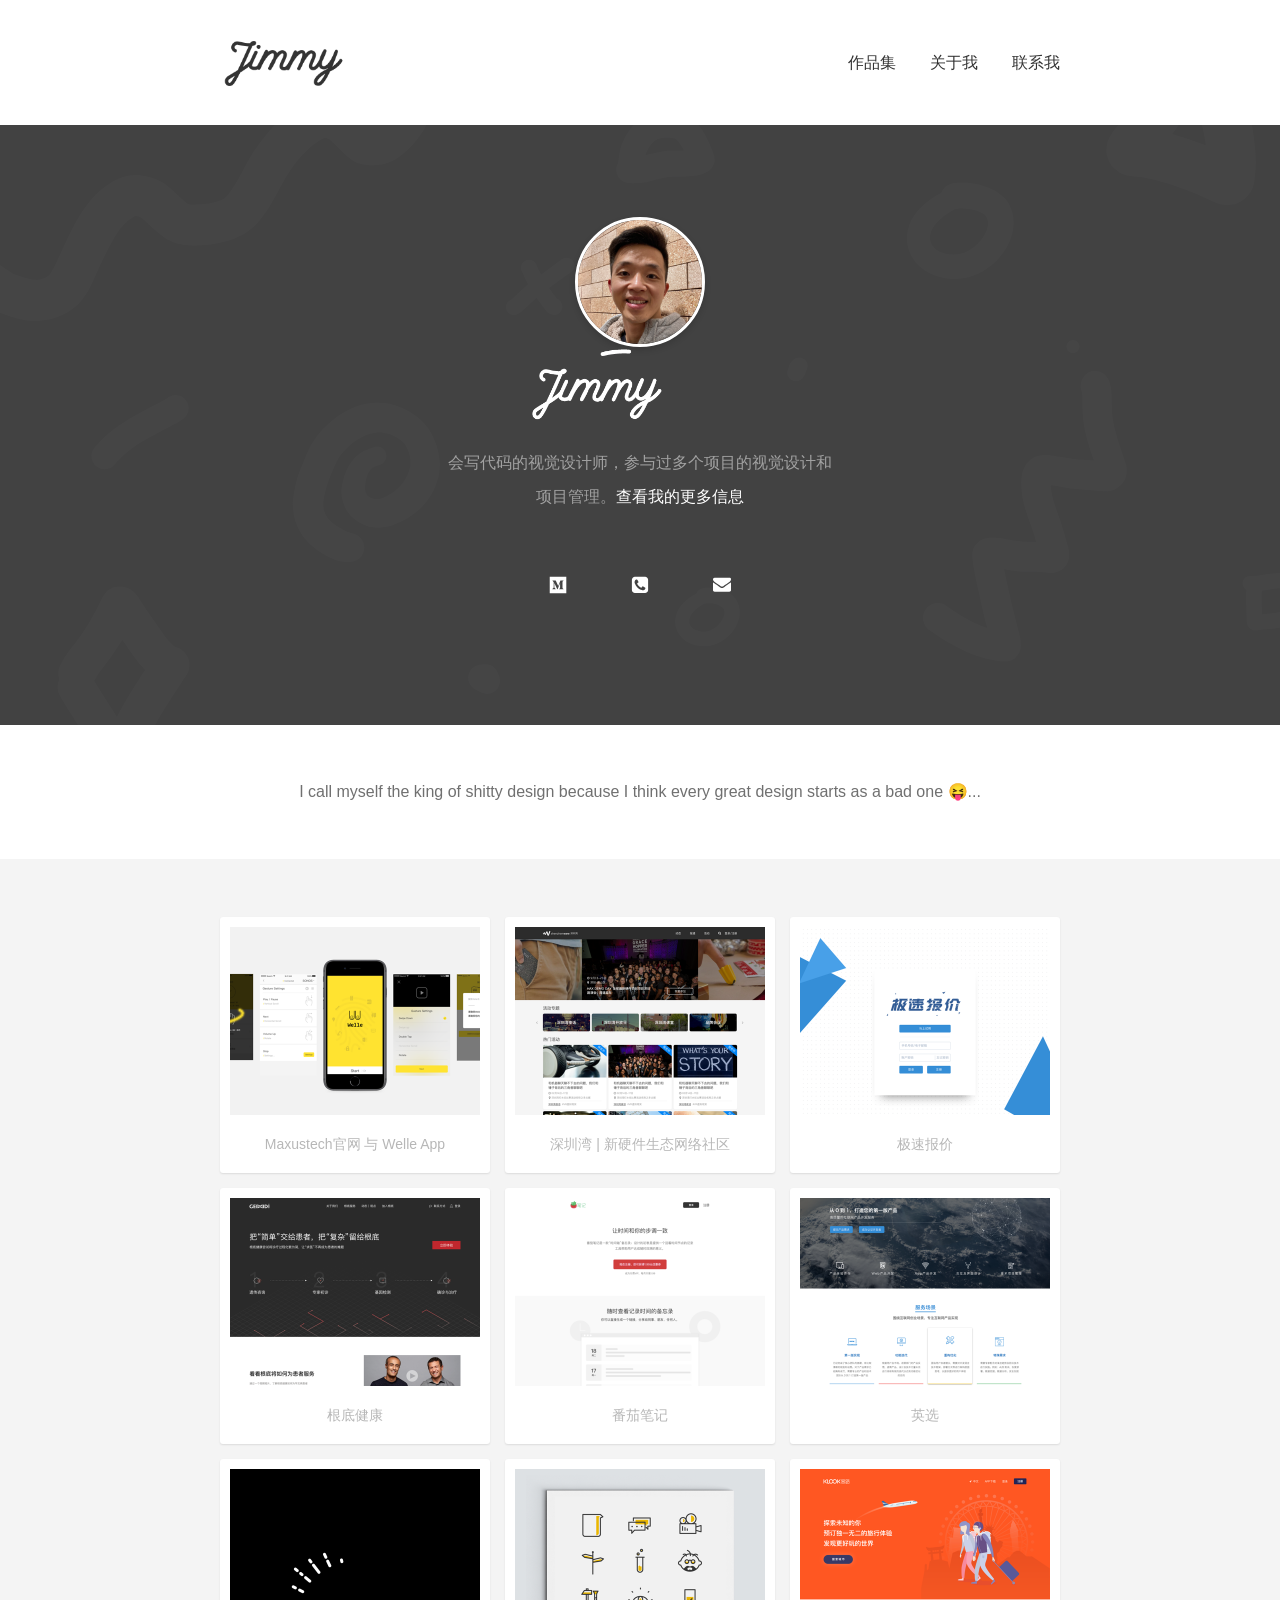
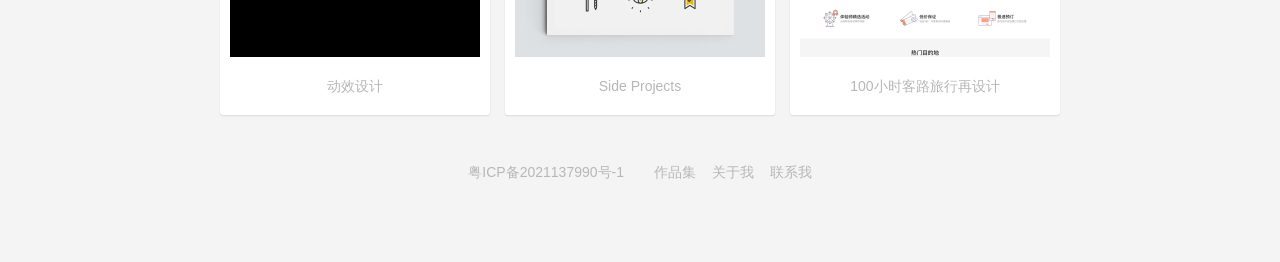
<file: index.html>
<!DOCTYPE html>
<!--  This site was created in Webflow. http://www.webflow.com  -->
<!--  Last Published: Sat Jun 30 2018 07:43:27 GMT+0000 (UTC)  -->
<html data-wf-page="5ac39432795e752371cf4cab" data-wf-site="5ac39432795e751831cf4caa">
<head>
  <meta charset="utf-8">
  <title>Jimmy Zhu Portfolio</title>
  <meta content="width=device-width, initial-scale=1" name="viewport">
  <meta content="Webflow" name="generator">
  <link href="css/normalize.css" rel="stylesheet" type="text/css">
  <link href="css/webflow.css" rel="stylesheet" type="text/css">
  <link href="css/jimmyzhu.webflow.css" rel="stylesheet" type="text/css">
  <!-- [if lt IE 9]><script src="https://cdnjs.cloudflare.com/ajax/libs/html5shiv/3.7.3/html5shiv.min.js" type="text/javascript"></script><![endif] -->
  <script type="text/javascript">!function(o,c){var n=c.documentElement,t=" w-mod-";n.className+=t+"js",("ontouchstart"in o||o.DocumentTouch&&c instanceof DocumentTouch)&&(n.className+=t+"touch")}(window,document);</script>
  <script>
    var _hmt = _hmt || [];
    (function() {
      var hm = document.createElement("script");
      hm.src = "https://hm.baidu.com/hm.js?6eb2033383451164c5e8b014e96b7ae5";
      var s = document.getElementsByTagName("script")[0]; 
      s.parentNode.insertBefore(hm, s);
    })();
  </script>
</head>
<body>
  <div class="navigation">
    <div class="pop_div" data-ix="pop-div"><img src="images/icon_close.svg" class="close" data-ix="closepopdiv">
      <ul class="popup_menu w-list-unstyled">
        <li class="popup_items"><a href="about.html" class="popup_link">关于我</a></li>
        <li class="popup_items"><a href="mailto:currentlyjimmy@163.com" class="popup_link">联系我</a></li>
      </ul>
    </div>
    <div class="wrapper">
      <div class="nav_div">
        <div class="logo"><a href="index.html" class="logo w--current"><img width="128" height="auto" src="images/googleFont02.png"></a></div>
        <ul class="nav_menu w-list-unstyled">
          <li class="nav_item"><a href="https://currentlyjimmy-blip.github.io/jimmy-portfolio/#casesSection" class="nav_link">作品集</a></li>
          <li class="nav_item"><a href="about.html" target="_blank" class="nav_link">关于我</a></li>
          <li class="nav_item"><a href="mailto:currentlyjimmy@163.com" class="nav_link">联系我</a></li>
        </ul><img src="images/icon_bars.svg" class="bars w-hidden-main w-hidden-medium w-hidden-small" data-ix="popdivclick"></div>
    </div>
  </div>
  <div class="hero"><img src="images/jimmy_pic2x.png" width="130" height="130" class="jimmy_pic">
    <h1 class="my_name"><img src="images/jimmyzhu-white.gif" width="220"></h1>
    <h2 class="jiandanjieshao w-hidden-small w-hidden-tiny">会写代码的视觉设计师，参与过多个项目的视觉设计和<br>项目管理。<a href="about.html" target="_blank" class="more"><span class="moretext">查看我的更多信息</span></a></h2>
    <h2 class="jiandanjieshao_2 w-hidden-main w-hidden-medium">会写代码的视觉设计师，参与过多个项目的视觉设计和项目管理。<a href="about.html" target="_blank" class="more"><span class="moretext">查看我的更多信息</span></a></h2><a href="https://medium.com/@jimmyboard" target="_blank" class="link_medium w-inline-block"><img src="images/medium.svg" width="18" height="18" class="icon_medium"></a><a href="tel:15814602831" class="link_phone w-inline-block"><img src="images/phone.svg" width="18" height="18" class="icon_phone"></a><a href="mailto:currentlyjimmy@163.com?subject=%E6%9D%A5%E8%87%AA%E4%BD%9C%E5%93%81%E9%9B%86%E7%9A%84%E9%82%AE%E4%BB%B6" class="link_email w-inline-block"><img src="images/email.svg" width="18" height="18" class="icon_email"></a></div>
  <div class="intro">
    <div class="wrapper">
      <div class="introtext">I call myself the king of shitty design because I think every great design starts as a bad one 😝...</div>
    </div>
  </div>
  <div id="casesSection" class="cases">
    <div class="wrapper">
      <div class="row1st w-row">
        <div class="column w-col w-col-4">
          <a target="_blank" href="cases/welle.html" class="linkcasethumbnail w-inline-block">
            <div class="casethumbnail"><img src="images/wellePreview2x.png" class="thumbnailimage">
              <h6 class="thumbnailtext">Maxustech官网 与 Welle App</h6>
            </div>
          </a>
        </div>
        <div class="column-2 w-col w-col-4">
          <a target="_blank" href="cases/shenzhenware.html" class="linkcasethumbnail w-inline-block">
            <div class="casethumbnail"><img src="images/shenzhenwarePreview2x.png" class="thumbnailimage">
              <h6 class="thumbnailtext">深圳湾 | 新硬件生态网络社区</h6>
            </div>
          </a>
        </div>
        <div class="column-3 w-col w-col-4">
          <a target="_blank" href="cases/pricing.html" class="linkcasethumbnail w-inline-block">
            <div class="casethumbnail"><img src="images/pricingPreview2x.png" class="thumbnailimage">
              <h6 class="thumbnailtext">极速报价</h6>
            </div>
          </a>
        </div>
      </div>
      <div class="row2nd w-row">
        <div class="column w-col w-col-4">
          <a target="_blank" href="cases/gendime.html" class="linkcasethumbnail w-inline-block">
            <div class="casethumbnail"><img src="images/gendiPreview2x.png" class="thumbnailimage">
              <h6 class="thumbnailtext">根底健康</h6>
            </div>
          </a>
        </div>
        <div class="column-2 w-col w-col-4">
          <a target="_blank" href="cases/tomatonotes.html" class="linkcasethumbnail w-inline-block">
            <div class="casethumbnail"><img src="images/tomatonotesPreview2x.png" class="thumbnailimage">
              <h6 class="thumbnailtext">番茄笔记</h6>
            </div>
          </a>
        </div>
        <div class="column-3 w-col w-col-4">
          <a target="_blank" href="cases/linktion.html" class="linkcasethumbnail w-inline-block">
            <div class="casethumbnail"><img src="images/linktionPreview2x.png" class="thumbnailimage">
              <h6 class="thumbnailtext">英选</h6>
            </div>
          </a>
        </div>
      </div>
      <div class="row2nd w-row">
        <div class="column w-col w-col-4">
          <a target="_blank" href="cases/motion-graphics.html" class="linkcasethumbnail w-inline-block">
            <div class="casethumbnail"><img src="images/rays-500.gif" class="thumbnailimage">
              <h6 class="thumbnailtext">动效设计</h6>
            </div>
          </a>
        </div>
        <div class="column-2 w-col w-col-4">
          <a target="_blank" href="cases/side-projects.html" class="linkcasethumbnail w-inline-block">
            <div class="casethumbnail"><img src="images/illustrationPreview2x.png" class="thumbnailimage">
              <h6 class="thumbnailtext">Side Projects</h6>
            </div>
          </a>
        </div>
        <div class="column-3 w-col w-col-4">
          <a target="_blank" href="cases/klook.html" class="linkcasethumbnail w-inline-block">
            <div class="casethumbnail"><img src="images/klookPreview2x.png" class="thumbnailimage">
              <h6 class="thumbnailtext">100小时客路旅行再设计</h6>
            </div>
          </a>
        </div>
      </div>
    </div>
  </div>
  <div class="footer">
    <div class="footerwrapper">
      <div class="footertext _1st"><a href="https://beian.miit.gov.cn" target="_blank" class="footerlink">粤ICP备2021137990号-1</a></div>
      <div class="footertext"><a href="https://currentlyjimmy-blip.github.io/jimmy-portfolio/#casesSection" class="footerlink">作品集</a></div>
      <div class="footertext"><a href="about.html" target="_blank" class="footerlink _3rd">关于我</a></div>
      <div class="footertext"><a href="mailto:jimmyboard@163.com" class="footerlink">联系我</a></div>
    </div>
  </div>
  <script src="js/jquery-3.3.1.min.js" type="text/javascript"></script>
  <script src="js/webflow.js" type="text/javascript"></script>
  <!-- [if lte IE 9]><script src="https://cdnjs.cloudflare.com/ajax/libs/placeholders/3.0.2/placeholders.min.js"></script><![endif] -->
</body>
</html>
</file>
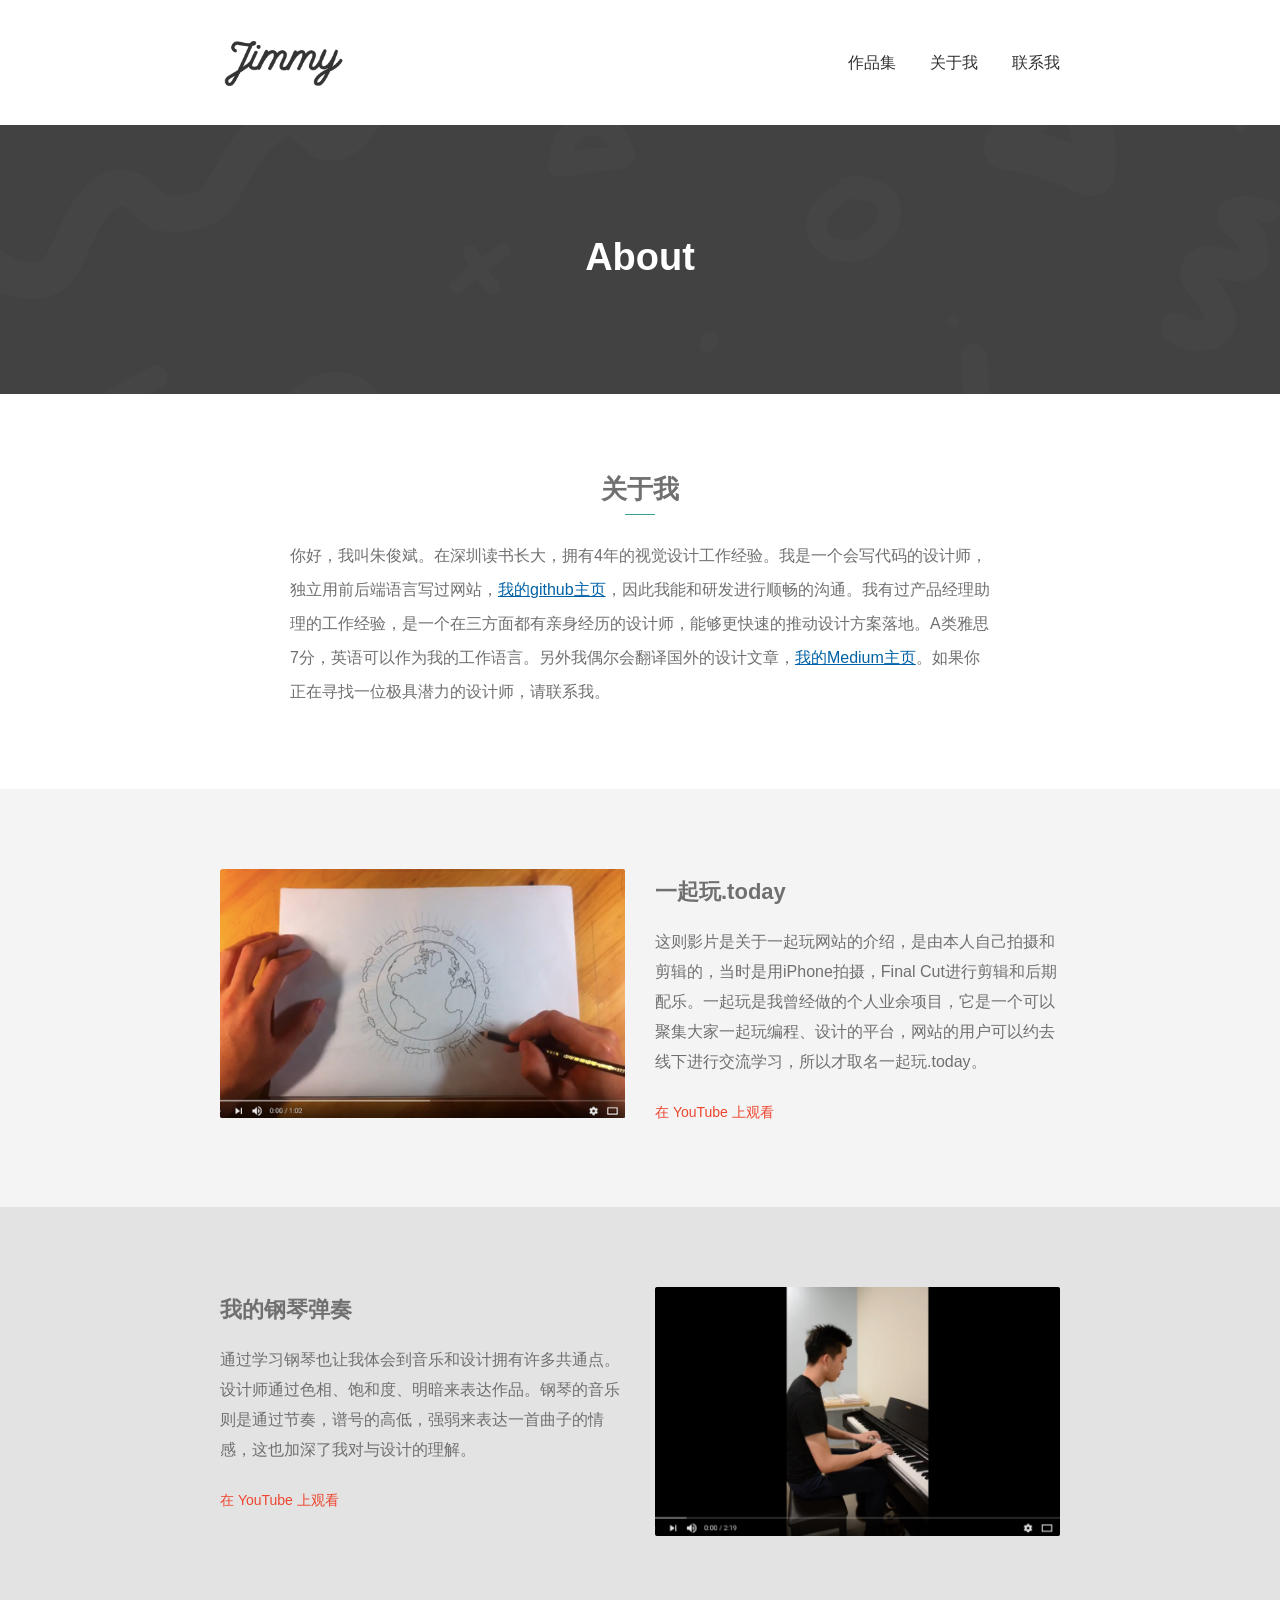
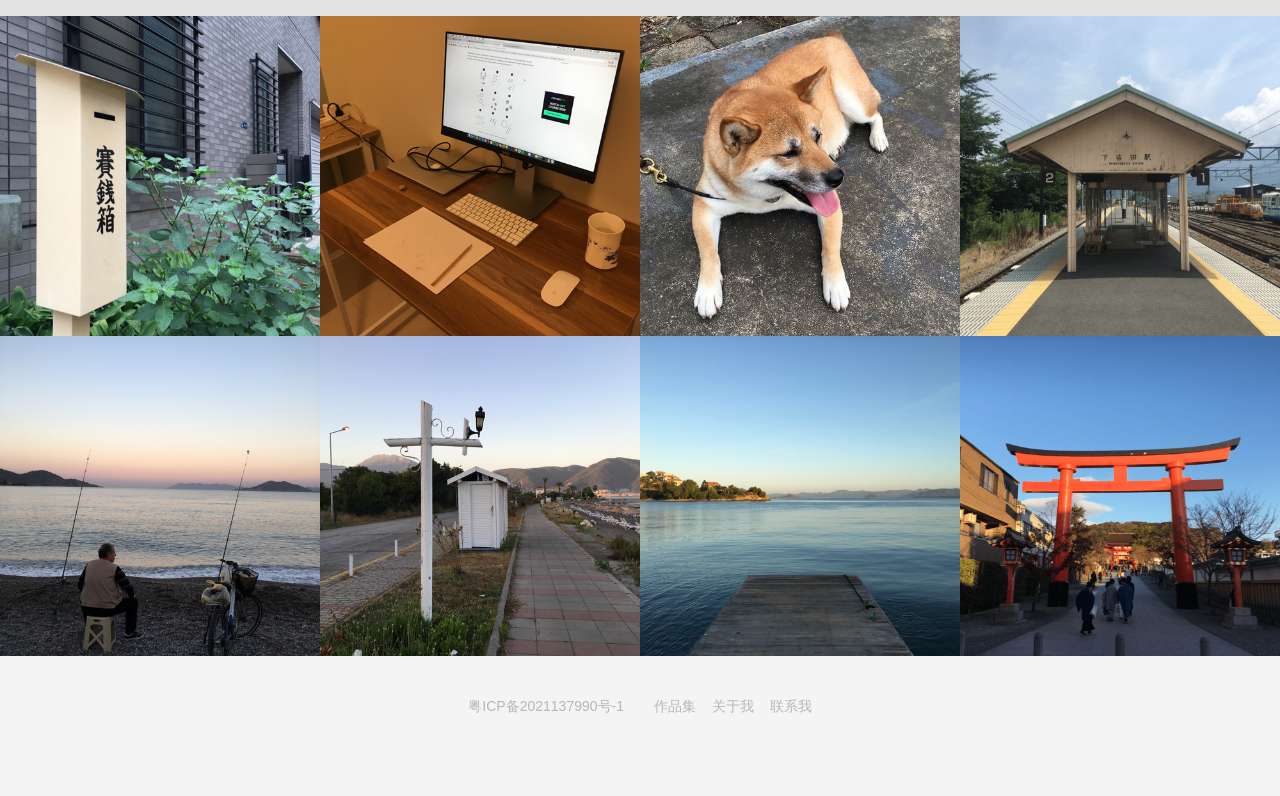
<file: about.html>
<!DOCTYPE html>
<!--  This site was created in Webflow. http://www.webflow.com  -->
<!--  Last Published: Sat Jun 30 2018 07:43:27 GMT+0000 (UTC)  -->
<html data-wf-page="5ad36300d923b94884c6e1f0" data-wf-site="5ac39432795e751831cf4caa">
<head>
  <meta charset="utf-8">
  <title>about</title>
  <meta content="about" property="og:title">
  <meta content="width=device-width, initial-scale=1" name="viewport">
  <meta content="Webflow" name="generator">
  <link href="css/normalize.css" rel="stylesheet" type="text/css">
  <link href="css/webflow.css" rel="stylesheet" type="text/css">
  <link href="css/jimmyzhu.webflow.css" rel="stylesheet" type="text/css">
  <!-- [if lt IE 9]><script src="https://cdnjs.cloudflare.com/ajax/libs/html5shiv/3.7.3/html5shiv.min.js" type="text/javascript"></script><![endif] -->
  <script type="text/javascript">!function(o,c){var n=c.documentElement,t=" w-mod-";n.className+=t+"js",("ontouchstart"in o||o.DocumentTouch&&c instanceof DocumentTouch)&&(n.className+=t+"touch")}(window,document);</script>
  <script>
    var _hmt = _hmt || [];
    (function() {
      var hm = document.createElement("script");
      hm.src = "https://hm.baidu.com/hm.js?6eb2033383451164c5e8b014e96b7ae5";
      var s = document.getElementsByTagName("script")[0]; 
      s.parentNode.insertBefore(hm, s);
    })();
  </script>
</head>
<body>
  <div class="navigation">
    <div class="pop_div" data-ix="pop-div"><img src="images/icon_close.svg" class="close" data-ix="closepopdiv">
      <ul class="popup_menu w-list-unstyled">
        <li class="popup_items"><a href="https://currentlyjimmy-blip.github.io/jimmy-portfolio/#casesSection" class="popup_link">作品集</a></li>
        <li class="popup_items"><a href="about.html" class="popup_link w--current">关于我</a></li>
        <li class="popup_items"><a href="mailto:currentlyjimmy@163.com" class="popup_link">联系我</a></li>
      </ul>
    </div>
    <div class="wrapper">
      <div class="nav_div">
        <div class="logo"><a href="index.html" class="logo w--current"><img width="128" height="auto" src="images/googleFont02.png"></a></div>
        <ul class="nav_menu w-list-unstyled">
          <li class="nav_item"><a href="https://currentlyjimmy-blip.github.io/jimmy-portfolio/#casesSection" class="nav_link">作品集</a></li>
          <li class="nav_item"><a href="about.html" target="_blank" class="nav_link w--current">关于我</a></li>
          <li class="nav_item"><a href="mailto:currentlyjimmy@163.com" class="nav_link">联系我</a></li>
        </ul><img src="images/icon_bars.svg" class="bars w-hidden-main w-hidden-medium w-hidden-small" data-ix="popdivclick"></div>
    </div>
  </div>
  <div class="heroabout">
    <h1 class="detailtitle">About</h1>
  </div>
  <div class="myexperience">
    <div class="wrappermye">
      <h3 class="myexperiencetext">关于我</h3>
      <div class="greenborder"></div>
      <!-- <div class="experiencetext">2016年的我开始自学做设计，通过Youtube、Teamtreehouse获得相关理论知识。同时我也开始自学代码，并独立用Python和PHP写过两个网站：1、yiqiwan.today 此网站是个人业余项目，目的是聚集陌生人一起玩编程和设计，约去线下进行交流学习。2、chntid.com 是我帮一位好朋友的公司写的网站，由于之后公司的业务方向转型，目前网站已经下线。可访问我的github查看源代码：<a href="https://github.com/jimmyboard" target="_blank" class="link">https://github.com/jimmyboard</a></div> -->
      <div class="experiencetext" style="text-align: left;">你好，我叫朱俊斌。在深圳读书长大，拥有4年的视觉设计工作经验。我是一个会写代码的设计师，独立用前后端语言写过网站，<a href="https://github.com/jimmyboard" target="_blank" class="link" style="color: #0062A6;text-decoration: underline;">我的github主页</a>，因此我能和研发进行顺畅的沟通。我有过产品经理助理的工作经验，是一个在三方面都有亲身经历的设计师，能够更快速的推动设计方案落地。A类雅思7分，英语可以作为我的工作语言。另外我偶尔会翻译国外的设计文章，<a href="https://medium.com/@jimmyboard" target="_blank" class="link" style="color: #0062A6;text-decoration: underline;">我的Medium主页</a>。如果你正在寻找一位极具潜力的设计师，请联系我。</a></div>
      <p class="paragraph-3"></p>
    </div>
  </div>
  <div class="yiqiwans">
    <div class="wrapper">
      <div class="yqwrow w-row">
        <div class="col1 w-col w-col-6"><a href="https://www.youtube.com/watch?v=z0DWobcI9xc&amp;t=1s" target="_blank" class="linkyt w-inline-block"><img src="images/yiqiwan2x.png" srcset="images/yiqiwan2x-p-500.png 500w, images/yiqiwan2x-p-800.png 800w, images/yiqiwan2x.png 840w" sizes="(max-width: 479px) 92vw, (max-width: 767px) 95vw, (max-width: 991px) 46vw, 405px" class="yiqiwanimage"></a></div>
        <div class="col2 w-col w-col-6">
          <h3 class="yiqiwantitle">一起玩.today</h3>
          <div class="yiqiwandetail">这则影片是关于一起玩网站的介绍，是由本人自己拍摄和剪辑的，当时是用iPhone拍摄，Final Cut进行剪辑和后期配乐。一起玩是我曾经做的个人业余项目，它是一个可以聚集大家一起玩编程、设计的平台，网站的用户可以约去线下进行交流学习，所以才取名一起玩.today。</div>
          <div class="linkyoutube"><a href="https://www.youtube.com/watch?v=z0DWobcI9xc&amp;t=1s" target="_blank" class="linkyt">在 YouTube 上观看</a></div>
        </div>
      </div>
    </div>
  </div>
  <div class="pianos">
    <div class="wrapper">
      <div class="pianorow w-hidden-small w-hidden-tiny w-row">
        <div class="col1 w-col w-col-6">
          <h3 class="yiqiwantitle">我的钢琴弹奏</h3>
          <div class="yiqiwandetail">通过学习钢琴也让我体会到音乐和设计拥有许多共通点。设计师通过色相、饱和度、明暗来表达作品。钢琴的音乐则是通过节奏，谱号的高低，强弱来表达一首曲子的情感，这也加深了我对与设计的理解。</div>
          <div class="linkyoutube"><a href="https://www.youtube.com/watch?v=-Sae8A3K7ZE" target="_blank" class="linkyt">在 YouTube 上观看</a></div>
        </div>
        <div class="col2 w-col w-col-6"><a href="https://www.youtube.com/watch?v=-Sae8A3K7ZE" target="_blank" class="linkyt w-inline-block"><img src="images/piano2x.png" srcset="images/piano2x-p-500.png 500w, images/piano2x-p-800.png 800w, images/piano2x.png 840w" sizes="(max-width: 767px) 100vw, (max-width: 991px) 46vw, 405px" class="yiqiwanimage"></a></div>
      </div>
      <div class="pianorowformobile w-hidden-main w-hidden-medium w-row">
        <div class="col1 w-col w-col-6"><a href="https://www.youtube.com/watch?v=-Sae8A3K7ZE" target="_blank" class="linkyt w-inline-block"><img src="images/piano2x.png" srcset="images/piano2x-p-500.png 500w, images/piano2x-p-800.png 800w, images/piano2x.png 840w" sizes="(max-width: 479px) 92vw, (max-width: 767px) 95vw, 100vw" class="yiqiwanimage"></a></div>
        <div class="col2 w-col w-col-6">
          <h3 class="yiqiwantitle">我的钢琴弹奏</h3>
          <div class="yiqiwandetail">通过学习钢琴也让我体会到音乐和设计拥有许多共通点。设计师通过色相、饱和度、明暗来表达作品。钢琴的音乐则是通过节奏，谱号的高低，强弱来表达一首曲子的情感，这也加深了我对与设计的理解。</div>
          <div class="linkyoutube"><a href="https://www.youtube.com/watch?v=-Sae8A3K7ZE" target="_blank" class="linkyt">在 YouTube 上观看</a></div>
        </div>
      </div>
    </div>
  </div>
  <div class="photoes">
    <div class="photoesabout w-row">
      <div class="lastphotoe w-col w-col-3 w-col-small-6 w-col-tiny-6"><img src="images/p1st2x.png" srcset="images/p1st2x-p-500.png 500w, images/p1st2x.png 720w" sizes="(max-width: 767px) 50vw, 25vw"></div>
      <div class="lastphotoe w-col w-col-3 w-col-small-6 w-col-tiny-6"><img src="images/p2nd2x.png" srcset="images/p2nd2x-p-500.png 500w, images/p2nd2x.png 720w" sizes="(max-width: 767px) 50vw, 25vw"></div>
      <div class="lastphotoe w-col w-col-3 w-col-small-6 w-col-tiny-6"><img src="images/p3rd2x.jpg" srcset="images/p3rd2x-p-500.jpeg 500w, images/p3rd2x.jpg 720w" sizes="(max-width: 767px) 50vw, 25vw"></div>
      <div class="lastphotoe w-col w-col-3 w-col-small-6 w-col-tiny-6"><img src="images/p4th2x.png" srcset="images/p4th2x-p-500.png 500w, images/p4th2x.png 720w" sizes="(max-width: 767px) 50vw, 25vw"></div>
    </div>
    <div class="photoesabout w-row">
      <div class="lastphotoe w-col w-col-3 w-col-small-6 w-col-tiny-6"><img src="images/p5th2x.png" srcset="images/p5th2x-p-500.png 500w, images/p5th2x.png 720w" sizes="(max-width: 767px) 50vw, 25vw"></div>
      <div class="lastphotoe w-col w-col-3 w-col-small-6 w-col-tiny-6"><img src="images/p6th2x.png" srcset="images/p6th2x-p-500.png 500w, images/p6th2x.png 720w" sizes="(max-width: 767px) 50vw, 25vw"></div>
      <div class="lastphotoe w-col w-col-3 w-col-small-6 w-col-tiny-6"><img src="images/p7th2x.png" srcset="images/p7th2x-p-500.png 500w, images/p7th2x.png 720w" sizes="(max-width: 767px) 50vw, 25vw"></div>
      <div class="lastphotoe w-col w-col-3 w-col-small-6 w-col-tiny-6"><img src="images/p8th2x.png" srcset="images/p8th2x-p-500.png 500w, images/p8th2x.png 720w" sizes="(max-width: 767px) 50vw, 25vw"></div>
    </div>
  </div>
  <div class="footer">
    <div class="footerwrapper">
      <div class="footertext _1st"><a href="https://beian.miit.gov.cn" target="_blank" class="footerlink">粤ICP备2021137990号-1</a></div>
      <div class="footertext"><a href="https://currentlyjimmy-blip.github.io/jimmy-portfolio/#casesSection" class="footerlink">作品集</a></div>
      <div class="footertext"><a href="about.html" target="_blank" class="footerlink _3rd w--current">关于我</a></div>
      <div class="footertext"><a href="mailto:currentlyjimmy@163.com" class="footerlink">联系我</a></div>
    </div>
  </div>
  <script src="js/jquery-3.3.1.min.js" type="text/javascript"></script>
  <script src="js/webflow.js" type="text/javascript"></script>
  <!-- [if lte IE 9]><script src="https://cdnjs.cloudflare.com/ajax/libs/placeholders/3.0.2/placeholders.min.js"></script><![endif] -->
</body>
</html>
</file>
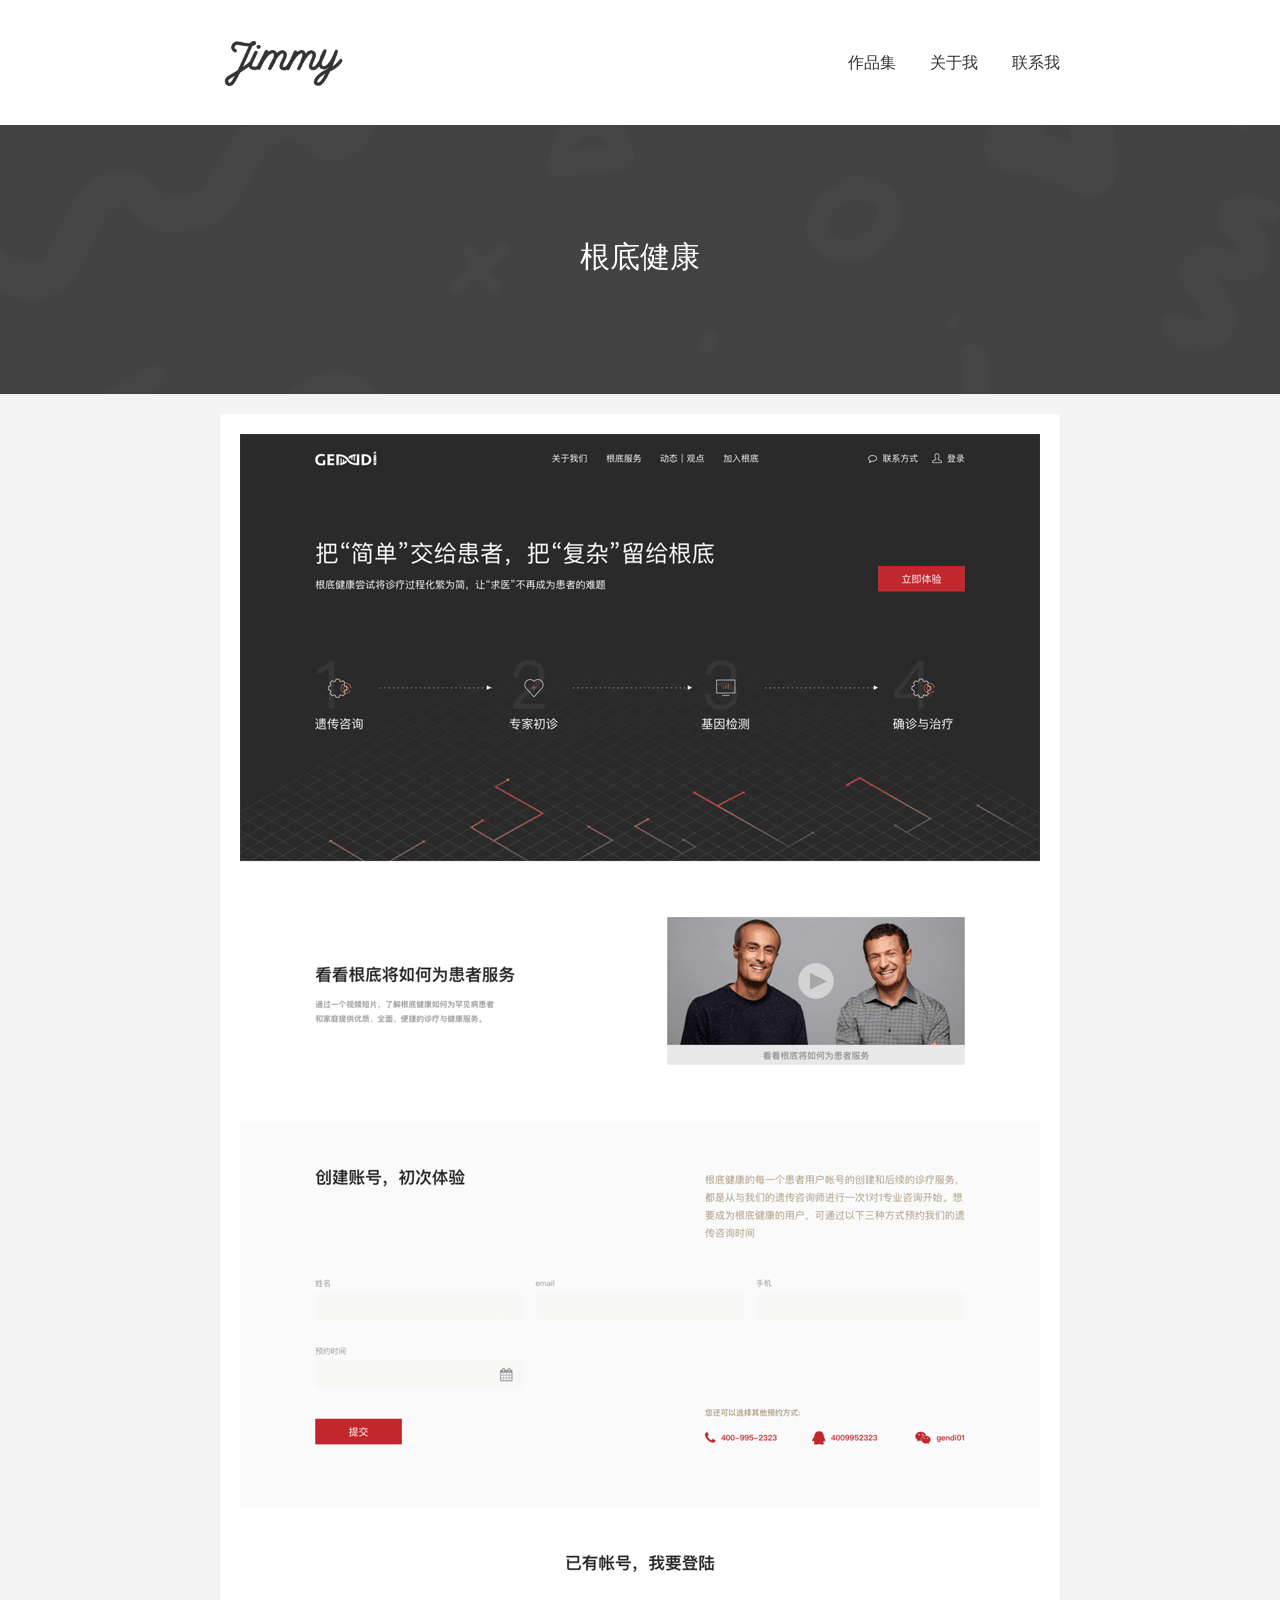
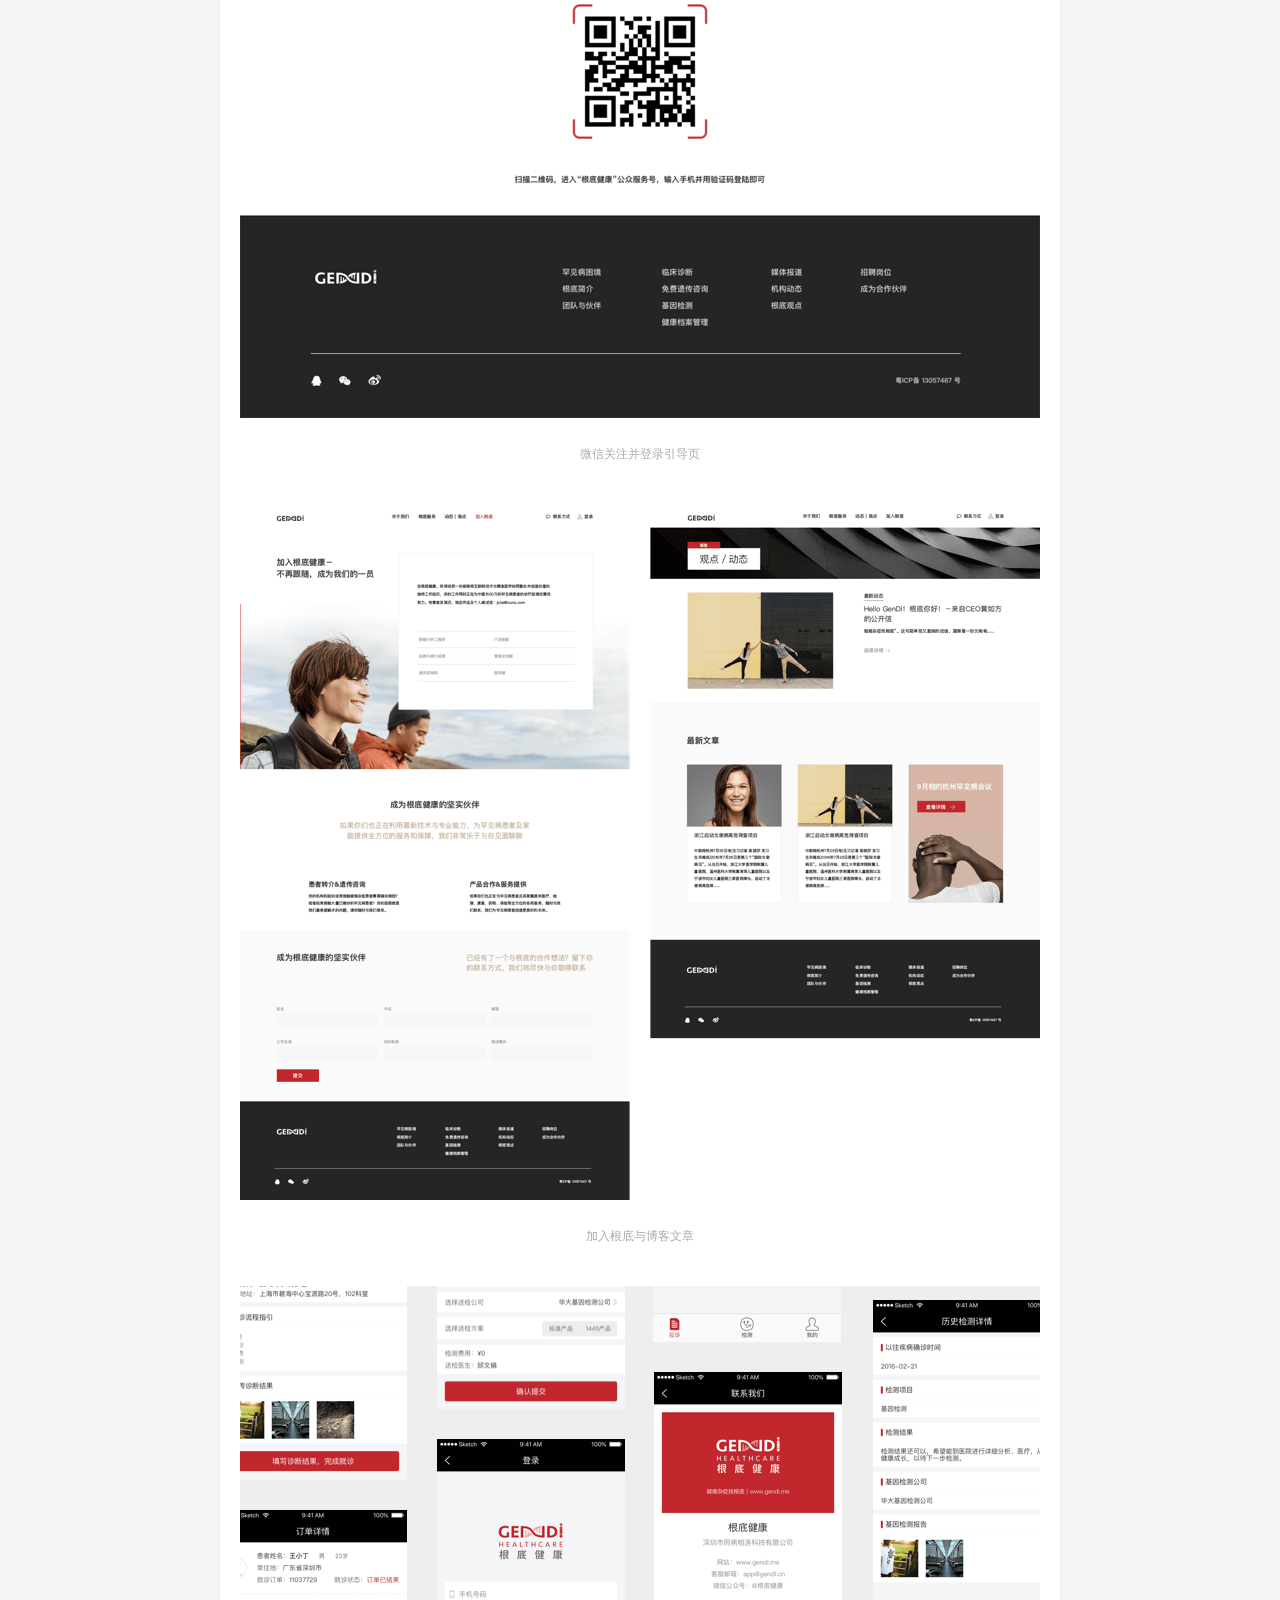
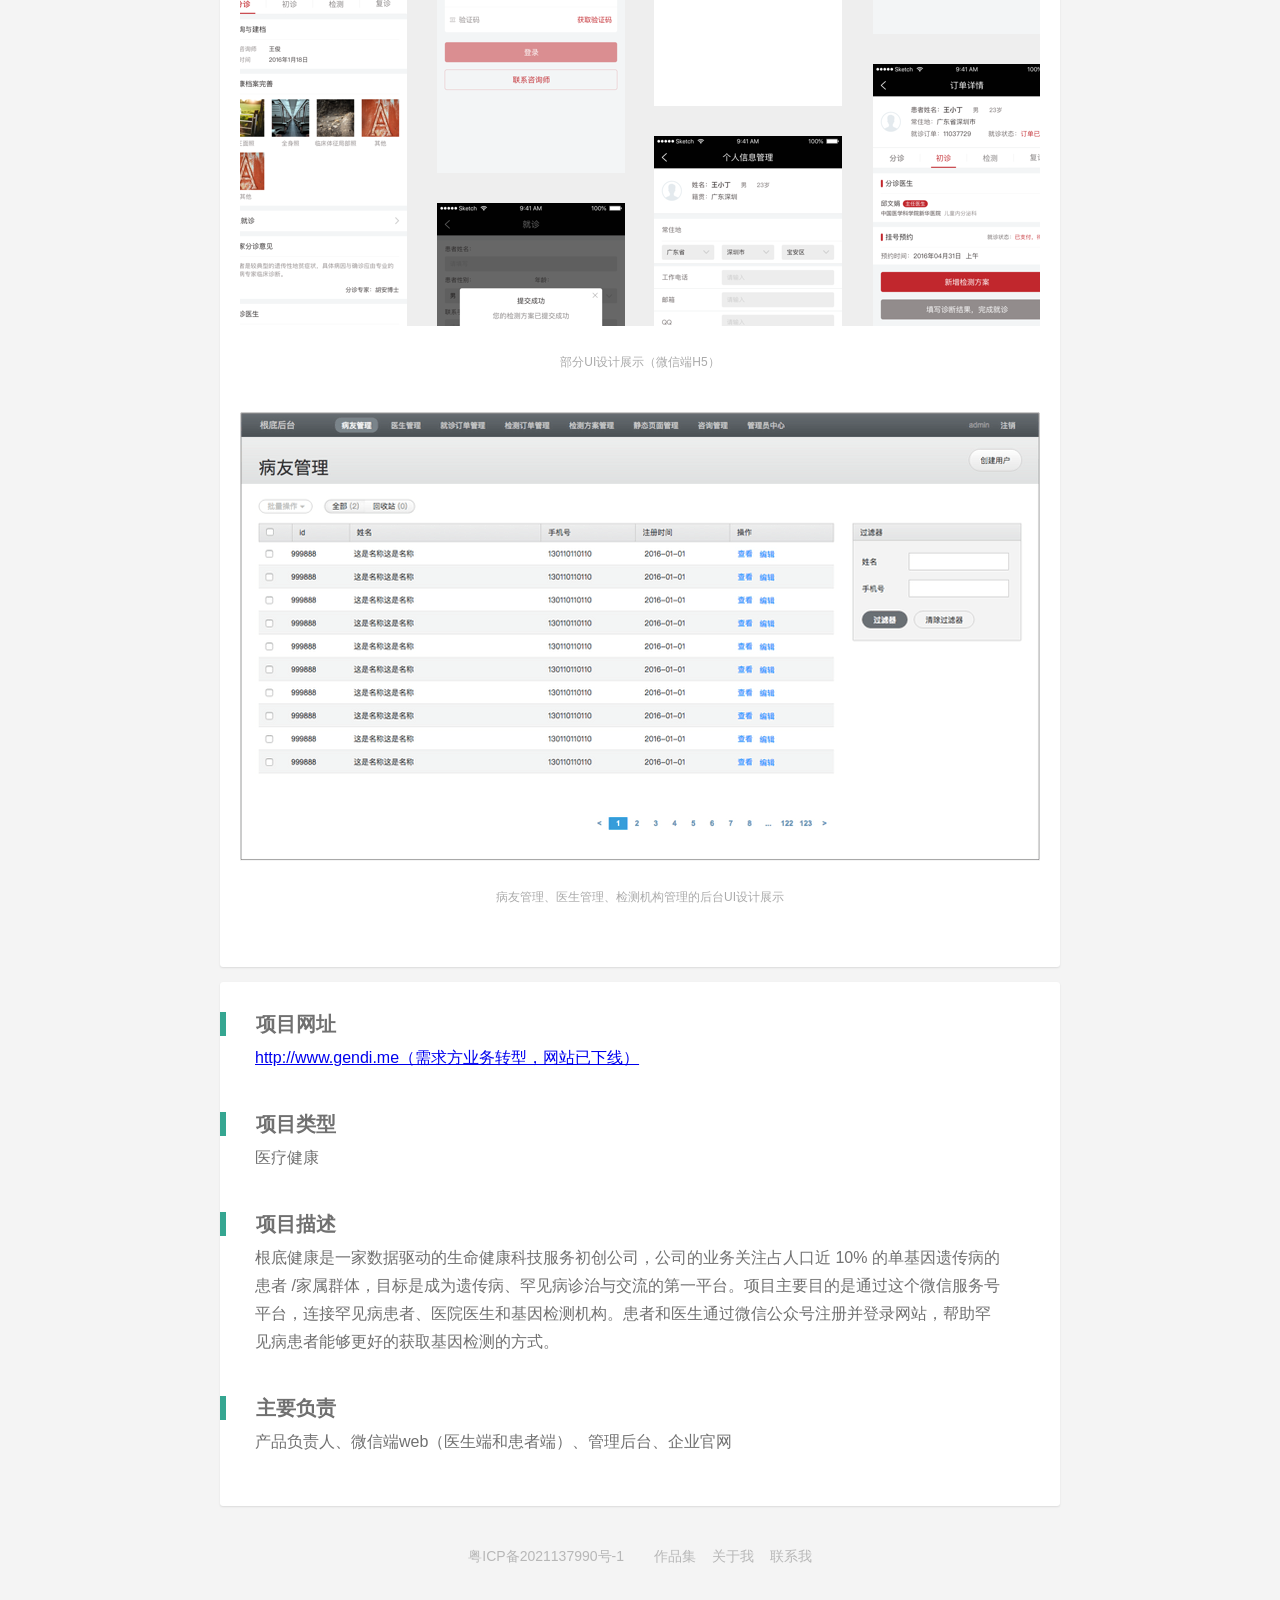
<file: cases/gendime.html>
<!DOCTYPE html>
<!--  This site was created in Webflow. http://www.webflow.com  -->
<!--  Last Published: Sat Jun 30 2018 07:43:27 GMT+0000 (UTC)  -->
<html data-wf-page="5b0e0035c0ec47189e465e59" data-wf-site="5ac39432795e751831cf4caa">
<head>
  <meta charset="utf-8">
  <title>gendime</title>
  <meta content="gendime" property="og:title">
  <meta content="width=device-width, initial-scale=1" name="viewport">
  <meta content="Webflow" name="generator">
  <link href="../css/normalize.css" rel="stylesheet" type="text/css">
  <link href="../css/webflow.css" rel="stylesheet" type="text/css">
  <link href="../css/jimmyzhu.webflow.css" rel="stylesheet" type="text/css">
  <!-- [if lt IE 9]><script src="https://cdnjs.cloudflare.com/ajax/libs/html5shiv/3.7.3/html5shiv.min.js" type="text/javascript"></script><![endif] -->
  <script type="text/javascript">!function(o,c){var n=c.documentElement,t=" w-mod-";n.className+=t+"js",("ontouchstart"in o||o.DocumentTouch&&c instanceof DocumentTouch)&&(n.className+=t+"touch")}(window,document);</script>
  <script>
    var _hmt = _hmt || [];
    (function() {
      var hm = document.createElement("script");
      hm.src = "https://hm.baidu.com/hm.js?6eb2033383451164c5e8b014e96b7ae5";
      var s = document.getElementsByTagName("script")[0]; 
      s.parentNode.insertBefore(hm, s);
    })();
  </script>
</head>
<body>
  <div class="navigation">
    <div class="pop_div" data-ix="pop-div"><img src="../images/icon_close.svg" class="close" data-ix="closepopdiv">
      <ul class="popup_menu w-list-unstyled">
        <li class="popup_items"><a href="https://currentlyjimmy-blip.github.io/jimmy-portfolio/#casesSection" class="popup_link">作品集</a></li>
        <li class="popup_items"><a href="../about.html" class="popup_link">关于我</a></li>
        <li class="popup_items"><a href="mailto:currentlyjimmy@163.com" class="popup_link">联系我</a></li>
      </ul>
    </div>
    <div class="wrapper">
      <div class="nav_div">
        <div class="logo"><a href="../index.html" class="logo w--current"><img width="128" height="auto" src="../images/googleFont02.png"></a></div>
        <ul class="nav_menu w-list-unstyled">
          <li class="nav_item"><a href="https://currentlyjimmy-blip.github.io/jimmy-portfolio/#casesSection" class="nav_link">作品集</a></li>
          <li class="nav_item"><a href="../about.html" target="_blank" class="nav_link">关于我</a></li>
          <li class="nav_item"><a href="mailto:currentlyjimmy@163.com" class="nav_link">联系我</a></li>
        </ul><img src="../images/icon_bars.svg" class="bars w-hidden-main w-hidden-medium w-hidden-small" data-ix="popdivclick"></div>
    </div>
  </div>
  <div class="herocasetitle">
    <h1 class="detailcasetitle detailcasetitleformobile">根底健康</h1>
    <!-- <div class="whiteborder"></div> -->
    <!-- <div class="text-block">2019.08 - 2019.10</div> -->
  </div>
  <div class="showcase">
    <div class="wrapper">
      <div class="bigwhiteborder"><img src="../images/gendi01.png" srcset="../images/gendi01-p-500.png 500w, ../images/gendi01.png 800w" sizes="(max-width: 479px) 90vw, (max-width: 879px) 91vw, 800px" class="fimage">
        <p class="casesdescription">微信关注并登录引导页</p><img src="../images/gendi03.png" class="nimage">
        <p class="casesdescription">加入根底与博客文章</p><img src="../images/gendi_wechat.png" srcset="../images/gendi_wechat-p-500.png 500w, ../images/gendi_wechat.png 800w" sizes="(max-width: 479px) 90vw, (max-width: 879px) 91vw, 800px" class="nimage">
        <p class="casesdescription">部分UI设计展示（微信端H5）</p><img src="../images/gendi_web.png" srcset="../images/gendi_web-p-500.png 500w, ../images/gendi_web-p-800.png 800w, ../images/gendi_web.png 802w" sizes="(max-width: 479px) 90vw, (max-width: 991px) 91vw, 800px" class="nimage">
        <p class="casesdescription">病友管理、医生管理、检测机构管理的后台UI设计展示</p>
      </div>
    </div>
  </div>
  <div class="casedescription">
    <div class="wrapper">
      <div class="casedetail">
        <div class="margindetail"></div>
        <h4 class="detail1st">项目网址</h4>
        <p class="detailtextfordesktop w-hidden-tiny"><a href="http://www.gendi.me" target="_blank">http://www.gendi.me（需求方业务转型，网站已下线）</a></p>
        <p class="detailtextformobile w-hidden-main w-hidden-medium w-hidden-small"><a href="http://www.gendi.me/" target="_blank">http://www.gendi.me/（需求方业务转型，网站已下线）</a></p>
        <h4 class="detail2nd">项目类型</h4>
        <p class="detailtext">医疗健康</p>
        <h4 class="detail2nd">项目描述</h4>
        <p class="detailtext">根底健康是一家数据驱动的生命健康科技服务初创公司，公司的业务关注占人口近 10% 的单基因遗传病的患者 /家属群体，目标是成为遗传病、罕见病诊治与交流的第一平台。项目主要目的是通过这个微信服务号平台，连接罕见病患者、医院医生和基因检测机构。患者和医生通过微信公众号注册并登录网站，帮助罕见病患者能够更好的获取基因检测的方式。</p>
        <h4 class="detail2nd">主要负责</h4>
        <p class="detailtext detailtextlast">产品负责人、微信端web（医生端和患者端）、管理后台、企业官网</p>
      </div>
    </div>
  </div>
  <div class="footer">
    <div class="footerwrapper">
      <div class="footertext _1st"><a href="https://beian.miit.gov.cn" target="_blank" class="footerlink">粤ICP备2021137990号-1</a></div>
      <div class="footertext"><a href="https://currentlyjimmy-blip.github.io/jimmy-portfolio/#casesSection" class="footerlink">作品集</a></div>
      <div class="footertext"><a href="../about.html" target="_blank" class="footerlink _3rd">关于我</a></div>
      <div class="footertext"><a href="mailto:currentlyjimmy@163.com" class="footerlink">联系我</a></div>
    </div>
  </div>
  <script src="../js/jquery-3.3.1.min.js" type="text/javascript"></script>
  <script src="../js/webflow.js" type="text/javascript"></script>
  <!-- [if lte IE 9]><script src="https://cdnjs.cloudflare.com/ajax/libs/placeholders/3.0.2/placeholders.min.js"></script><![endif] -->
</body>
</html>
</file>
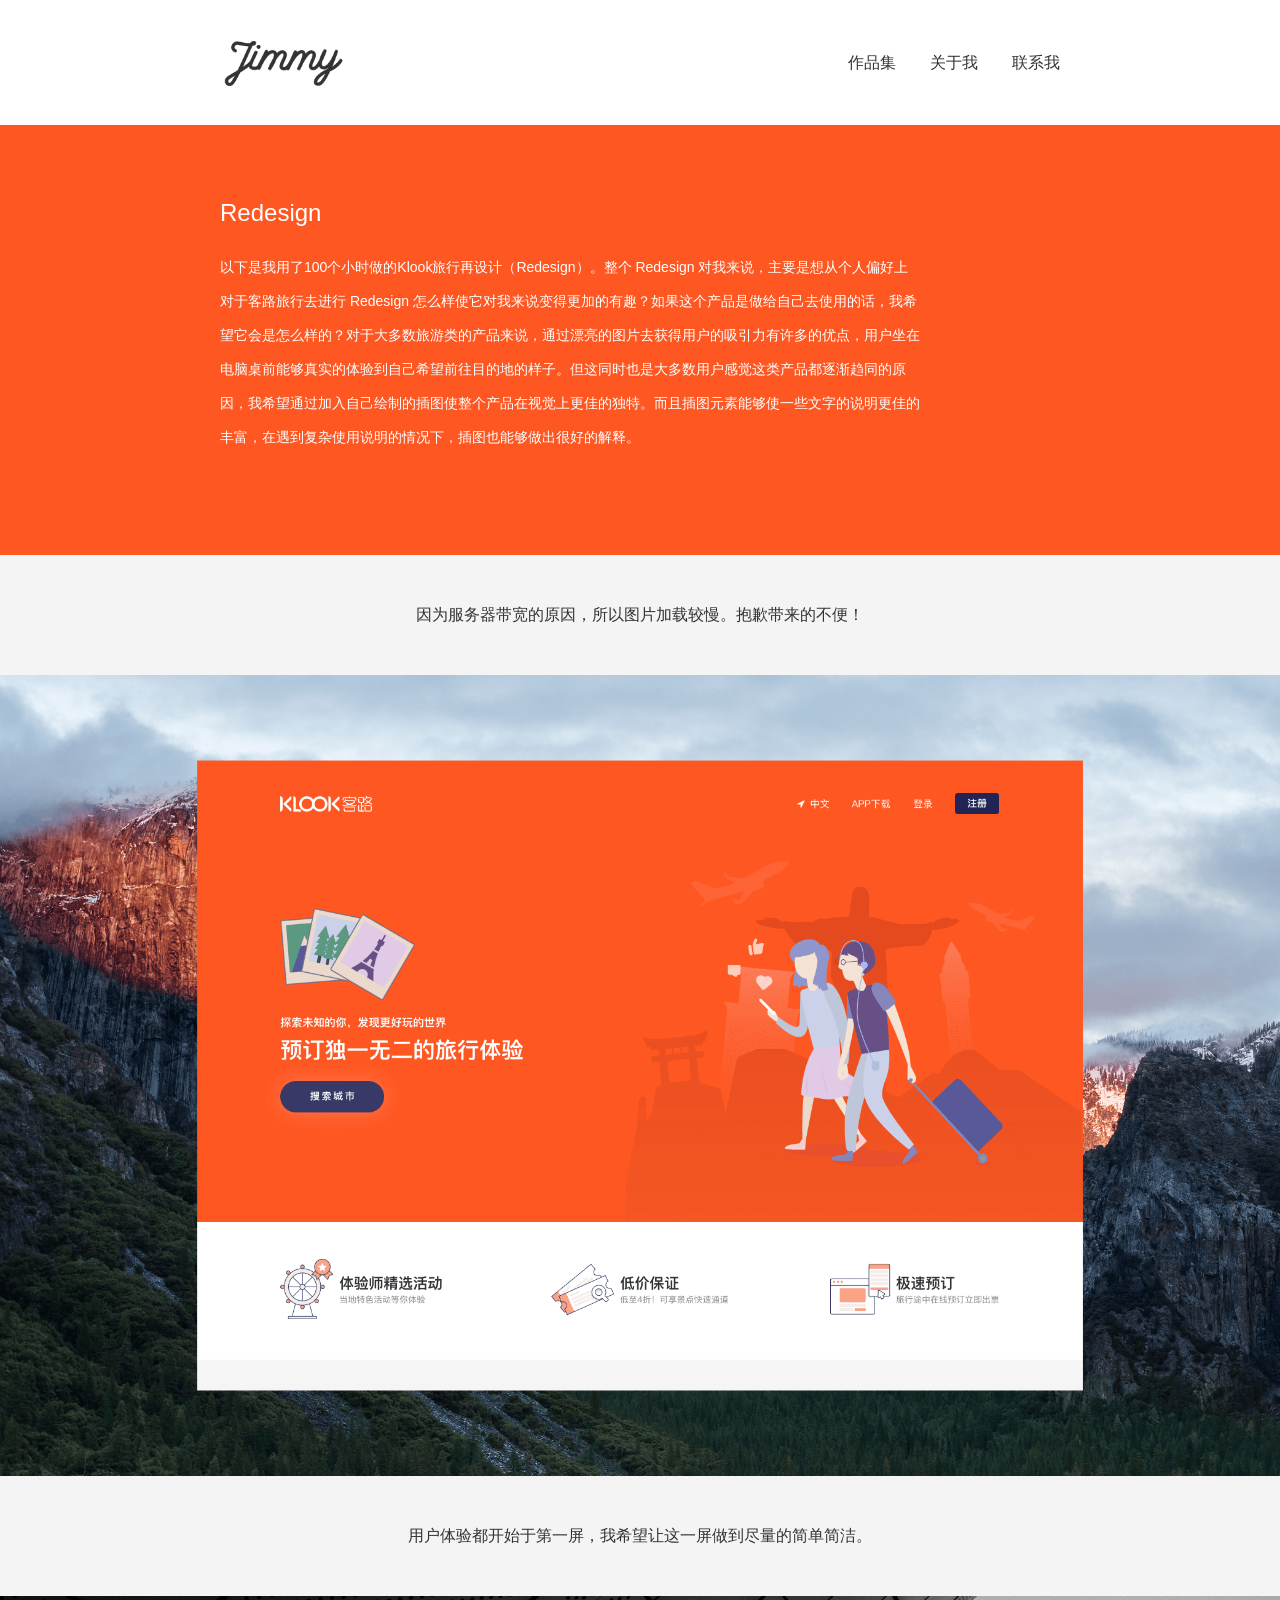
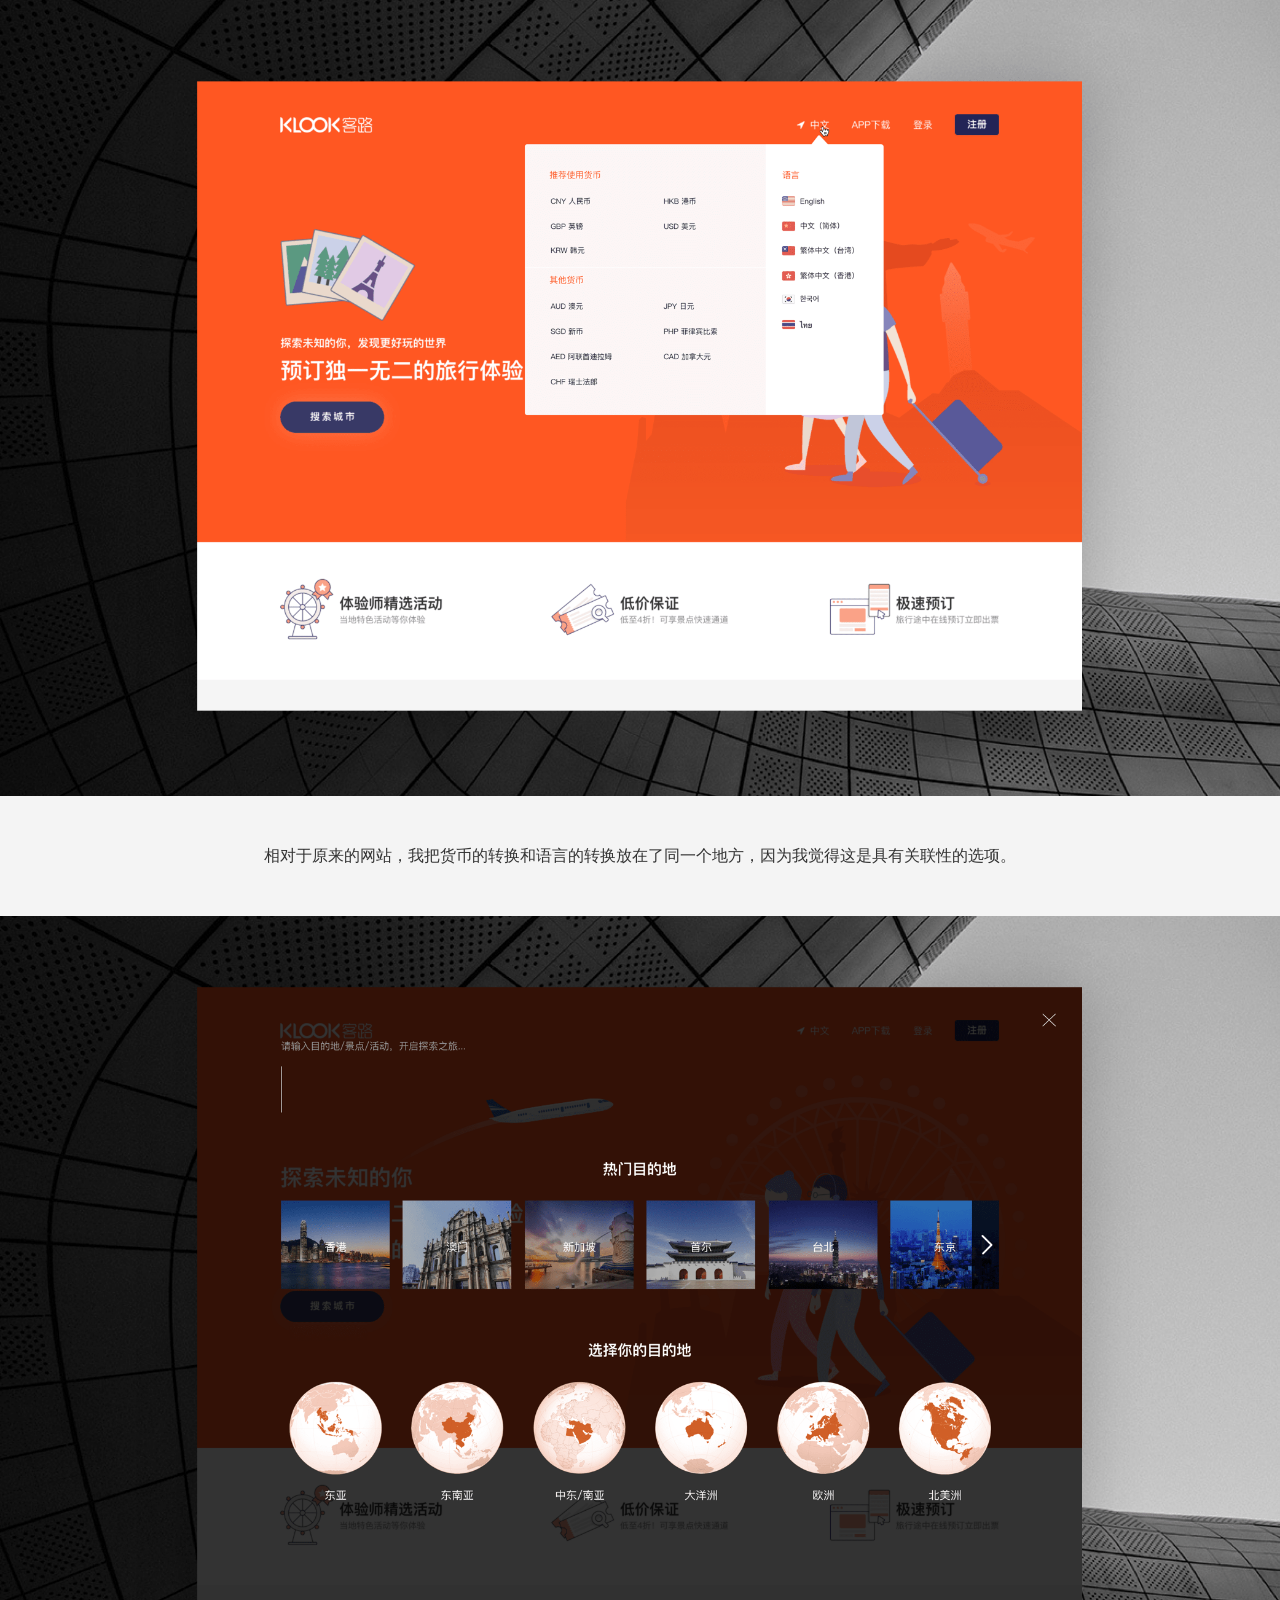
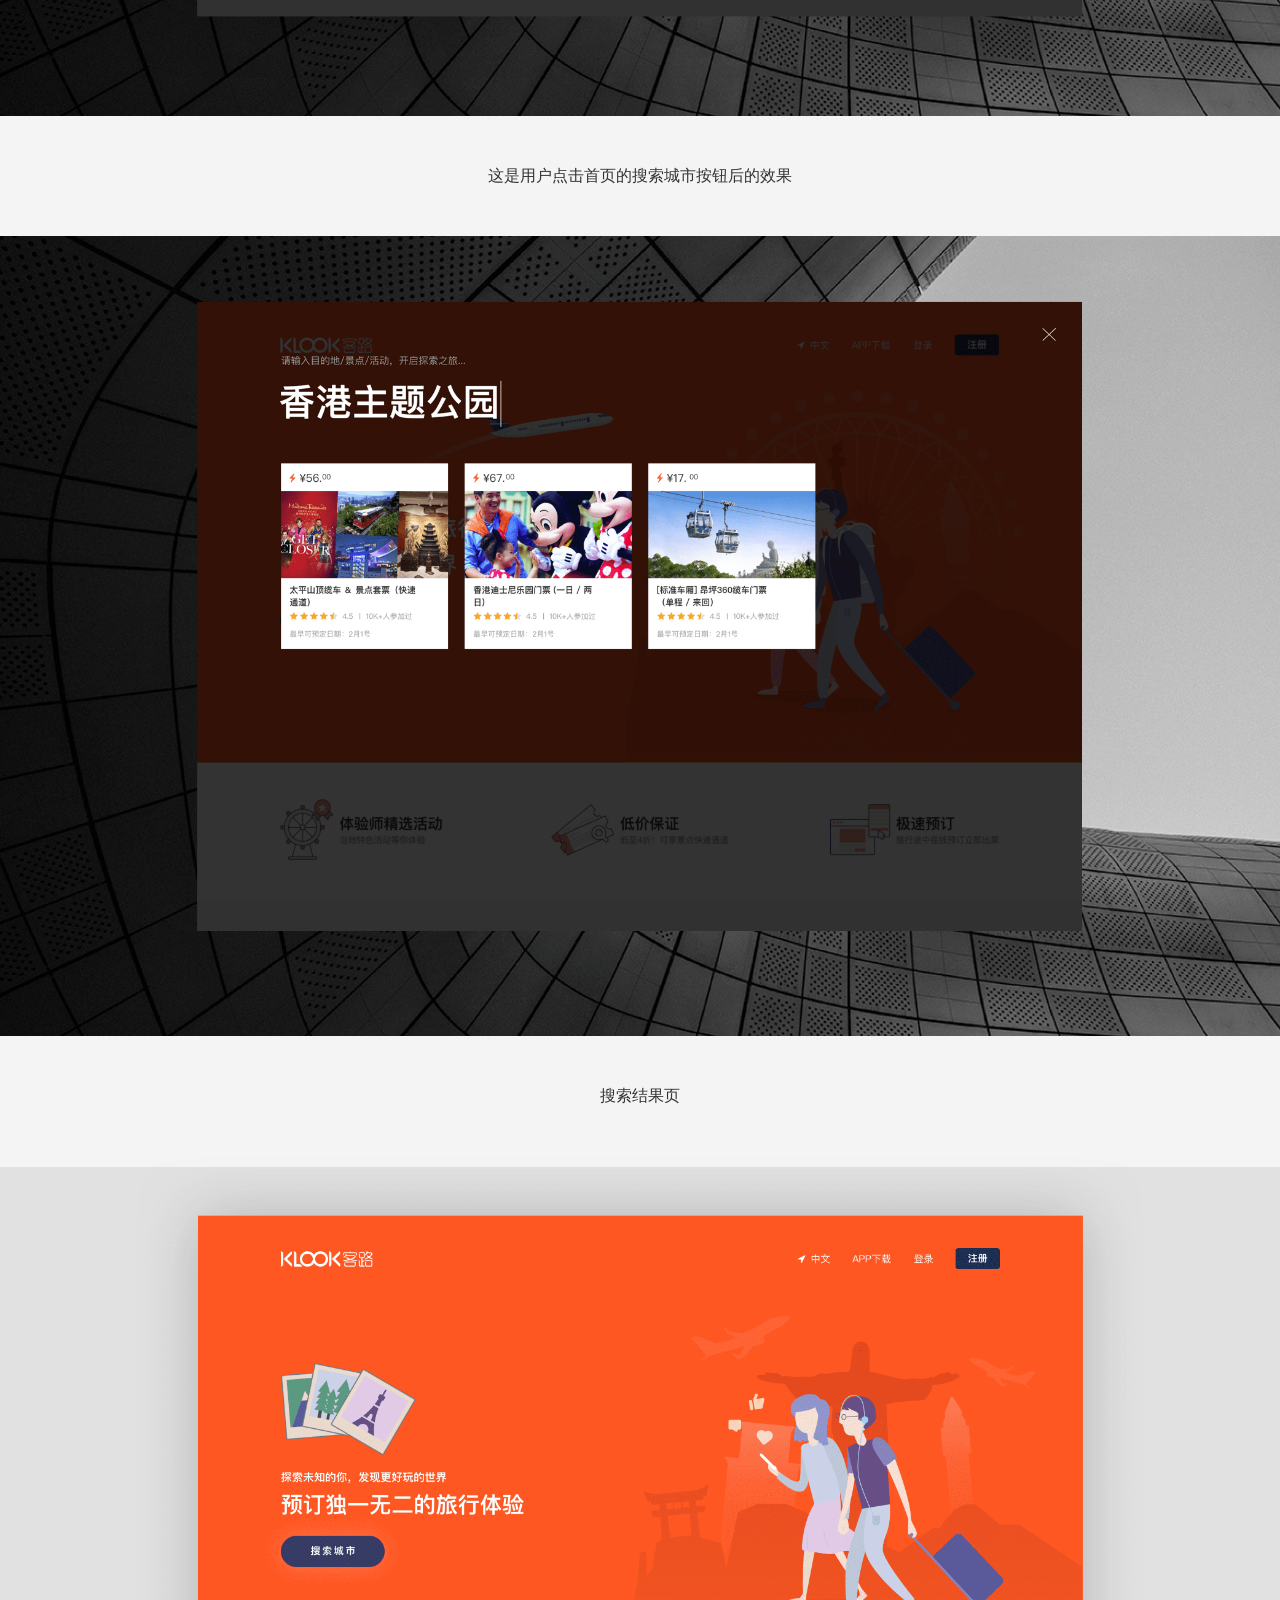
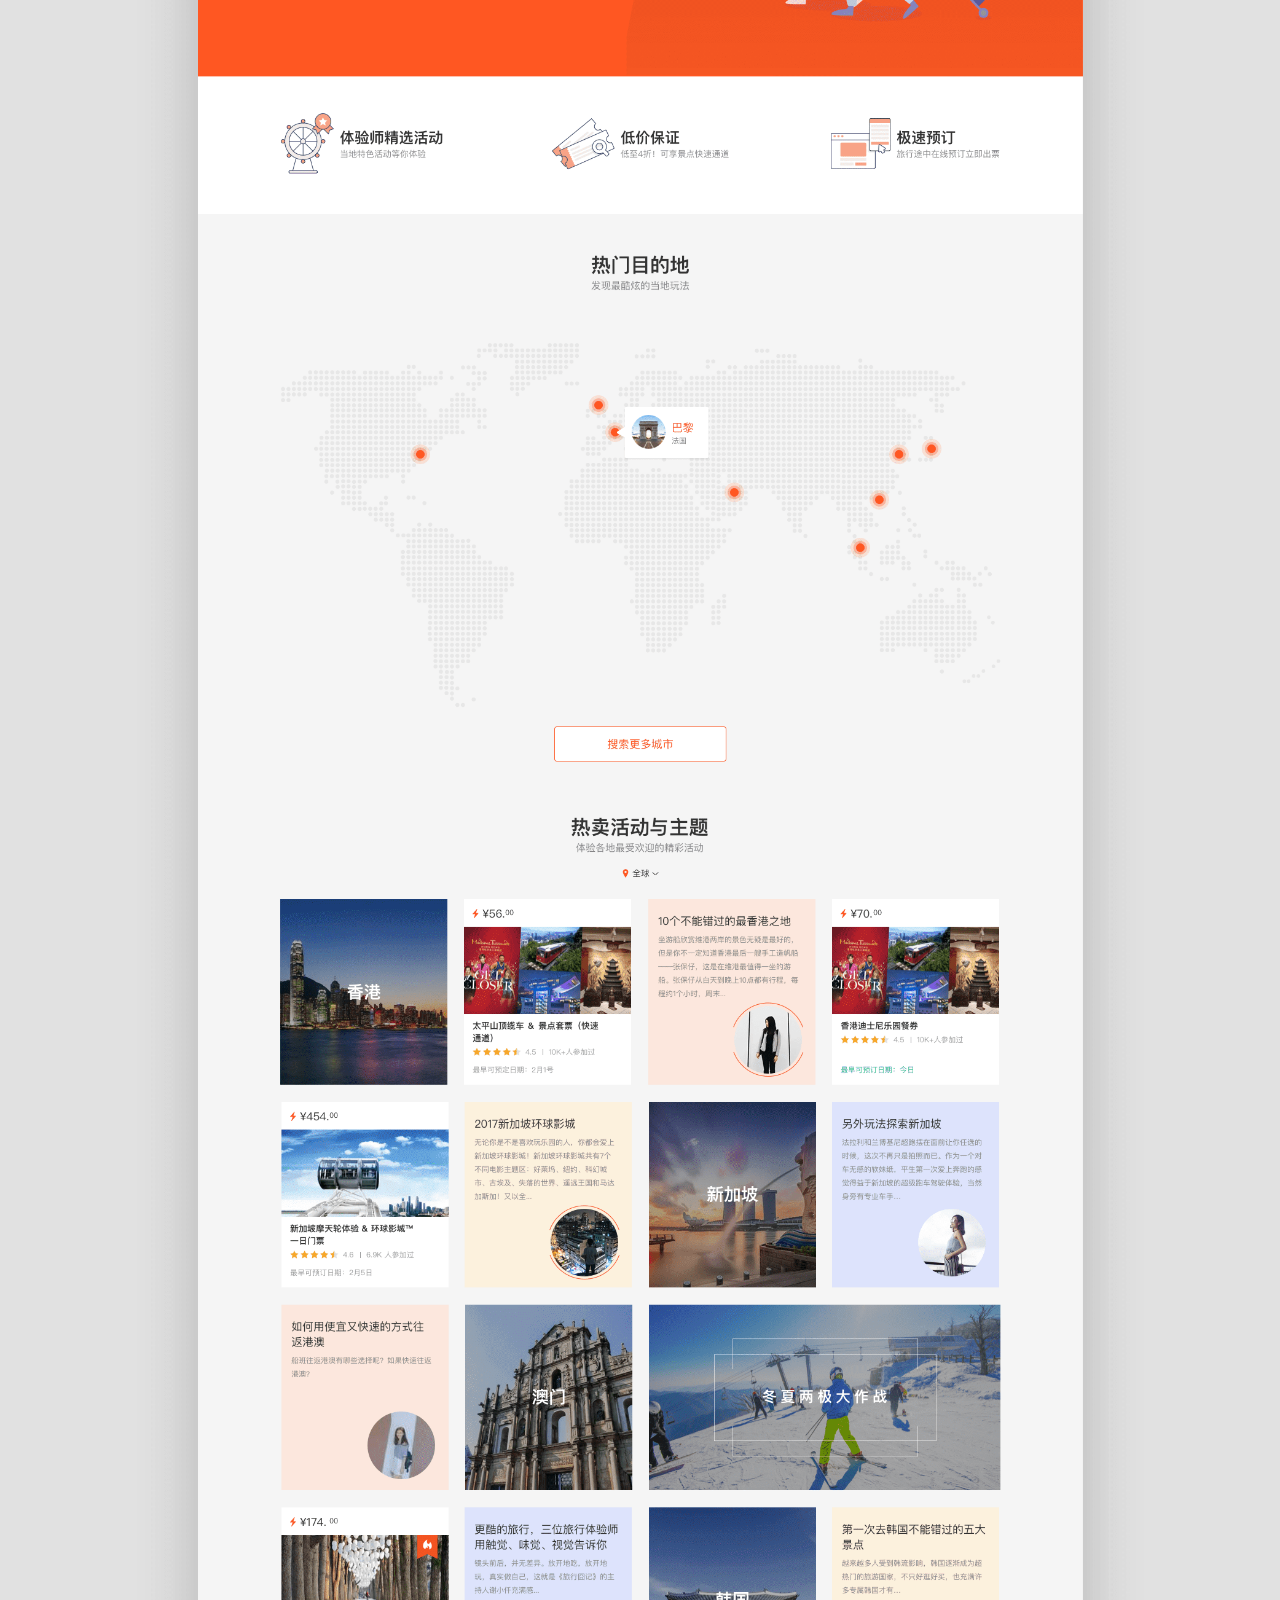
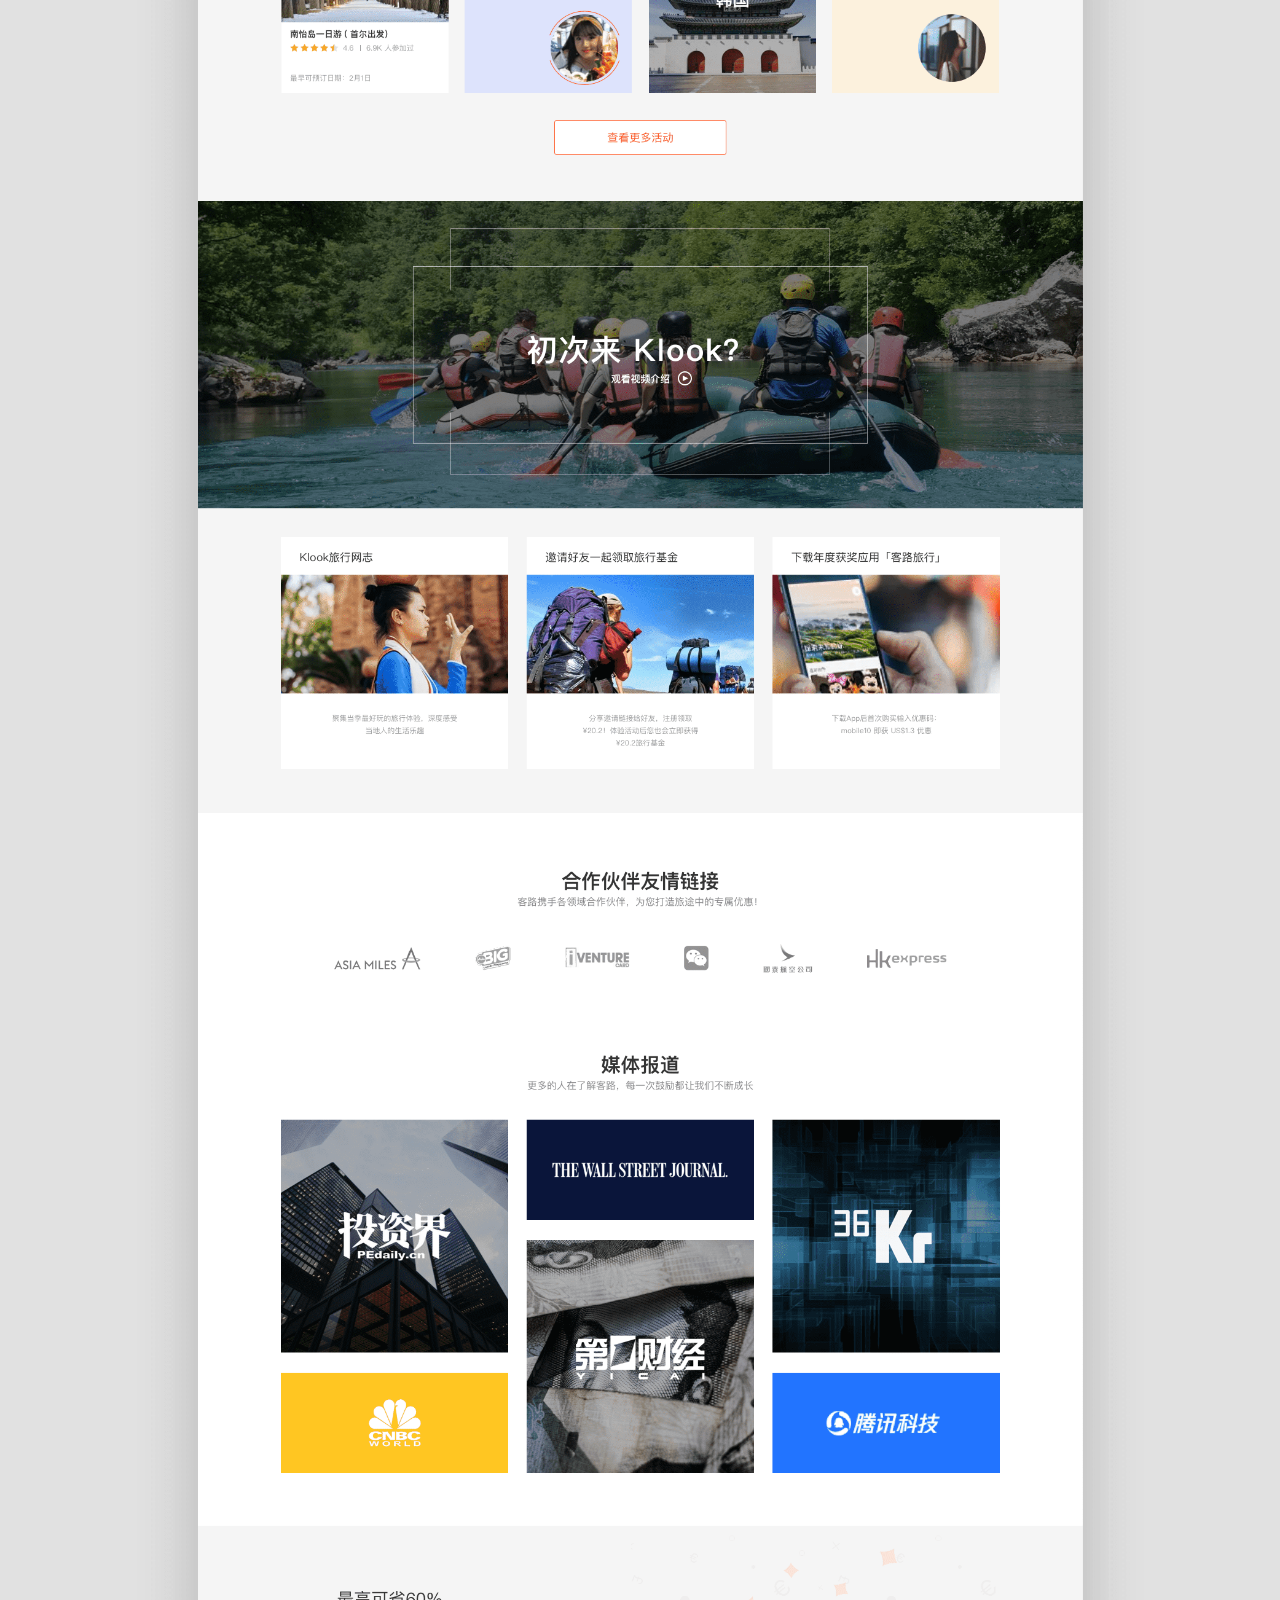
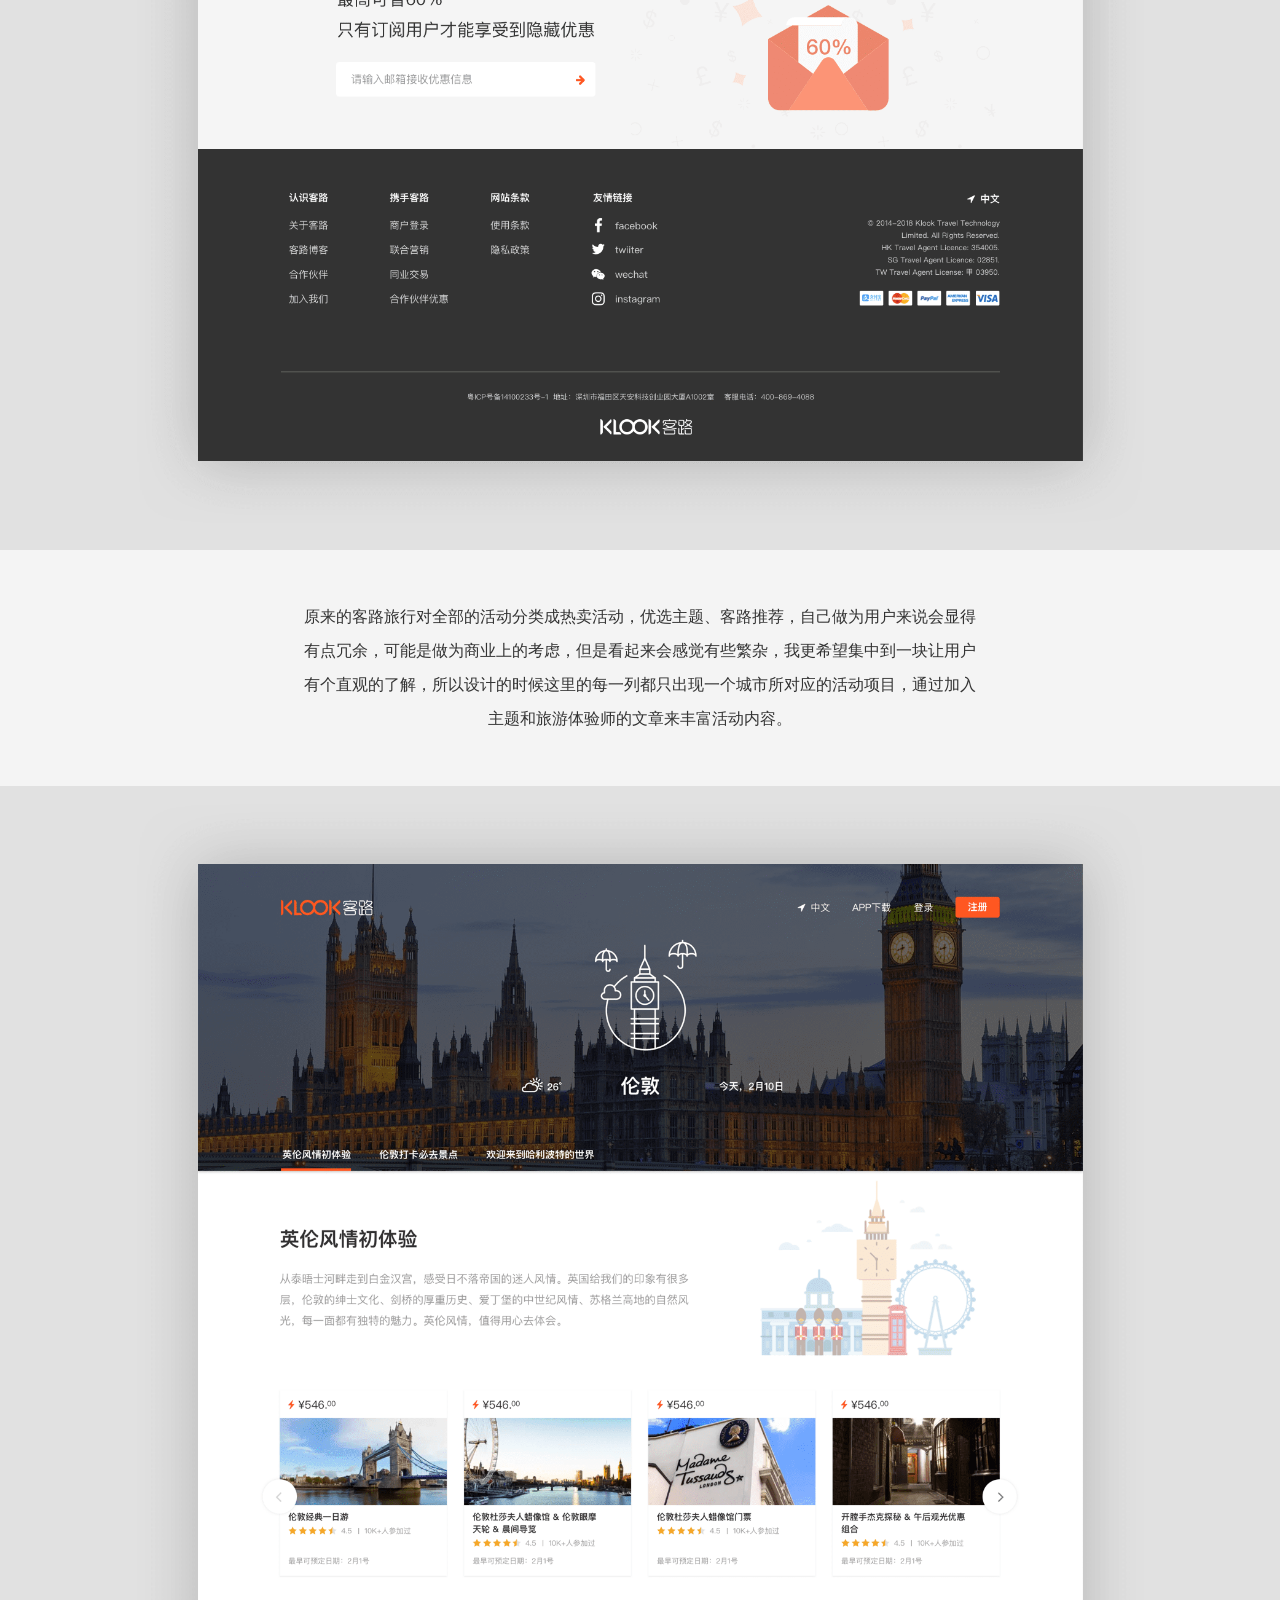
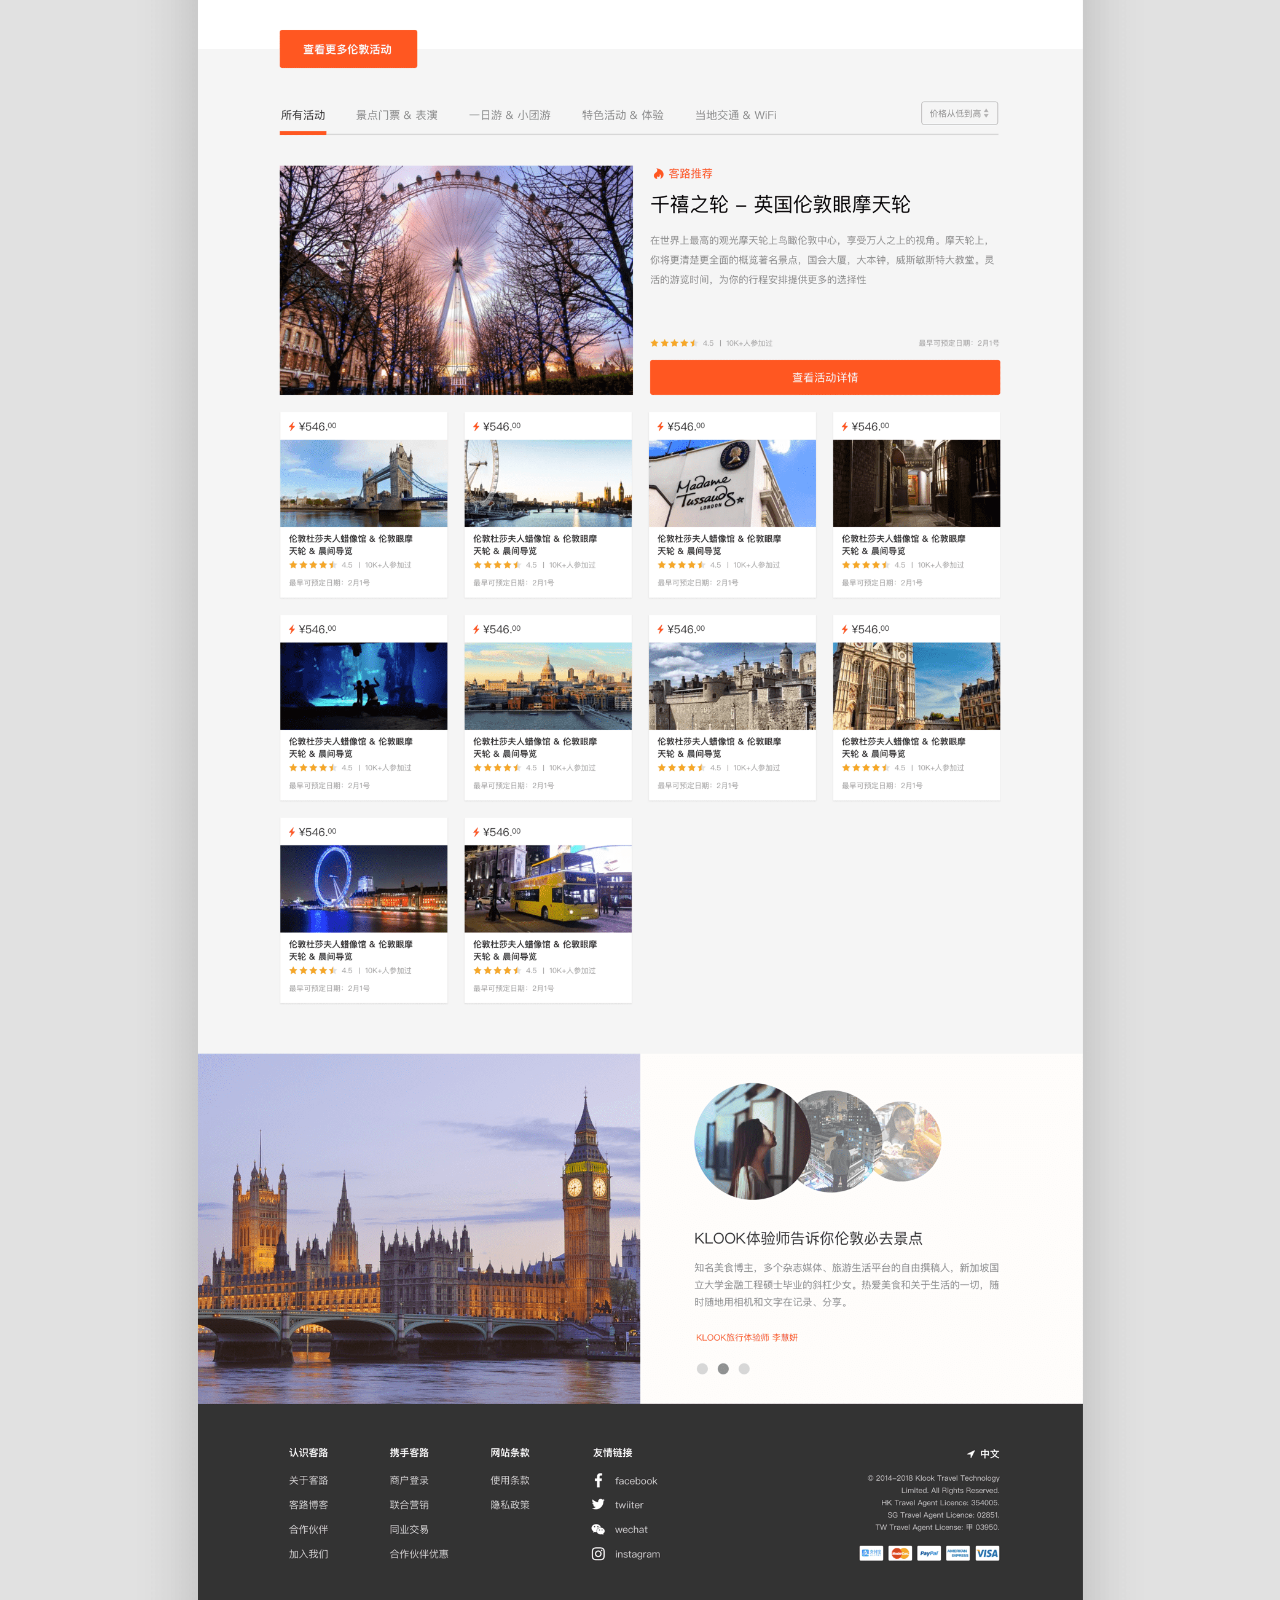
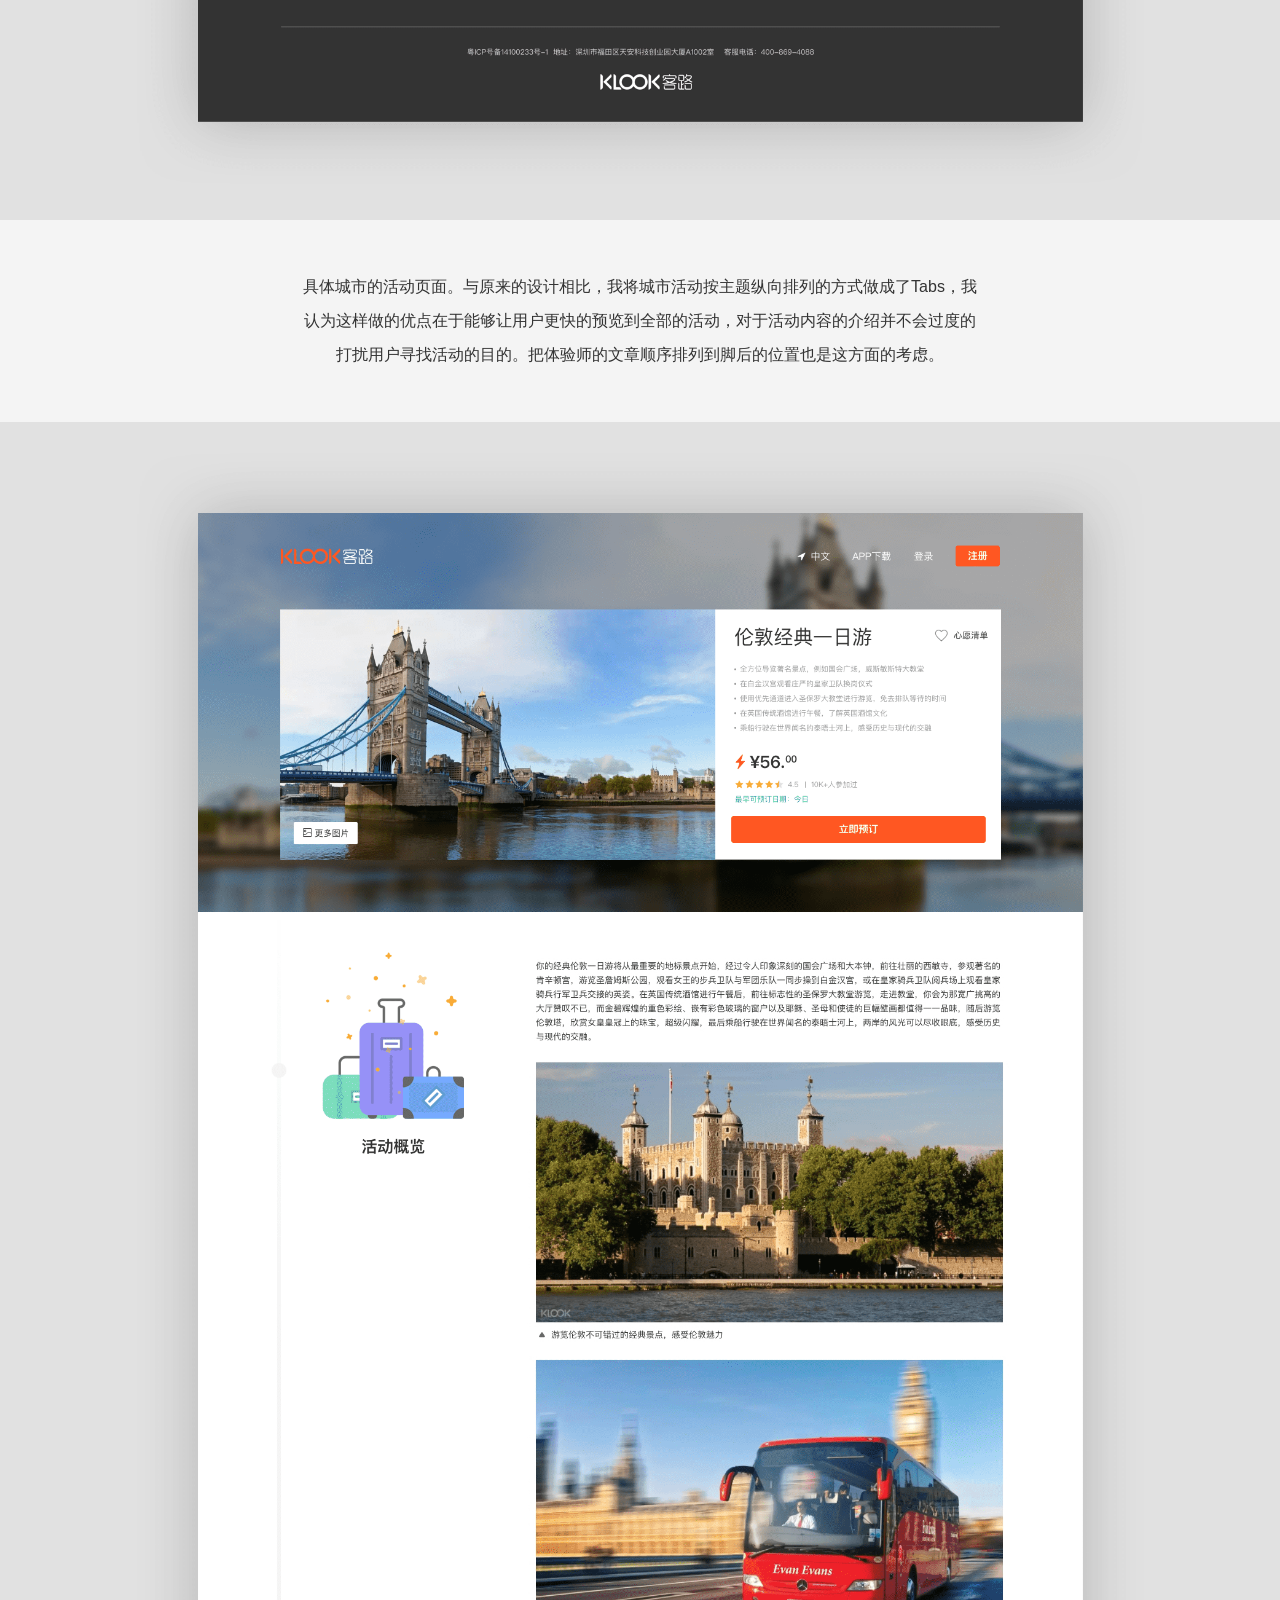
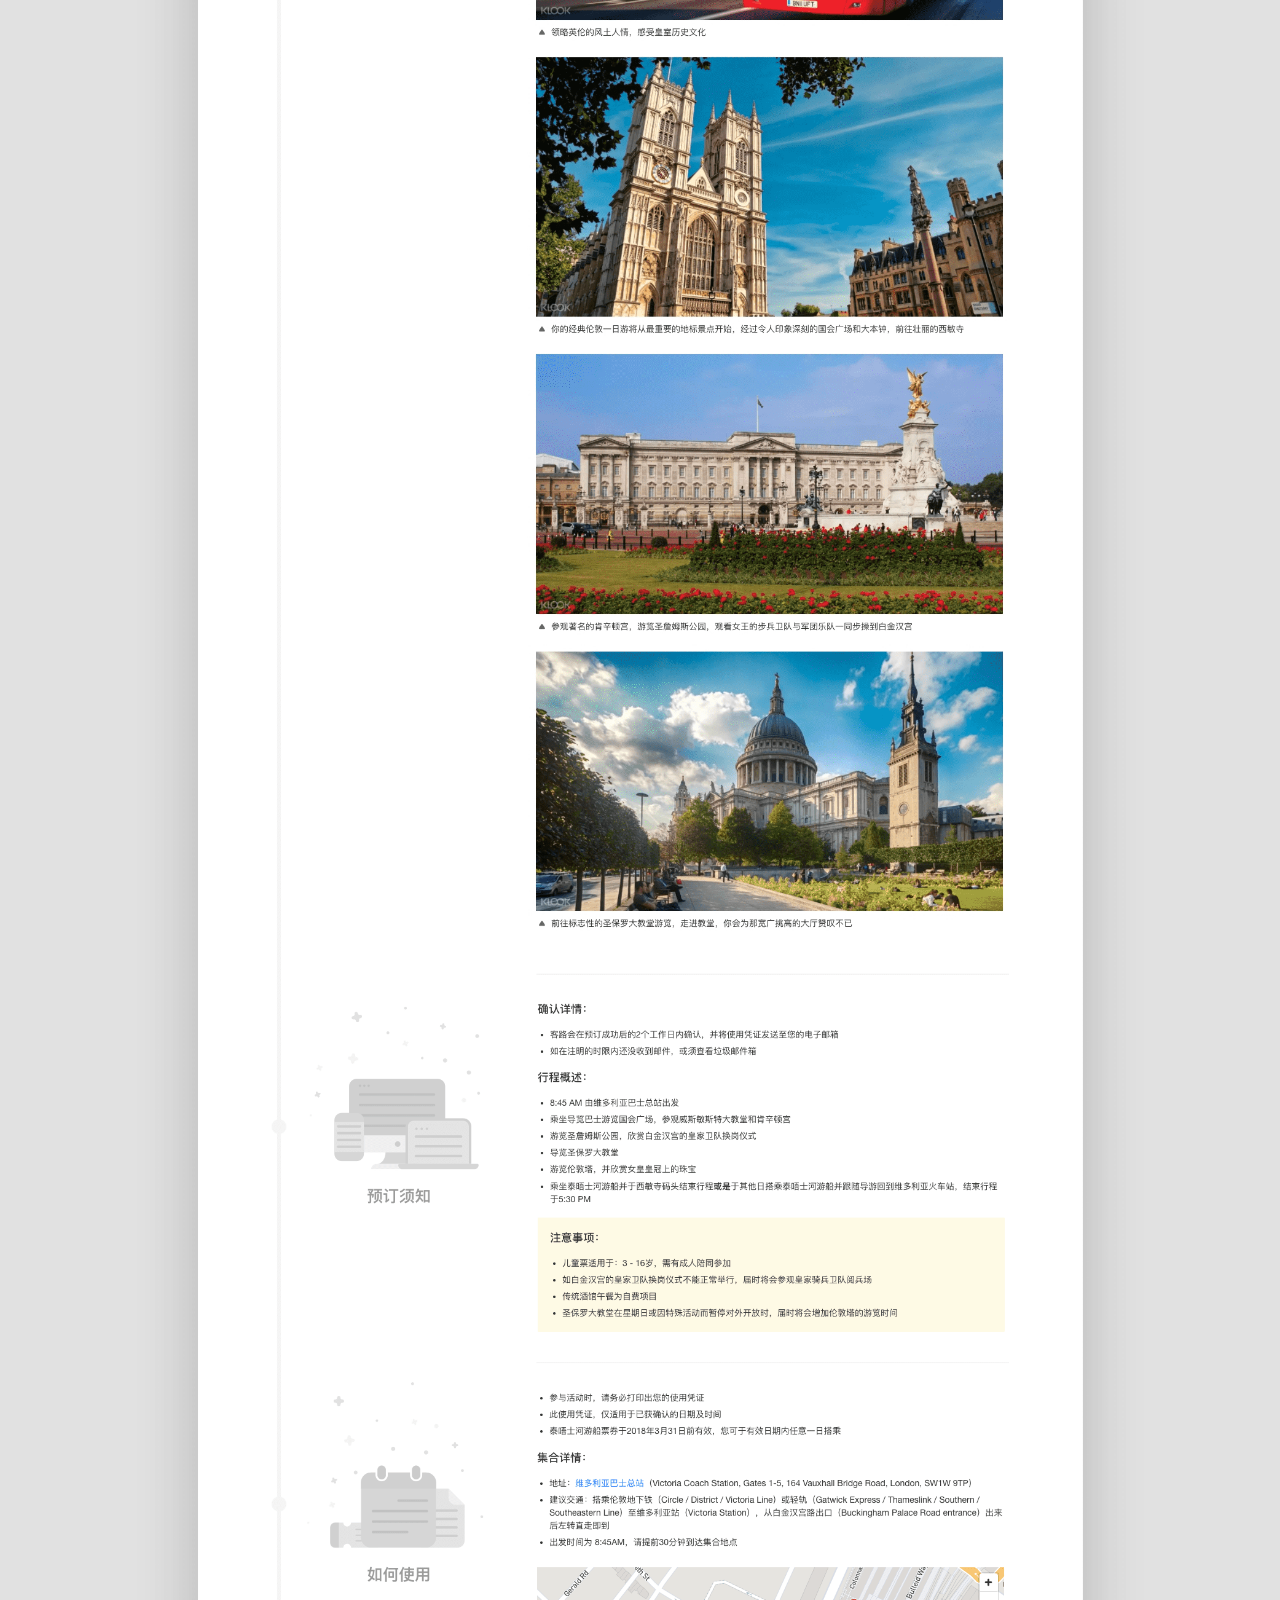
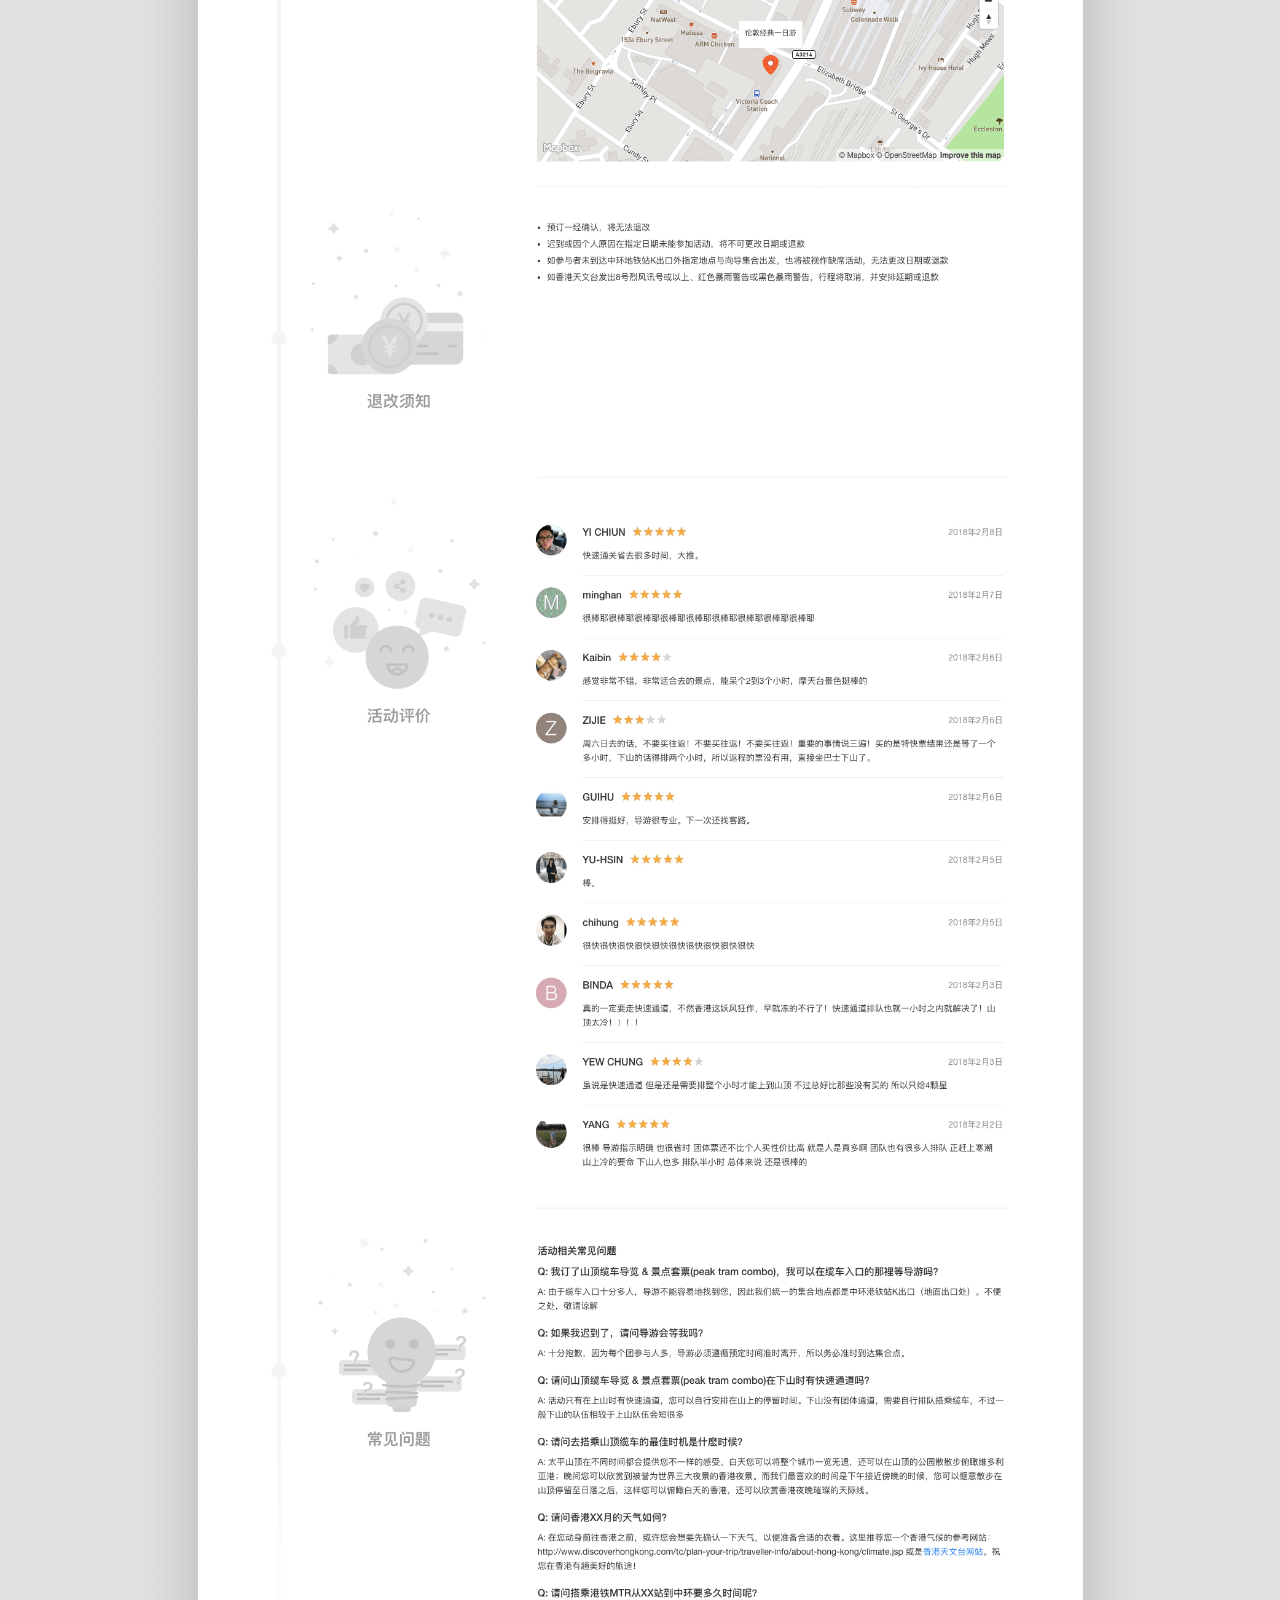
<file: cases/klook.html>
<!DOCTYPE html>
<!--  This site was created in Webflow. http://www.webflow.com  -->
<!--  Last Published: Sat Jun 30 2018 07:43:27 GMT+0000 (UTC)  -->
<html data-wf-page="5adf2bb8af168105ec3be886" data-wf-site="5ac39432795e751831cf4caa">
<head>
  <meta charset="utf-8">
  <title>klook</title>
  <meta content="klook" property="og:title">
  <meta content="width=device-width, initial-scale=1" name="viewport">
  <meta content="Webflow" name="generator">
  <link href="../css/normalize.css" rel="stylesheet" type="text/css">
  <link href="../css/webflow.css" rel="stylesheet" type="text/css">
  <link href="../css/jimmyzhu.webflow.css" rel="stylesheet" type="text/css">
  <!-- [if lt IE 9]><script src="https://cdnjs.cloudflare.com/ajax/libs/html5shiv/3.7.3/html5shiv.min.js" type="text/javascript"></script><![endif] -->
  <script type="text/javascript">!function(o,c){var n=c.documentElement,t=" w-mod-";n.className+=t+"js",("ontouchstart"in o||o.DocumentTouch&&c instanceof DocumentTouch)&&(n.className+=t+"touch")}(window,document);</script>
  <script>
    var _hmt = _hmt || [];
    (function() {
      var hm = document.createElement("script");
      hm.src = "https://hm.baidu.com/hm.js?6eb2033383451164c5e8b014e96b7ae5";
      var s = document.getElementsByTagName("script")[0]; 
      s.parentNode.insertBefore(hm, s);
    })();
  </script>
</head>
<body>
  <div class="navigation">
    <div class="pop_div" data-ix="pop-div"><img src="../images/icon_close.svg" class="close" data-ix="closepopdiv">
      <ul class="popup_menu w-list-unstyled">
        <li class="popup_items"><a href="https://currentlyjimmy-blip.github.io/jimmy-portfolio/#casesSection" class="popup_link">作品集</a></li>
        <li class="popup_items"><a href="../about.html" class="popup_link">关于我</a></li>
        <li class="popup_items"><a href="mailto:currentlyjimmy@163.com" class="popup_link">联系我</a></li>
      </ul>
    </div>
    <div class="wrapper">
      <div class="nav_div">
        <div class="logo"><a href="../index.html" class="logo w--current"><img width="128" height="auto" src="../images/googleFont02.png"></a></div>
        <ul class="nav_menu w-list-unstyled">
          <li class="nav_item"><a href="https://currentlyjimmy-blip.github.io/jimmy-portfolio/#casesSection" class="nav_link">作品集</a></li>
          <li class="nav_item"><a href="../about.html" target="_blank" class="nav_link">关于我</a></li>
          <li class="nav_item"><a href="mailto:currentlyjimmy@163.com" class="nav_link">联系我</a></li>
        </ul><img src="../images/icon_bars.svg" class="bars w-hidden-main w-hidden-medium w-hidden-small" data-ix="popdivclick"></div>
    </div>
  </div>
  <div class="section">
    <div class="wrapper-2 w-container">
      <h1 class="heading">Redesign</h1>
      <p class="paragraph-2">以下是我用了100个小时做的Klook旅行再设计（Redesign）。整个 Redesign 对我来说，主要是想从个人偏好上对于客路旅行去进行 Redesign 怎么样使它对我来说变得更加的有趣？如果这个产品是做给自己去使用的话，我希望它会是怎么样的？对于大多数旅游类的产品来说，通过漂亮的图片去获得用户的吸引力有许多的优点，用户坐在电脑桌前能够真实的体验到自己希望前往目的地的样子。但这同时也是大多数用户感觉这类产品都逐渐趋同的原因，我希望通过加入自己绘制的插图使整个产品在视觉上更佳的独特。而且插图元素能够使一些文字的说明更佳的丰富，在遇到复杂使用说明的情况下，插图也能够做出很好的解释。</p>
    </div>
  </div>
  <div>
    <div class="text-block-5">因为服务器带宽的原因，所以图片加载较慢。抱歉带来的不便！</div>
  </div>
  <div><img src="../images/k1.png" srcset="../images/k1-p-500.png 500w, ../images/k1-p-800.png 800w, ../images/k1.png 2083w" sizes="(max-width: 2083px) 100vw, 2083px"></div>
  <div>
    <div class="text-block-5">用户体验都开始于第一屏，我希望让这一屏做到尽量的简单简洁。</div>
  </div>
  <div><img src="../images/k2.png" srcset="../images/k2-p-500.png 500w, ../images/k2-p-800.png 800w, ../images/k2.png 2083w" sizes="(max-width: 2083px) 100vw, 2083px"></div>
  <div>
    <div class="text-block-5">相对于原来的网站，我把货币的转换和语言的转换放在了同一个地方，因为我觉得这是具有关联性的选项。</div>
  </div>
  <div><img src="../images/k3.png" srcset="../images/k3-p-500.png 500w, ../images/k3-p-800.png 800w, ../images/k3.png 2083w" sizes="(max-width: 2083px) 100vw, 2083px"></div>
  <div>
    <div class="text-block-5">这是用户点击首页的搜索城市按钮后的效果</div>
  </div>
  <div><img src="../images/k4.png" srcset="../images/k4-p-500.png 500w, ../images/k4-p-800.png 800w, ../images/k4.png 2083w" sizes="(max-width: 2083px) 100vw, 2083px"></div>
  <div>
    <div class="text-block-5">搜索结果页</div>
  </div>
  <div><img src="../images/k5.png" srcset="../images/k5-p-500.png 500w, ../images/k5-p-800.png 800w, ../images/k5.png 2083w" sizes="(max-width: 2083px) 100vw, 2083px"></div>
  <div>
    <div class="w-container">
      <div class="long-description">原来的客路旅行对全部的活动分类成热卖活动，优选主题、客路推荐，自己做为用户来说会显得有点冗余，可能是做为商业上的考虑，但是看起来会感觉有些繁杂，我更希望集中到一块让用户有个直观的了解，所以设计的时候这里的每一列都只出现一个城市所对应的活动项目，通过加入主题和旅游体验师的文章来丰富活动内容。</div>
    </div>
  </div>
  <div><img src="../images/k6.png" srcset="../images/k6-p-500.png 500w, ../images/k6-p-800.png 800w, ../images/k6.png 2083w" sizes="(max-width: 2083px) 100vw, 2083px"></div>
  <div>
    <div class="w-container">
      <div class="long-description">具体城市的活动页面。与原来的设计相比，我将城市活动按主题纵向排列的方式做成了Tabs，我认为这样做的优点在于能够让用户更快的预览到全部的活动，对于活动内容的介绍并不会过度的打扰用户寻找活动的目的。把体验师的文章顺序排列到脚后的位置也是这方面的考虑。</div>
    </div>
  </div>
  <div><img src="../images/k7.png" srcset="../images/k7-p-500.png 500w, ../images/k7-p-800.png 800w, ../images/k7.png 2083w" sizes="(max-width: 2083px) 100vw, 2083px"></div>
  <div>
    <div class="w-container">
      <div class="long-description">活动详情页。对于详情页首屏信息我做了精简，把原本关于购票的信息放在了，支付的时候展示，从而简化了信息的布局，重点突出了内容的描述。对于原来的浮动导航栏我觉得是很好的设计，但是信息量增多的时候还是会造成阅读的不易，通过辅助添加自己绘制的插图使活动详情页的介绍能得到更加的直观感受。</div>
    </div>
  </div>
  <div><img src="../images/k8.png" srcset="../images/k8-p-500.png 500w, ../images/k8-p-800.png 800w, ../images/k8-p-1080.png 1080w, ../images/k8-p-1600.png 1600w, ../images/k8-p-2000.png 2000w, ../images/k8.png 2083w" sizes="(max-width: 2083px) 100vw, 2083px"></div>
  <div>
    <div class="w-container">
      <div class="long-description">这个是点击预订之后的弹窗设计。详情页所精简的内容信息，迁移到此处，因为我觉得这里所展示的信息属于同一属性，可以向用户更好的展示出具体购票的信息</div>
    </div>
  </div>
  <div><img src="../images/k9.png" srcset="../images/k9-p-500.png 500w, ../images/k9-p-800.png 800w, ../images/k9-p-1080.png 1080w, ../images/k9-p-1600.png 1600w, ../images/k9-p-2000.png 2000w, ../images/k9.png 2083w" sizes="(max-width: 2083px) 100vw, 2083px"></div>
  <div>
    <div class="w-container">
      <div class="long-description">客路旅行的移动端Redesign</div>
    </div>
  </div>
  <div><img src="../images/k10.png" srcset="../images/k10-p-500.png 500w, ../images/k10-p-800.png 800w, ../images/k10-p-1080.png 1080w, ../images/k10-p-1600.png 1600w, ../images/k10-p-2000.png 2000w, ../images/k10.png 2083w" sizes="(max-width: 2083px) 100vw, 2083px"></div>
  <div>
    <div class="w-container">
      <div class="long-description">移动端全屏页面</div>
    </div>
  </div>
  <div class="footer-2">
    <div class="container-8 w-container">
      <div class="tfw">Thanks for watching.</div>
      <div class="footer_wrapper">
        <div class="footertext _1st"><a href="https://beian.miit.gov.cn" target="_blank" class="footerlink">粤ICP备2021137990号-1</a></div>
        <div class="footertext-2"><a href="https://currentlyjimmy-blip.github.io/jimmy-portfolio/#casesSection" class="footerlink-2">作品集</a></div>
        <div class="footertext-2"><a href="../about.html" target="_blank" class="footerlink-2">关于我</a></div>
        <div class="footertext-2"><a href="mailto:currentlyjimmy@163.com" class="footerlink-2">联系我</a></div>
      </div>
    </div>
  </div>
  <script src="../js/jquery-3.3.1.min.js" type="text/javascript"></script>
  <script src="../js/webflow.js" type="text/javascript"></script>
  <!-- [if lte IE 9]><script src="https://cdnjs.cloudflare.com/ajax/libs/placeholders/3.0.2/placeholders.min.js"></script><![endif] -->
</body>
</html>
</file>
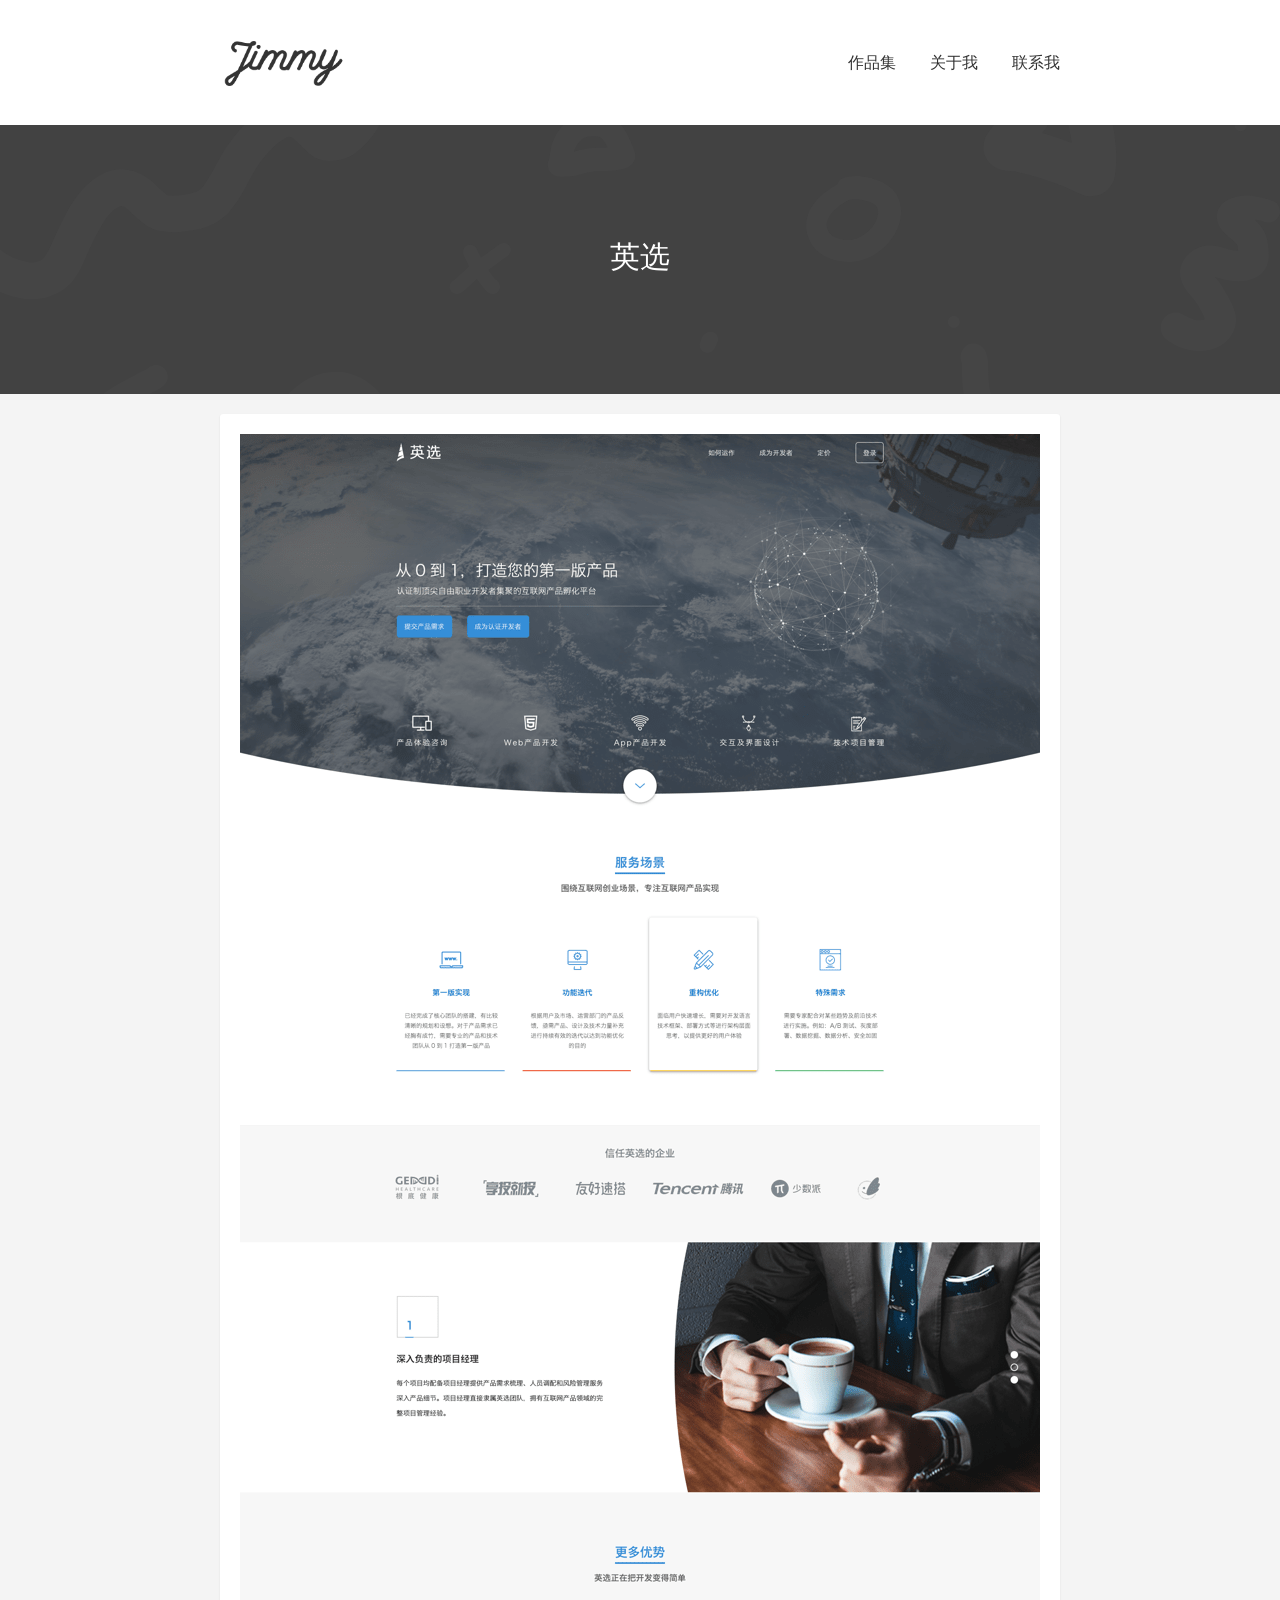
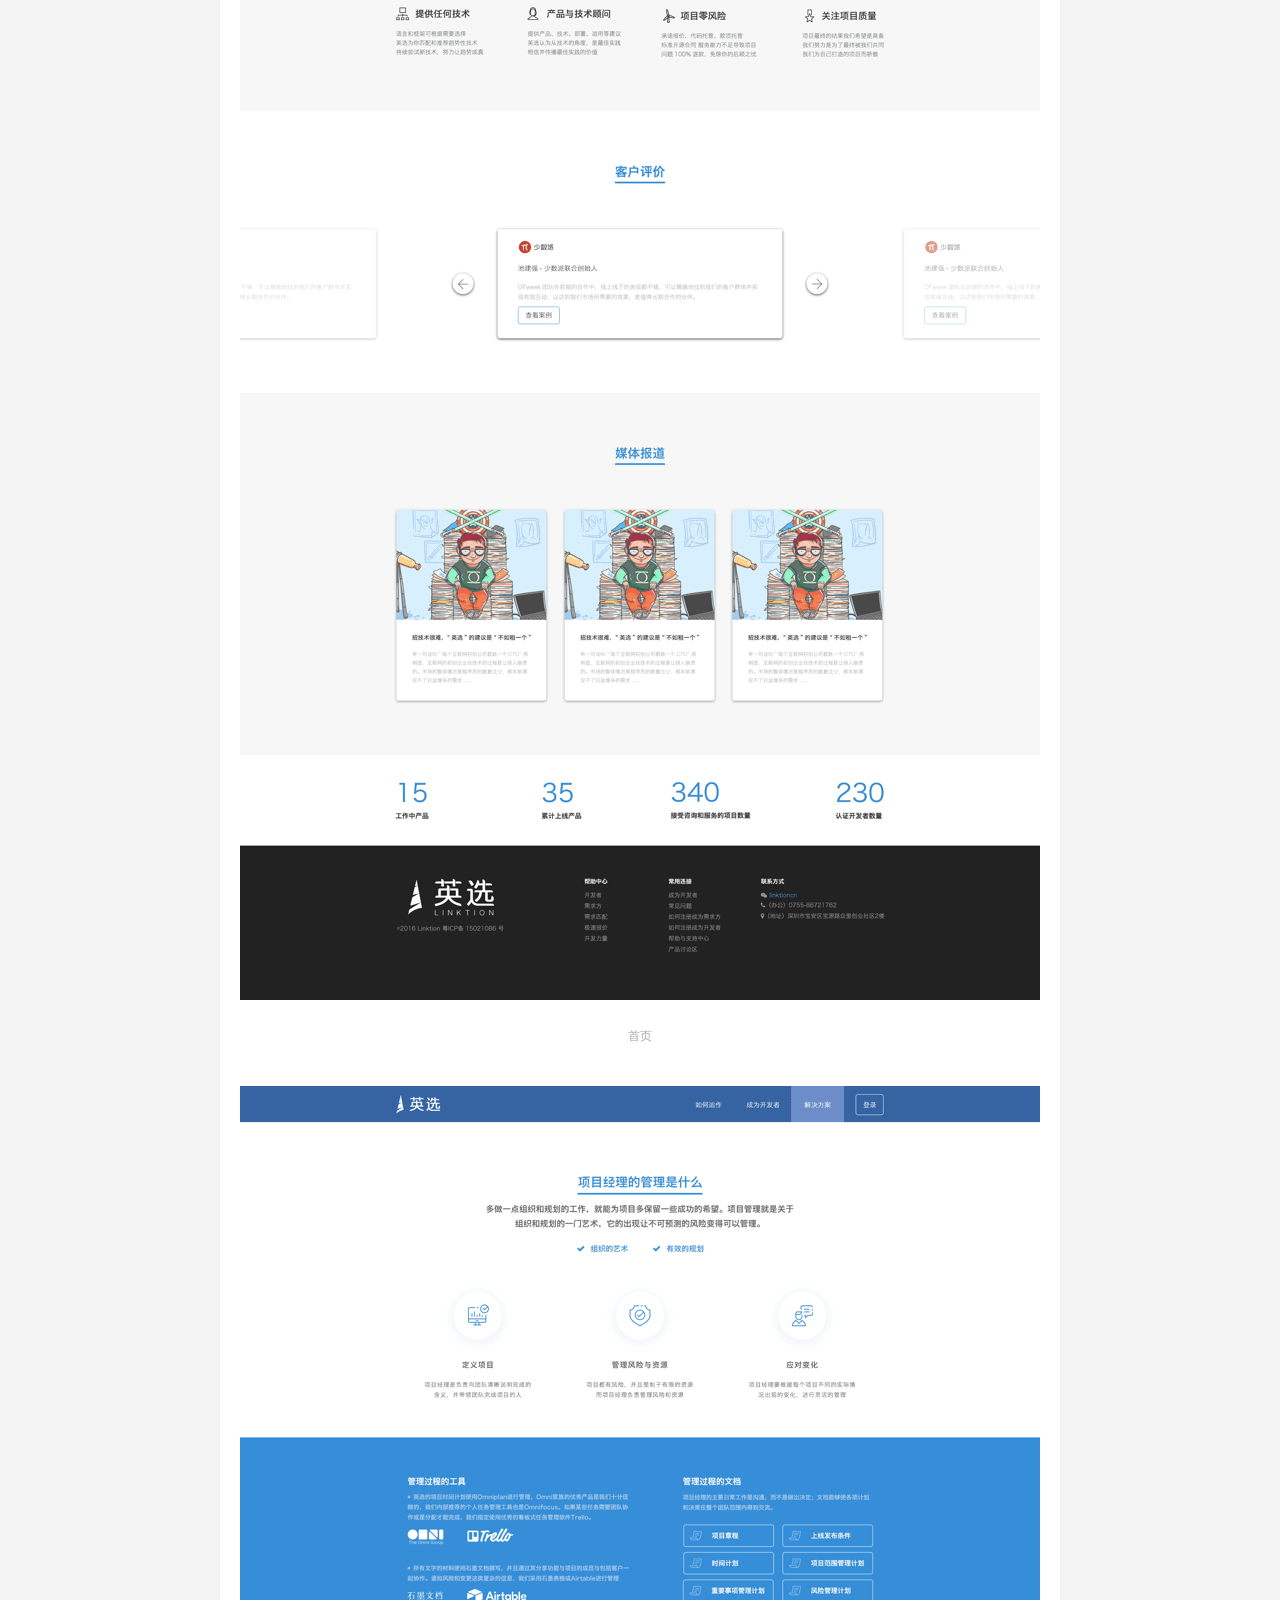
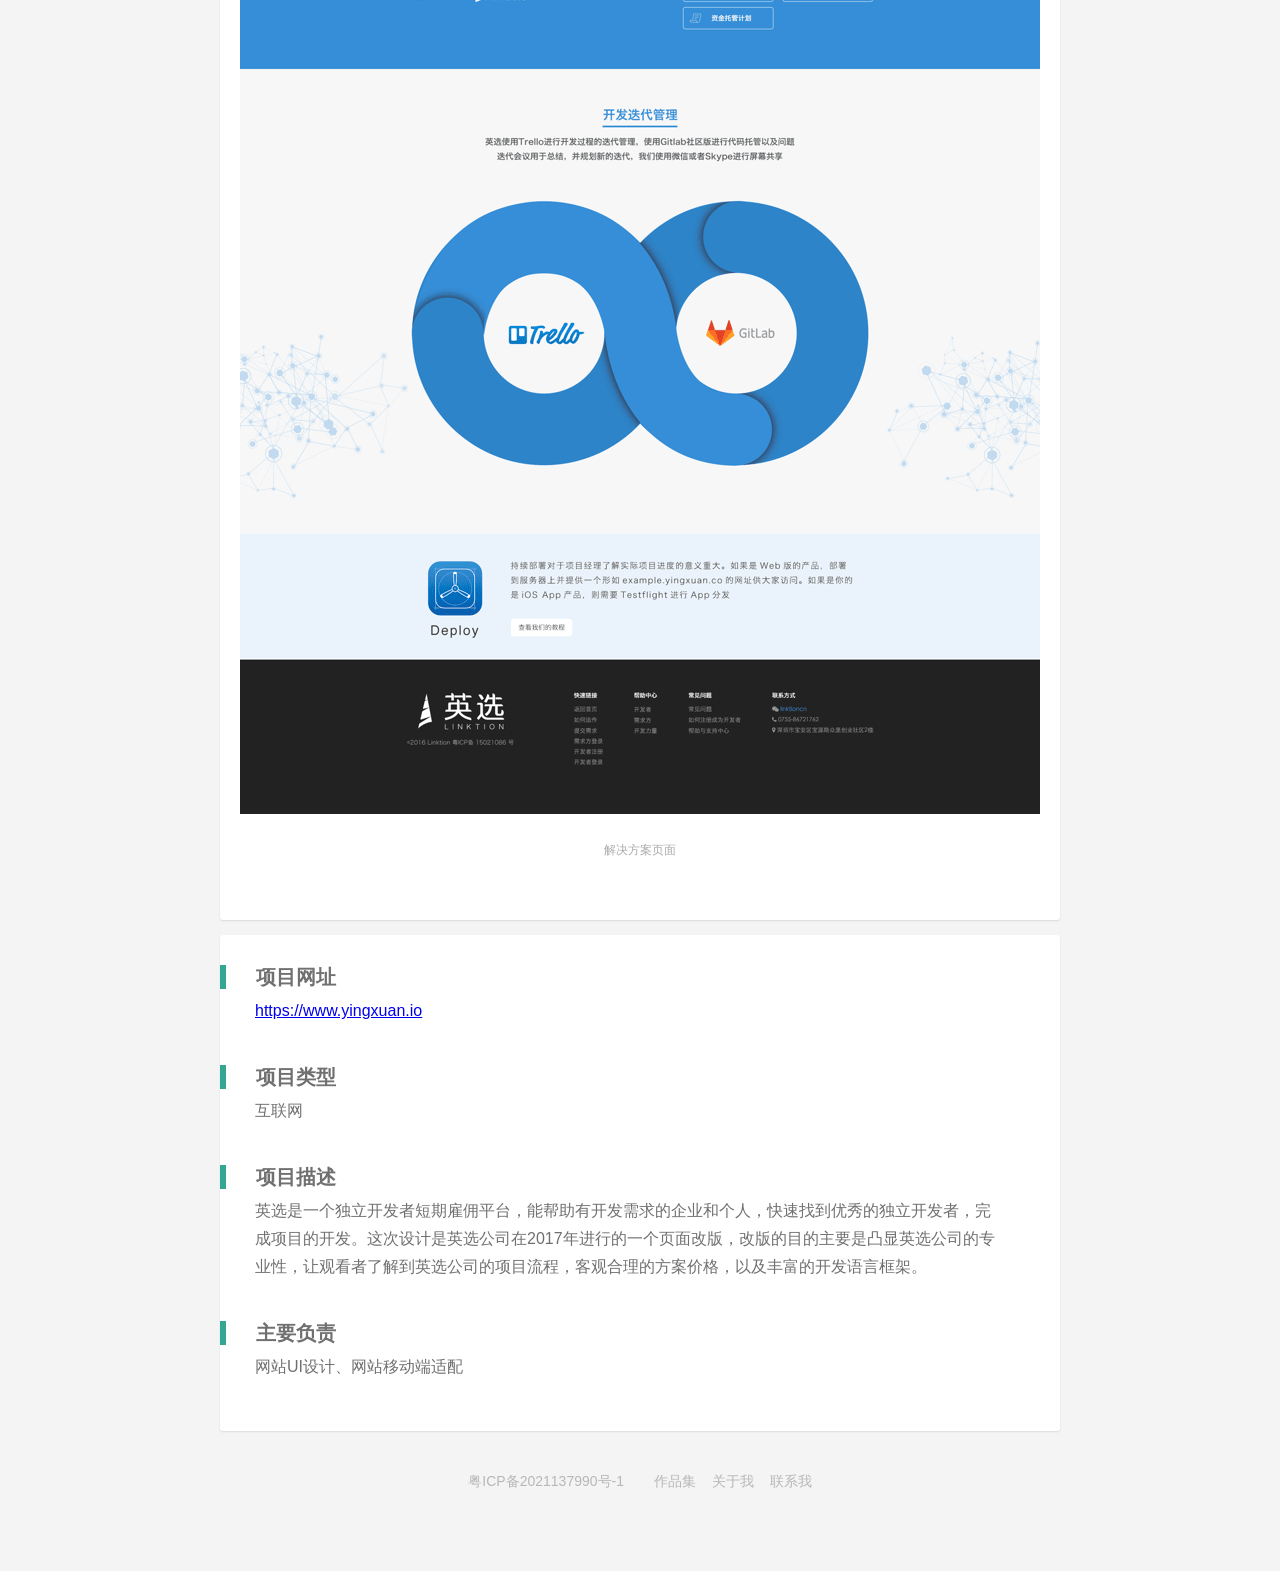
<file: cases/linktion.html>
<!DOCTYPE html>
<!--  This site was created in Webflow. http://www.webflow.com  -->
<!--  Last Published: Sat Jun 30 2018 07:43:27 GMT+0000 (UTC)  -->
<html data-wf-page="5b0e7e1d4761fbe10553404a" data-wf-site="5ac39432795e751831cf4caa">
<head>
  <meta charset="utf-8">
  <title>linktion</title>
  <meta content="linktion" property="og:title">
  <meta content="width=device-width, initial-scale=1" name="viewport">
  <meta content="Webflow" name="generator">
  <link href="../css/normalize.css" rel="stylesheet" type="text/css">
  <link href="../css/webflow.css" rel="stylesheet" type="text/css">
  <link href="../css/jimmyzhu.webflow.css" rel="stylesheet" type="text/css">
  <!-- [if lt IE 9]><script src="https://cdnjs.cloudflare.com/ajax/libs/html5shiv/3.7.3/html5shiv.min.js" type="text/javascript"></script><![endif] -->
  <script type="text/javascript">!function(o,c){var n=c.documentElement,t=" w-mod-";n.className+=t+"js",("ontouchstart"in o||o.DocumentTouch&&c instanceof DocumentTouch)&&(n.className+=t+"touch")}(window,document);</script>
  <script>
    var _hmt = _hmt || [];
    (function() {
      var hm = document.createElement("script");
      hm.src = "https://hm.baidu.com/hm.js?6eb2033383451164c5e8b014e96b7ae5";
      var s = document.getElementsByTagName("script")[0]; 
      s.parentNode.insertBefore(hm, s);
    })();
  </script>
</head>
<body>
  <div class="navigation">
    <div class="pop_div" data-ix="pop-div"><img src="../images/icon_close.svg" class="close" data-ix="closepopdiv">
      <ul class="popup_menu w-list-unstyled">
        <li class="popup_items"><a href="https://currentlyjimmy-blip.github.io/jimmy-portfolio/#casesSection" class="popup_link">作品集</a></li>
        <li class="popup_items"><a href="../about.html" class="popup_link">关于我</a></li>
        <li class="popup_items"><a href="mailto:currentlyjimmy@163.com" class="popup_link">联系我</a></li>
      </ul>
    </div>
    <div class="wrapper">
      <div class="nav_div">
        <div class="logo"><a href="../index.html" class="logo w--current"><img width="128" height="auto" src="../images/googleFont02.png"></a></div>
        <ul class="nav_menu w-list-unstyled">
          <li class="nav_item"><a href="https://currentlyjimmy-blip.github.io/jimmy-portfolio/#casesSection" class="nav_link">作品集</a></li>
          <li class="nav_item"><a href="../about.html" target="_blank" class="nav_link">关于我</a></li>
          <li class="nav_item"><a href="mailto:currentlyjimmy@163.com" class="nav_link">联系我</a></li>
        </ul><img src="../images/icon_bars.svg" class="bars w-hidden-main w-hidden-medium w-hidden-small" data-ix="popdivclick"></div>
    </div>
  </div>
  <div class="herocasetitle">
    <h1 class="detailcasetitle detailcasetitleformobile">英选</h1>
    <!-- <div class="whiteborder"></div> -->
    <!-- <div class="text-block">2018.02</div> -->
  </div>
  <div class="showcase">
    <div class="wrapper">
      <div class="bigwhiteborder"><img src="../images/linktion1.png" srcset="../images/linktion1-p-500.png 500w, ../images/linktion1.png 800w" sizes="(max-width: 479px) 90vw, (max-width: 879px) 91vw, 800px" class="fimage">
        <p class="casesdescription">首页</p><img src="../images/linktion.png" srcset="../images/linktion-p-500.png 500w, ../images/linktion.png 800w" sizes="(max-width: 479px) 90vw, (max-width: 879px) 91vw, 800px" class="nimage">
        <p class="casesdescription">解决方案页面</p>
      </div>
    </div>
  </div>
  <div class="casedescription">
    <div class="wrapper">
      <div class="casedetail">
        <div class="margindetail"></div>
        <h4 class="detail1st">项目网址</h4>
        <p class="detailtextfordesktop w-hidden-tiny"><a href="https://www.yingxuan.io/" target="_blank">https://www.yingxuan.io</a></p>
        <p class="detailtextformobile w-hidden-main w-hidden-medium w-hidden-small"><a href="https://www.yingxuan.io/" target="_blank">https://www.yingxuan.io</a></p>
        <h4 class="detail2nd">项目类型</h4>
        <p class="detailtext">互联网</p>
        <h4 class="detail2nd">项目描述</h4>
        <p class="detailtext">英选是一个独立开发者短期雇佣平台，能帮助有开发需求的企业和个人，快速找到优秀的独立开发者，完成项目的开发。这次设计是英选公司在2017年进行的一个页面改版，改版的目的主要是凸显英选公司的专业性，让观看者了解到英选公司的项目流程，客观合理的方案价格，以及丰富的开发语言框架。</p>
        <h4 class="detail2nd">主要负责</h4>
        <p class="detailtext detailtextlast">网站UI设计、网站移动端适配</p>
      </div>
    </div>
  </div>
  <div class="footer">
    <div class="footerwrapper">
      <div class="footertext _1st"><a href="https://beian.miit.gov.cn" target="_blank" class="footerlink">粤ICP备2021137990号-1</a></div>
      <div class="footertext"><a href="https://currentlyjimmy-blip.github.io/jimmy-portfolio/#casesSection" class="footerlink">作品集</a></div>
      <div class="footertext"><a href="../about.html" target="_blank" class="footerlink _3rd">关于我</a></div>
      <div class="footertext"><a href="mailto:currentlyjimmy@163.com" class="footerlink">联系我</a></div>
    </div>
  </div>
  <script src="../js/jquery-3.3.1.min.js" type="text/javascript"></script>
  <script src="../js/webflow.js" type="text/javascript"></script>
  <!-- [if lte IE 9]><script src="https://cdnjs.cloudflare.com/ajax/libs/placeholders/3.0.2/placeholders.min.js"></script><![endif] -->
</body>
</html>
</file>
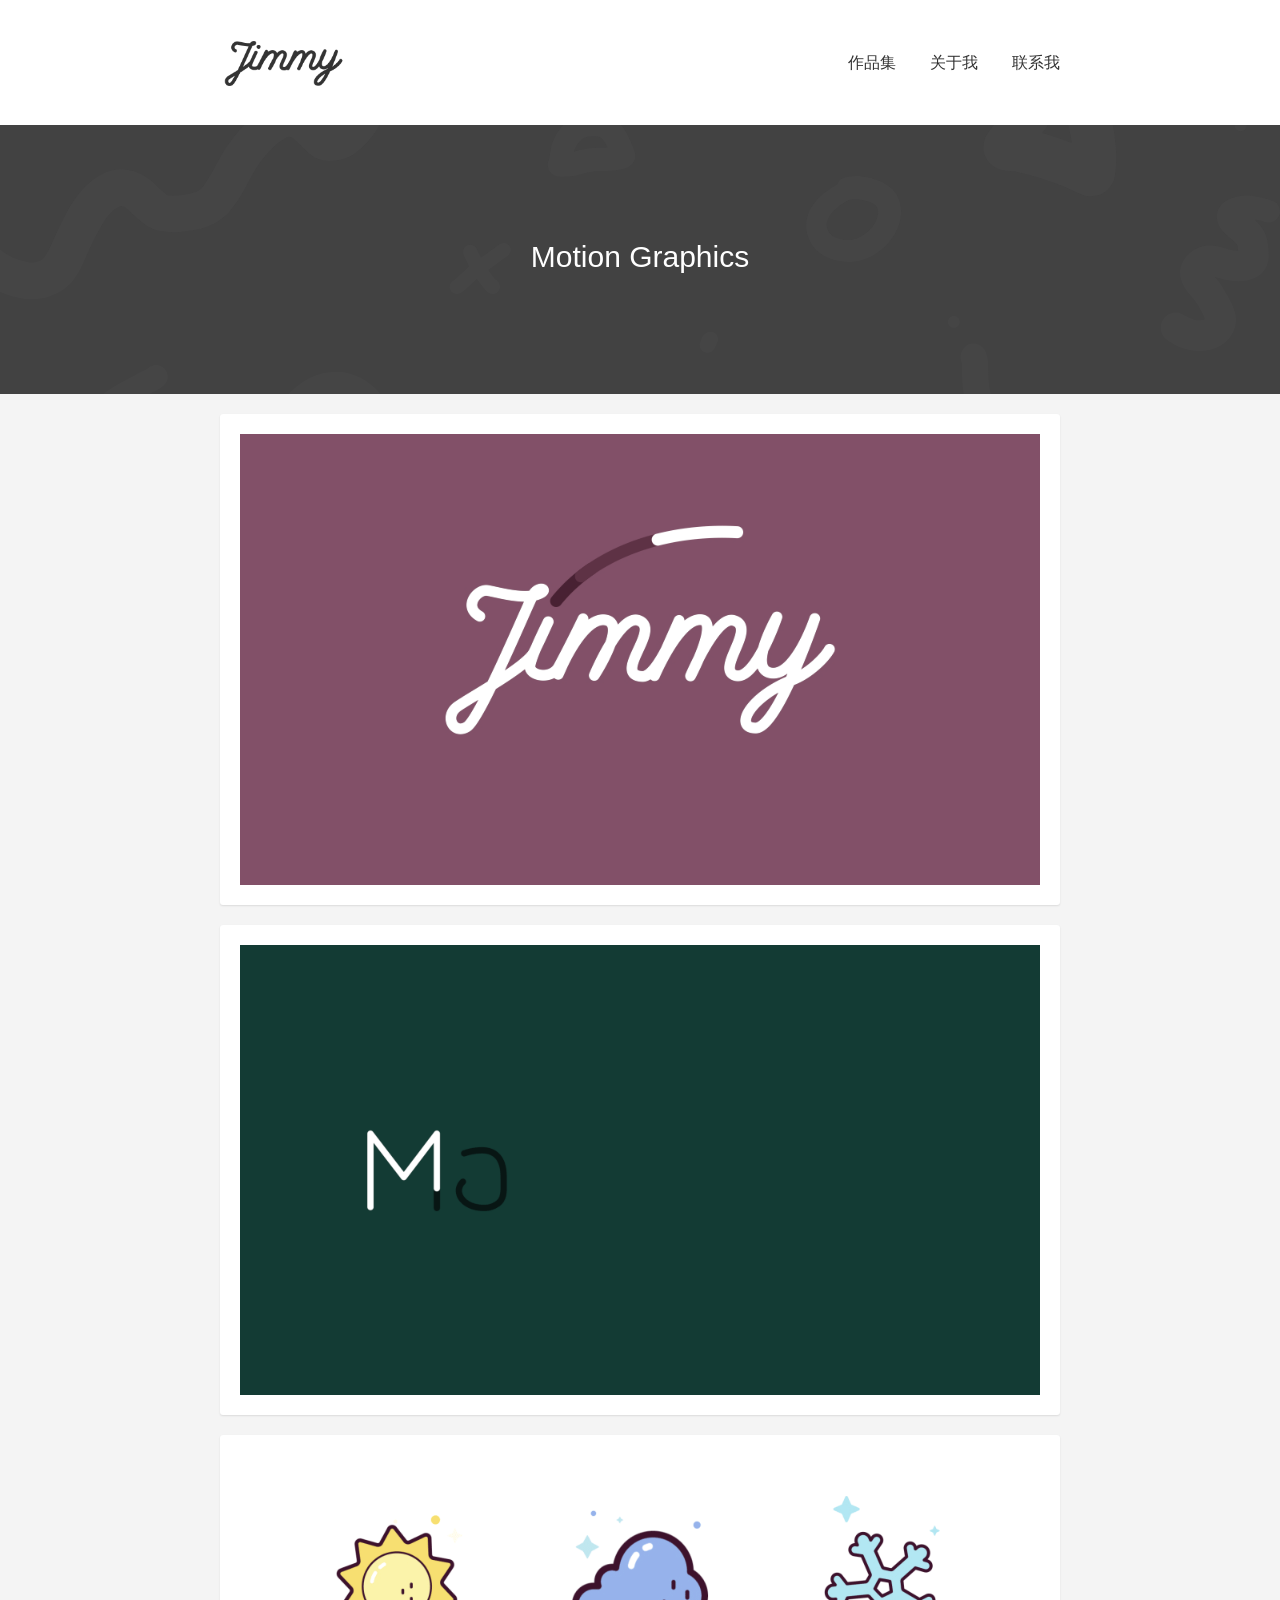
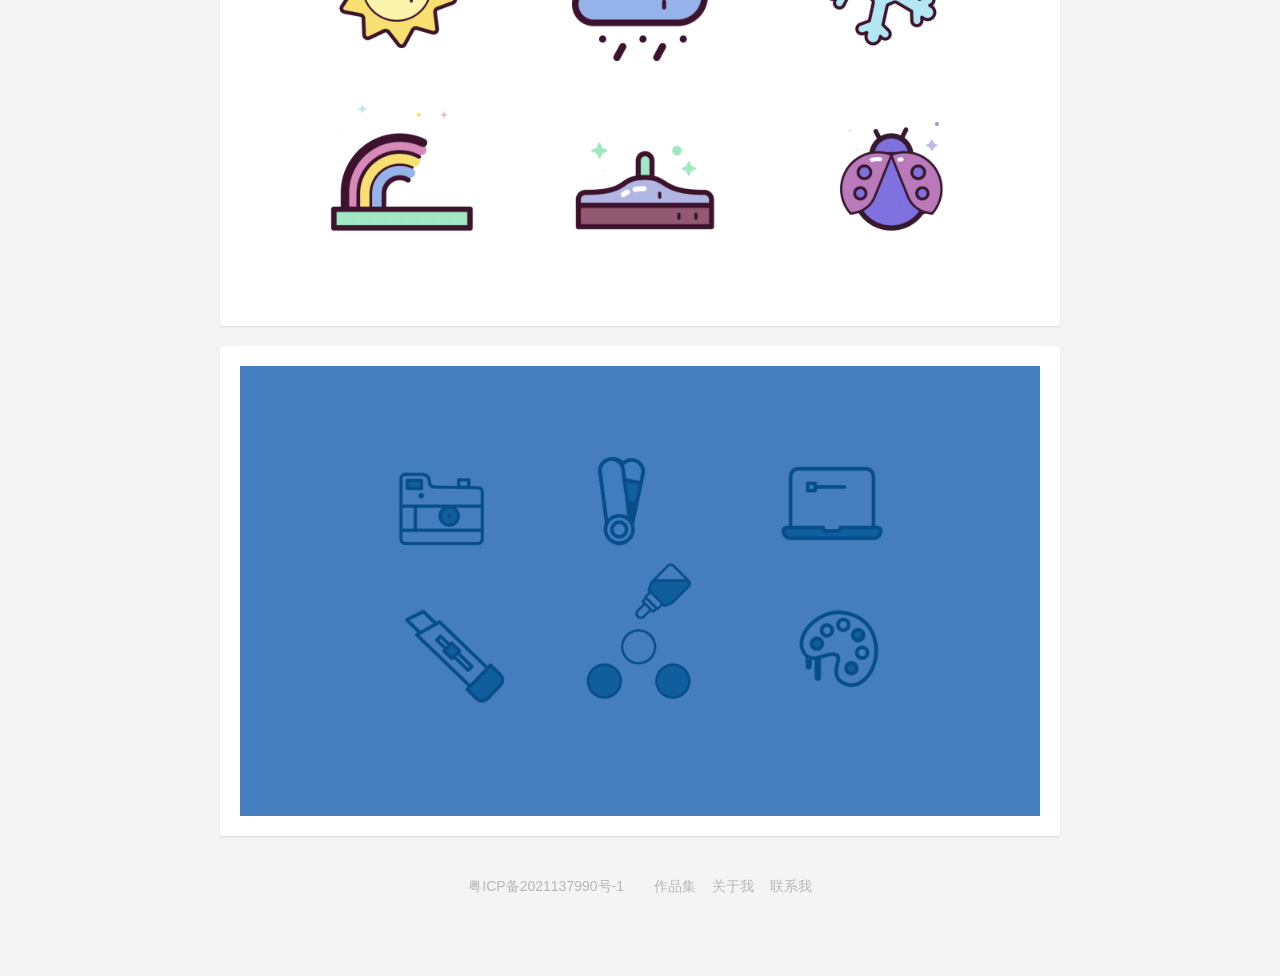
<file: cases/motion-graphics.html>
<!DOCTYPE html>
<!--  This site was created in Webflow. http://www.webflow.com  -->
<!--  Last Published: Sat Jun 30 2018 07:43:27 GMT+0000 (UTC)  -->
<html data-wf-page="5ade0f9d2a63e715414795ad" data-wf-site="5ac39432795e751831cf4caa">
<head>
  <meta charset="utf-8">
  <title>Illustration</title>
  <meta content="side-projects" property="og:title">
  <meta content="width=device-width, initial-scale=1" name="viewport">
  <meta content="Webflow" name="generator">
  <link href="../css/normalize.css" rel="stylesheet" type="text/css">
  <link href="../css/webflow.css" rel="stylesheet" type="text/css">
  <link href="../css/jimmyzhu.webflow.css" rel="stylesheet" type="text/css">
  <!-- [if lt IE 9]><script src="https://cdnjs.cloudflare.com/ajax/libs/html5shiv/3.7.3/html5shiv.min.js" type="text/javascript"></script><![endif] -->
  <script type="text/javascript">!function(o,c){var n=c.documentElement,t=" w-mod-";n.className+=t+"js",("ontouchstart"in o||o.DocumentTouch&&c instanceof DocumentTouch)&&(n.className+=t+"touch")}(window,document);</script>
  <script>
    var _hmt = _hmt || [];
    (function() {
      var hm = document.createElement("script");
      hm.src = "https://hm.baidu.com/hm.js?6eb2033383451164c5e8b014e96b7ae5";
      var s = document.getElementsByTagName("script")[0]; 
      s.parentNode.insertBefore(hm, s);
    })();
  </script>
</head>
<body>
  <div class="navigation">
    <div class="pop_div" data-ix="pop-div"><img src="../images/icon_close.svg" class="close" data-ix="closepopdiv">
      <ul class="popup_menu w-list-unstyled">
        <li class="popup_items"><a href="https://currentlyjimmy-blip.github.io/jimmy-portfolio/#casesSection" class="popup_link">作品集</a></li>
        <li class="popup_items"><a href="../about.html" class="popup_link">关于我</a></li>
        <li class="popup_items"><a href="mailto:currentlyjimmy@163.com" class="popup_link">联系我</a></li>
      </ul>
    </div>
    <div class="wrapper">
      <div class="nav_div">
        <div class="logo"><a href="../index.html" class="logo w--current"><img width="128" height="auto" src="../images/googleFont02.png"></a></div>
        <ul class="nav_menu w-list-unstyled">
          <li class="nav_item"><a href="https://currentlyjimmy-blip.github.io/jimmy-portfolio/#casesSection" class="nav_link">作品集</a></li>
          <li class="nav_item"><a href="../about.html" target="_blank" class="nav_link">关于我</a></li>
          <li class="nav_item"><a href="mailto:currentlyjimmy@163.com" class="nav_link">联系我</a></li>
        </ul><img src="../images/icon_bars.svg" class="bars w-hidden-main w-hidden-medium w-hidden-small" data-ix="popdivclick"></div>
    </div>
  </div>
  <div class="herocasetitle">
    <h1 class="detailcasetitle">Motion Graphics</h1>
    <!-- <div class="whiteborder"></div> -->
    <!-- <div class="text-block">2017.07 - 2017.08</div> -->
  </div>
  <div class="showcase">
    <div class="wrapper">
      <div class="bigwhiteborder"><img src="../images/script-text.gif" srcset="../images/script-text.gif 500w, ../images/script-text.gif 800w" sizes="(max-width: 479px) 90vw, (max-width: 879px) 91vw, 800px" class="fimage"></div>
    </div>
    <div class="wrapper">
      <div class="bigwhiteborder"><img src="../images/non-script-text.gif" srcset="../images/non-script-text.gif 500w, ../images/non-script-text.gif 800w" sizes="(max-width: 479px) 90vw, (max-width: 879px) 91vw, 800px" class="fimage"></div>
    </div>
    <div class="wrapper">
      <div class="bigwhiteborder"><img src="../images/nature-icon-pack.gif" srcset="../images/nature-icon-pack.gif 500w, ../images/nature-icon-pack.gif 800w" sizes="(max-width: 479px) 90vw, (max-width: 879px) 91vw, 800px" class="fimage"></div>
    </div>
    <div class="wrapper">
      <div class="bigwhiteborder"><img src="../images/designerskit.gif" srcset="../images/designerskit.gif 500w, ../images/designerskit.gif 800w" sizes="(max-width: 479px) 90vw, (max-width: 879px) 91vw, 800px" class="fimage"></div>
    </div>
  </div>
  
  <div class="footer">
    <div class="footerwrapper">
      <div class="footertext _1st"><a href="https://beian.miit.gov.cn" target="_blank" class="footerlink">粤ICP备2021137990号-1</a></div>
      <div class="footertext"><a href="https://currentlyjimmy-blip.github.io/jimmy-portfolio/#casesSection" class="footerlink">作品集</a></div>
      <div class="footertext"><a href="../about.html" target="_blank" class="footerlink _3rd">关于我</a></div>
      <div class="footertext"><a href="mailto:currentlyjimmy@163.com" class="footerlink">联系我</a></div>
    </div>
  </div>
  <script src="../js/jquery-3.3.1.min.js" type="text/javascript"></script>
  <script src="../js/webflow.js" type="text/javascript"></script>
  <!-- [if lte IE 9]><script src="https://cdnjs.cloudflare.com/ajax/libs/placeholders/3.0.2/placeholders.min.js"></script><![endif] -->
</body>
</html>
</file>
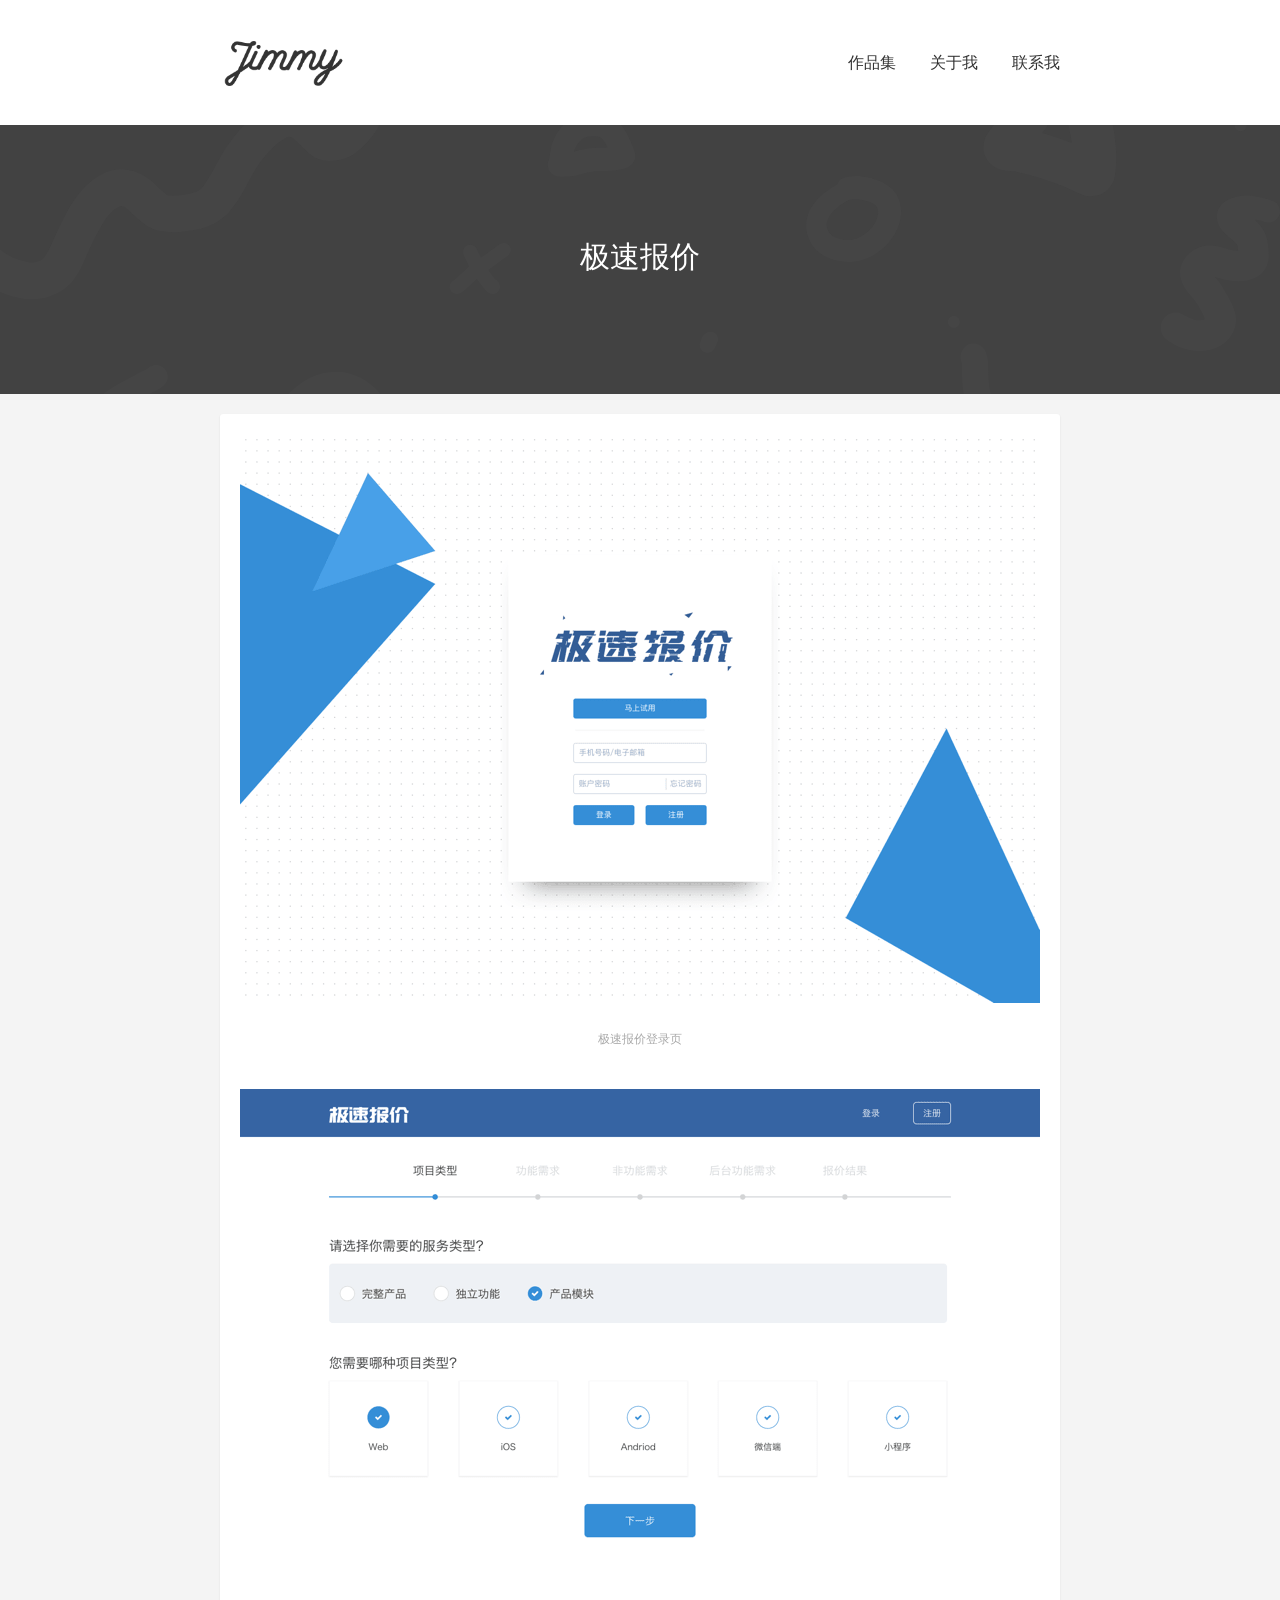
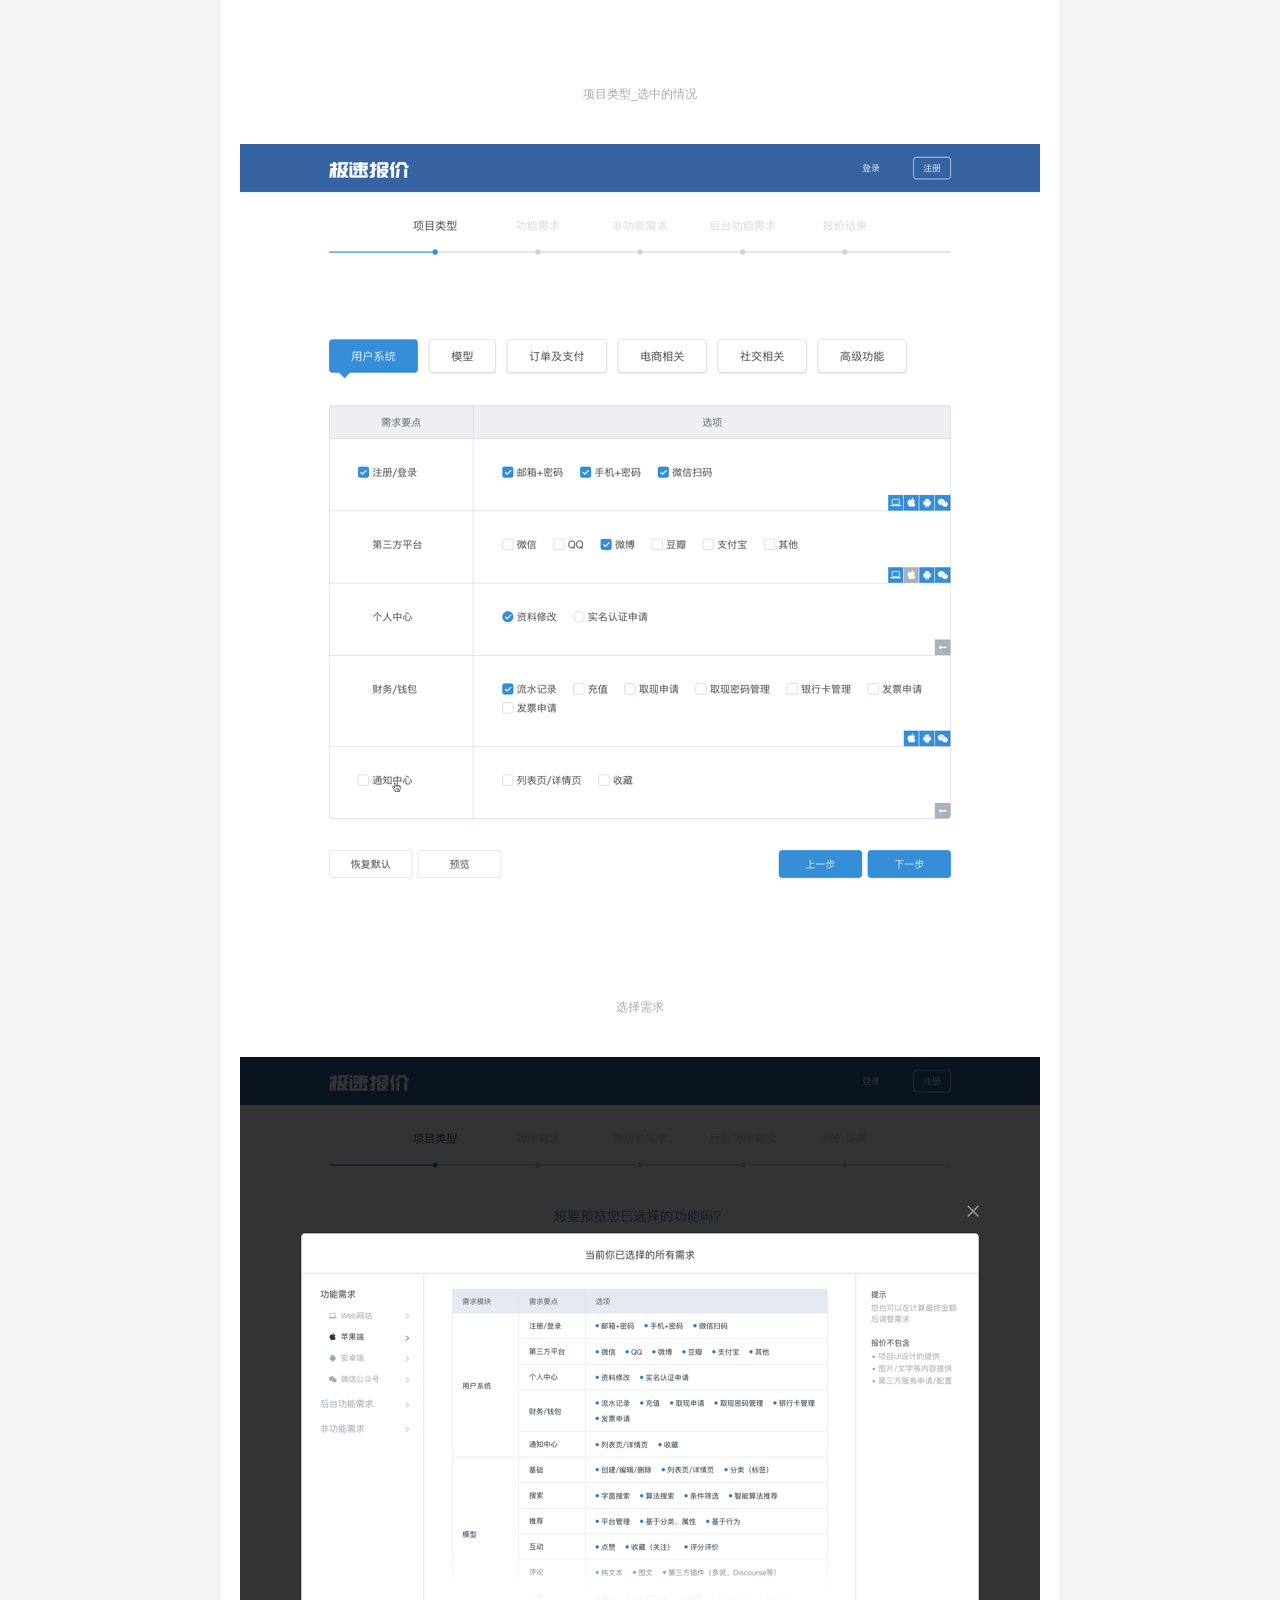
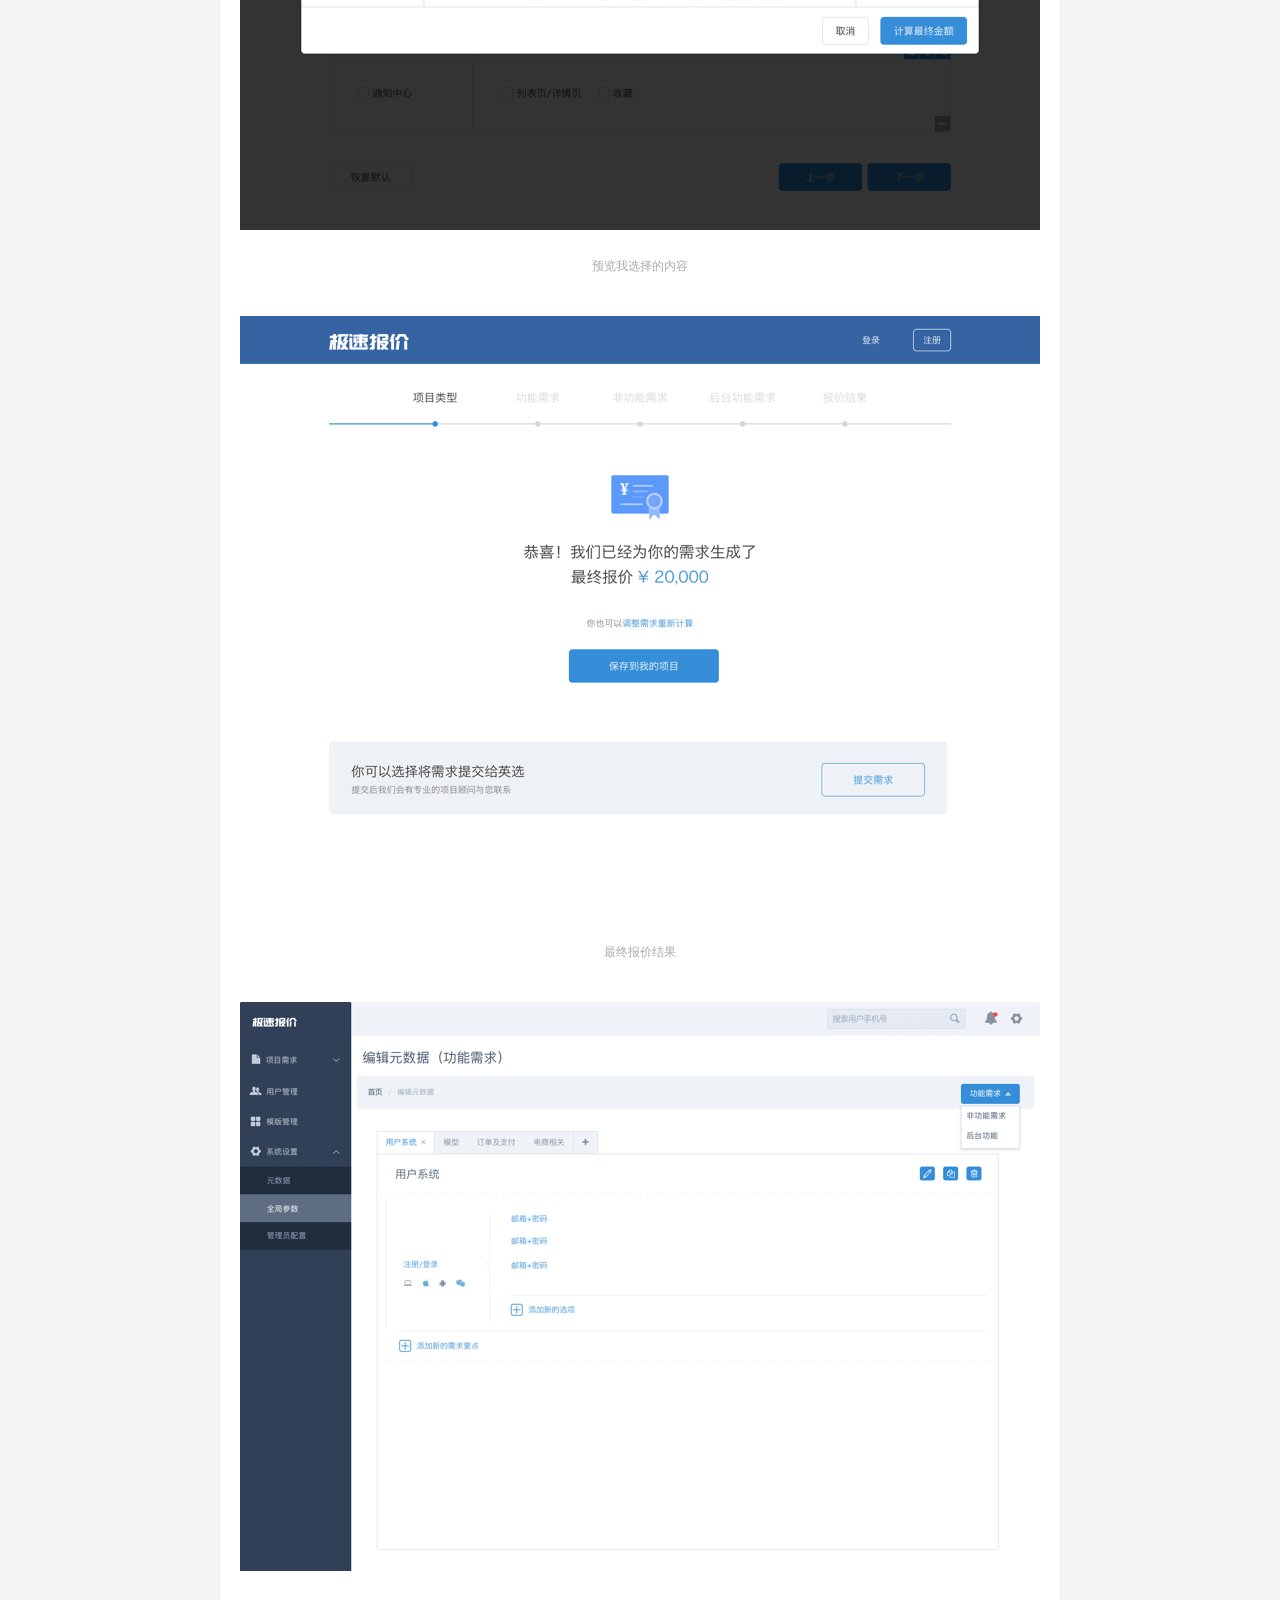
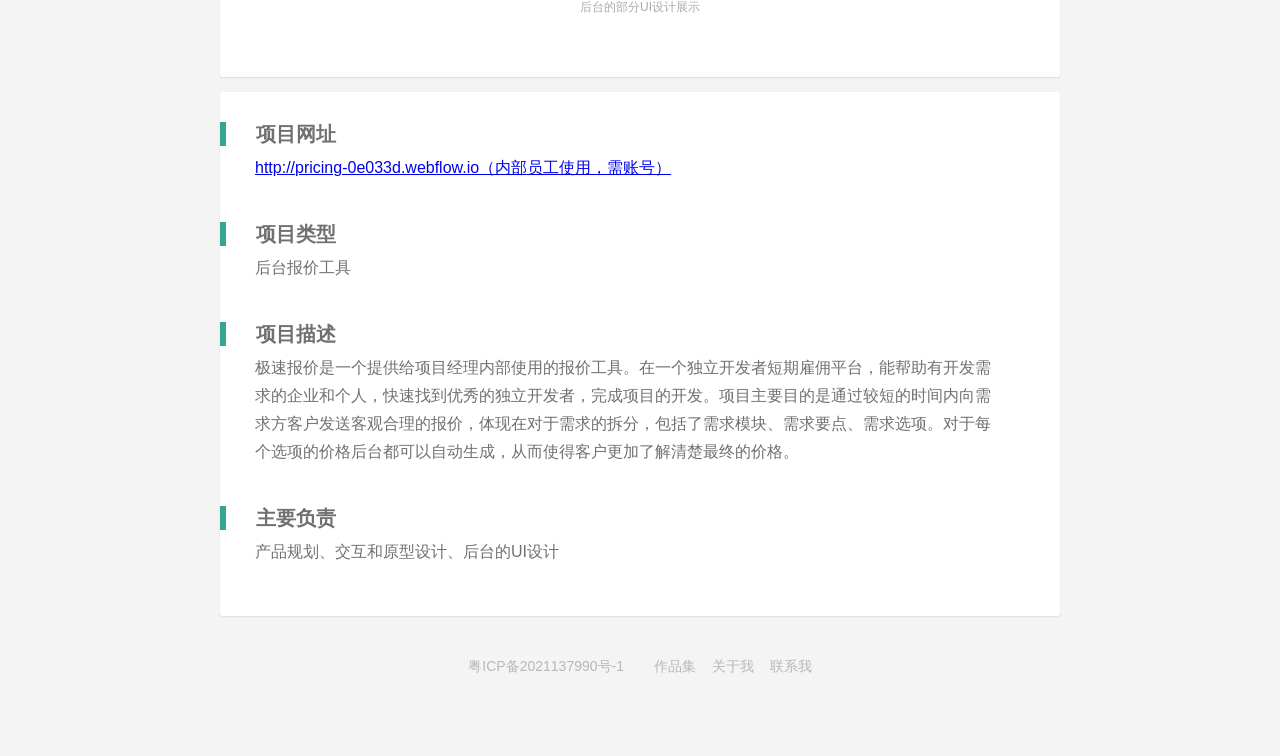
<file: cases/pricing.html>
<!DOCTYPE html>
<!--  This site was created in Webflow. http://www.webflow.com  -->
<!--  Last Published: Sat Jun 30 2018 07:43:27 GMT+0000 (UTC)  -->
<html data-wf-page="5b0de3673a74298680dd903b" data-wf-site="5ac39432795e751831cf4caa">
<head>
  <meta charset="utf-8">
  <title>pricing</title>
  <meta content="pricing" property="og:title">
  <meta content="width=device-width, initial-scale=1" name="viewport">
  <meta content="Webflow" name="generator">
  <link href="../css/normalize.css" rel="stylesheet" type="text/css">
  <link href="../css/webflow.css" rel="stylesheet" type="text/css">
  <link href="../css/jimmyzhu.webflow.css" rel="stylesheet" type="text/css">
  <!-- [if lt IE 9]><script src="https://cdnjs.cloudflare.com/ajax/libs/html5shiv/3.7.3/html5shiv.min.js" type="text/javascript"></script><![endif] -->
  <script type="text/javascript">!function(o,c){var n=c.documentElement,t=" w-mod-";n.className+=t+"js",("ontouchstart"in o||o.DocumentTouch&&c instanceof DocumentTouch)&&(n.className+=t+"touch")}(window,document);</script>
  <script>
    var _hmt = _hmt || [];
    (function() {
      var hm = document.createElement("script");
      hm.src = "https://hm.baidu.com/hm.js?6eb2033383451164c5e8b014e96b7ae5";
      var s = document.getElementsByTagName("script")[0]; 
      s.parentNode.insertBefore(hm, s);
    })();
  </script>
</head>
<body>
  <div class="navigation">
    <div class="pop_div" data-ix="pop-div"><img src="../images/icon_close.svg" class="close" data-ix="closepopdiv">
      <ul class="popup_menu w-list-unstyled">
        <li class="popup_items"><a href="https://currentlyjimmy-blip.github.io/jimmy-portfolio/#casesSection" class="popup_link">作品集</a></li>
        <li class="popup_items"><a href="../about.html" class="popup_link">关于我</a></li>
        <li class="popup_items"><a href="mailto:currentlyjimmy@163.com" class="popup_link">联系我</a></li>
      </ul>
    </div>
    <div class="wrapper">
      <div class="nav_div">
        <div class="logo"><a href="../index.html" class="logo w--current"><img width="128" height="auto" src="../images/googleFont02.png"></a></div>
        <ul class="nav_menu w-list-unstyled">
          <li class="nav_item"><a href="https://currentlyjimmy-blip.github.io/jimmy-portfolio/#casesSection" class="nav_link">作品集</a></li>
          <li class="nav_item"><a href="../about.html" target="_blank" class="nav_link">关于我</a></li>
          <li class="nav_item"><a href="mailto:currentlyjimmy@163.com" class="nav_link">联系我</a></li>
        </ul><img src="../images/icon_bars.svg" class="bars w-hidden-main w-hidden-medium w-hidden-small" data-ix="popdivclick"></div>
    </div>
  </div>
  <div class="herocasetitle">
    <h1 class="detailcasetitle detailcasetitleformobile">极速报价</h1>
    <!-- <div class="whiteborder"></div> -->
    <!-- <div class="text-block">2018.02</div> -->
  </div>
  <div class="showcase">
    <div class="wrapper">
      <div class="bigwhiteborder"><img src="../images/pricing_01.png" class="nimage">
        <p class="casesdescription">极速报价登录页</p><img src="../images/pricing_02.png" class="fimage">
        <p class="casesdescription">项目类型_选中的情况</p><img src="../images/pricing_03.png" srcset="../images/pricing_03-p-500.png 500w, ../images/pricing_03.png 800w" sizes="(max-width: 479px) 90vw, (max-width: 879px) 91vw, 800px" class="nimage">
        <p class="casesdescription">选择需求</p><img src="../images/pricing_04.png" class="nimage">
        <p class="casesdescription">预览我选择的内容</p><img src="../images/pricing_05.png" srcset="../images/pricing_05-p-500.png 500w, ../images/pricing_05.png 800w" sizes="(max-width: 479px) 90vw, (max-width: 879px) 91vw, 800px" class="nimage">
        <p class="casesdescription">最终报价结果</p><img src="../images/pricing_07.png" class="nimage">
        <p class="casesdescription">后台的部分UI设计展示</p>
      </div>
    </div>
  </div>
  <div class="casedescription">
    <div class="wrapper">
      <div class="casedetail">
        <div class="margindetail"></div>
        <h4 class="detail1st">项目网址</h4>
        <p class="detailtextfordesktop w-hidden-tiny"><a href="http://pricing-0e033d.webflow.io" target="_blank">http://pricing-0e033d.webflow.io（内部员工使用，需账号）</a></p>
        <p class="detailtextformobile w-hidden-main w-hidden-medium w-hidden-small"><a href="http://t.cn/R1JZ7ZL" target="_blank">http://t.cn/R1JZ7ZL（内部员工使用，需账号）</a></p>
        <h4 class="detail2nd">项目类型</h4>
        <p class="detailtext">后台报价工具</p>
        <h4 class="detail2nd">项目描述</h4>
        <p class="detailtext">极速报价是一个提供给项目经理内部使用的报价工具。在一个独立开发者短期雇佣平台，能帮助有开发需求的企业和个人，快速找到优秀的独立开发者，完成项目的开发。项目主要目的是通过较短的时间内向需求方客户发送客观合理的报价，体现在对于需求的拆分，包括了需求模块、需求要点、需求选项。对于每个选项的价格后台都可以自动生成，从而使得客户更加了解清楚最终的价格。</p>
        <h4 class="detail2nd">主要负责</h4>
        <p class="detailtext detailtextlast">产品规划、交互和原型设计、后台的UI设计</p>
      </div>
    </div>
  </div>
  <div class="footer">
    <div class="footerwrapper">
      <div class="footertext _1st"><a href="https://beian.miit.gov.cn" target="_blank" class="footerlink">粤ICP备2021137990号-1</a></div>
      <div class="footertext"><a href="https://currentlyjimmy-blip.github.io/jimmy-portfolio/#casesSection" class="footerlink">作品集</a></div>
      <div class="footertext"><a href="../about.html" target="_blank" class="footerlink _3rd">关于我</a></div>
      <div class="footertext"><a href="mailto:currentlyjimmy@163.com" class="footerlink">联系我</a></div>
    </div>
  </div>
  <script src="../js/jquery-3.3.1.min.js" type="text/javascript"></script>
  <script src="../js/webflow.js" type="text/javascript"></script>
  <!-- [if lte IE 9]><script src="https://cdnjs.cloudflare.com/ajax/libs/placeholders/3.0.2/placeholders.min.js"></script><![endif] -->
</body>
</html>
</file>
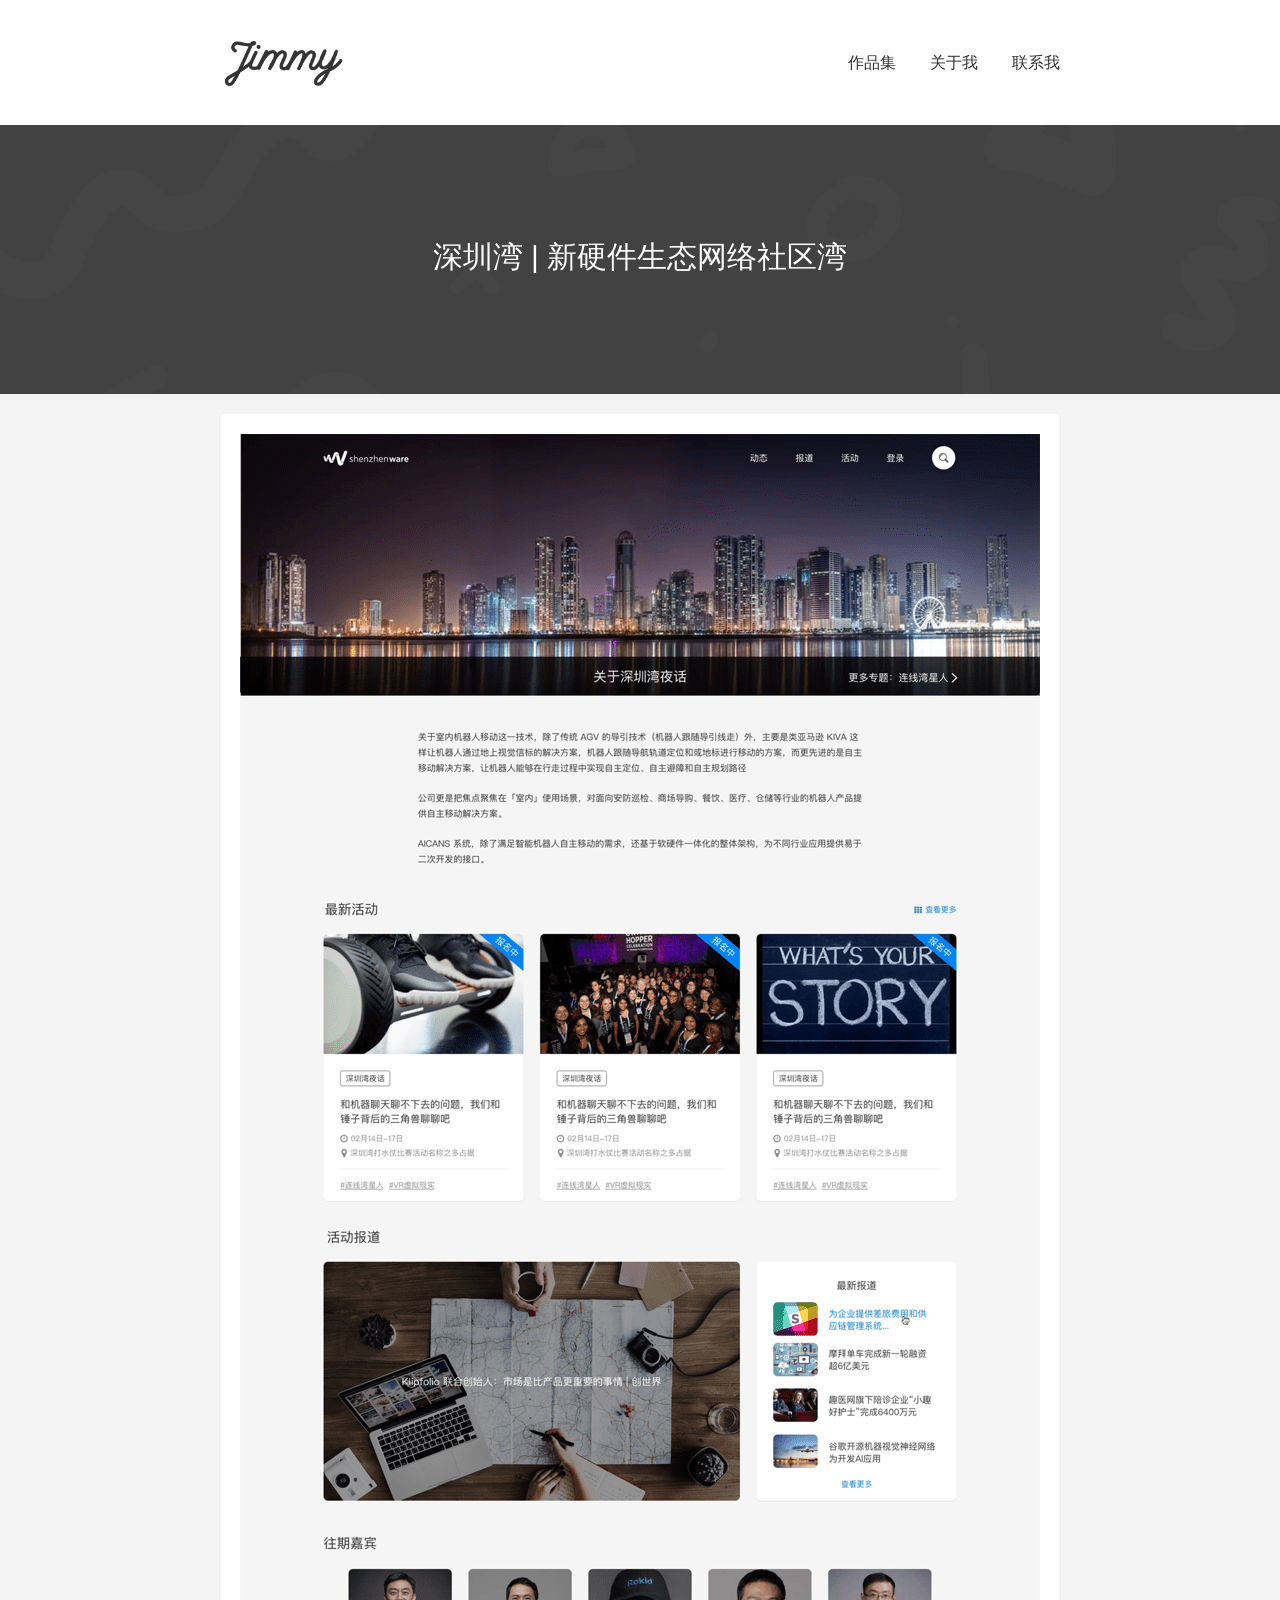
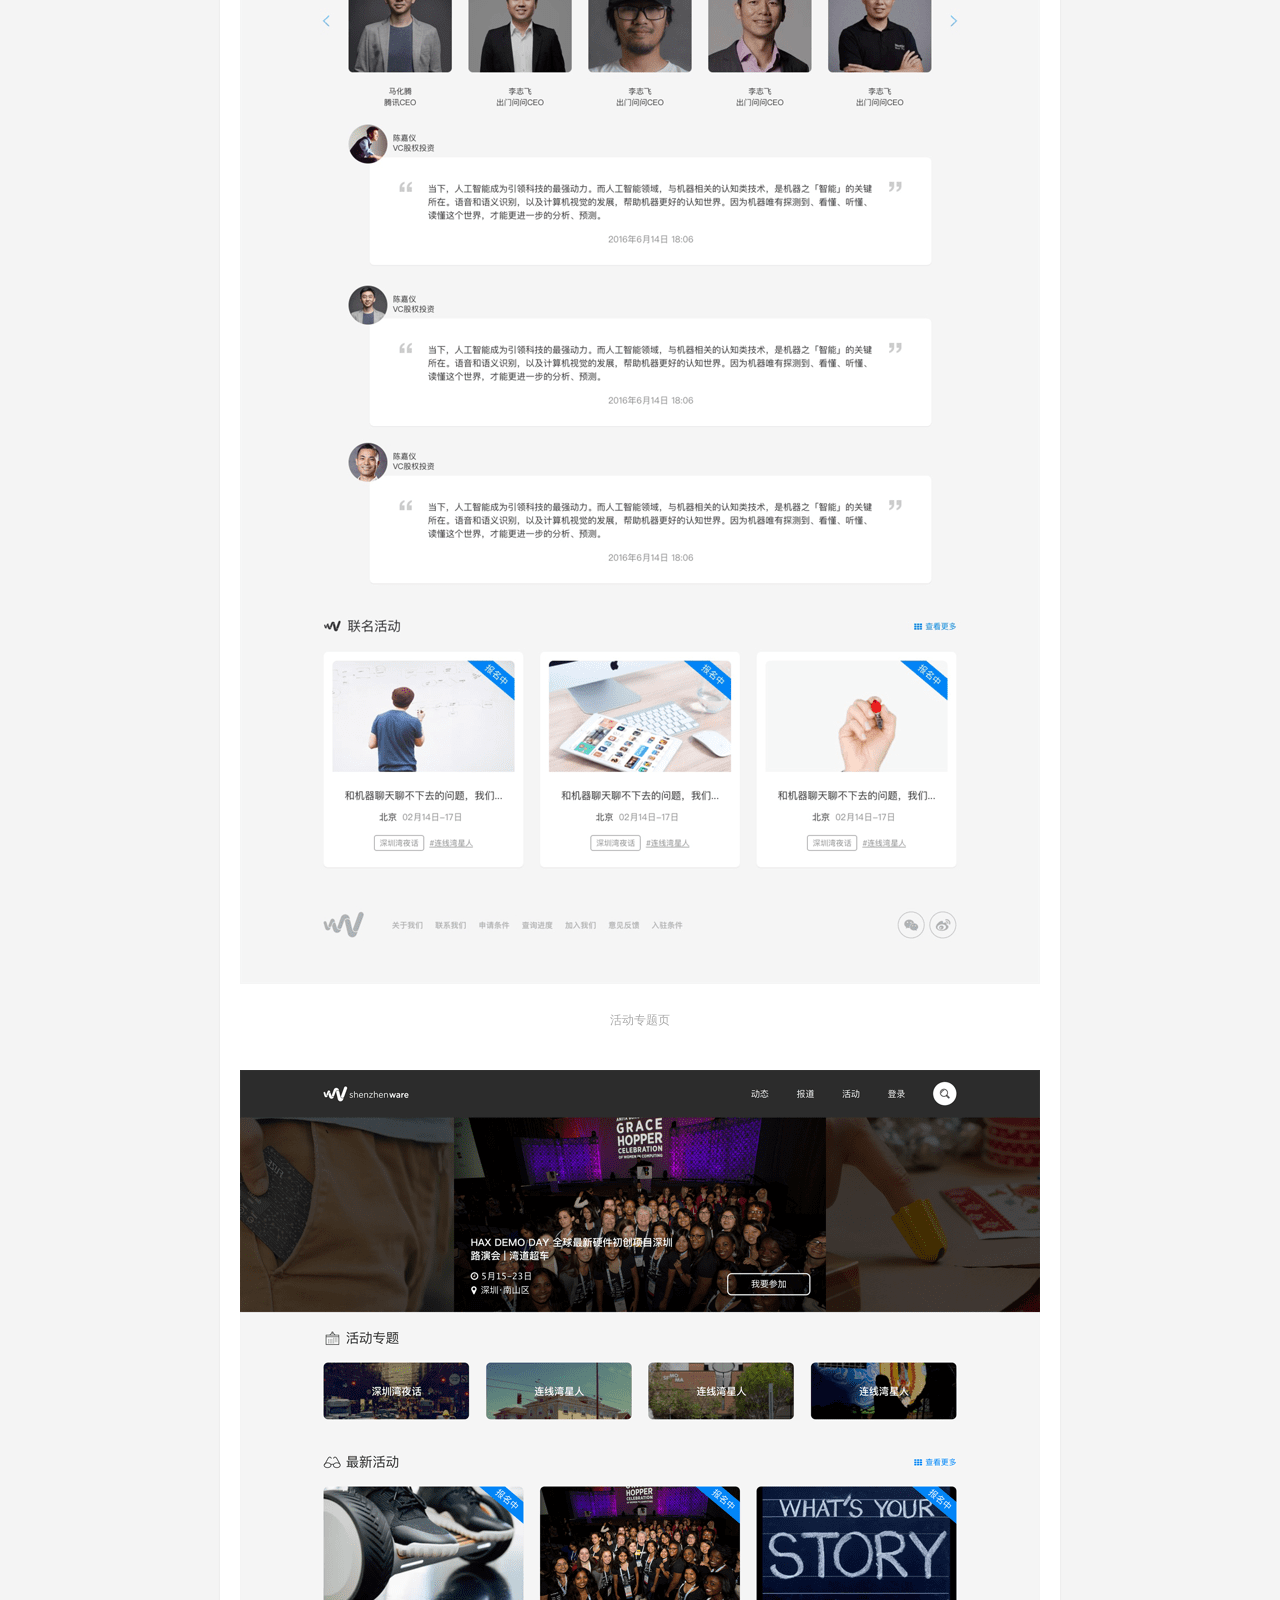
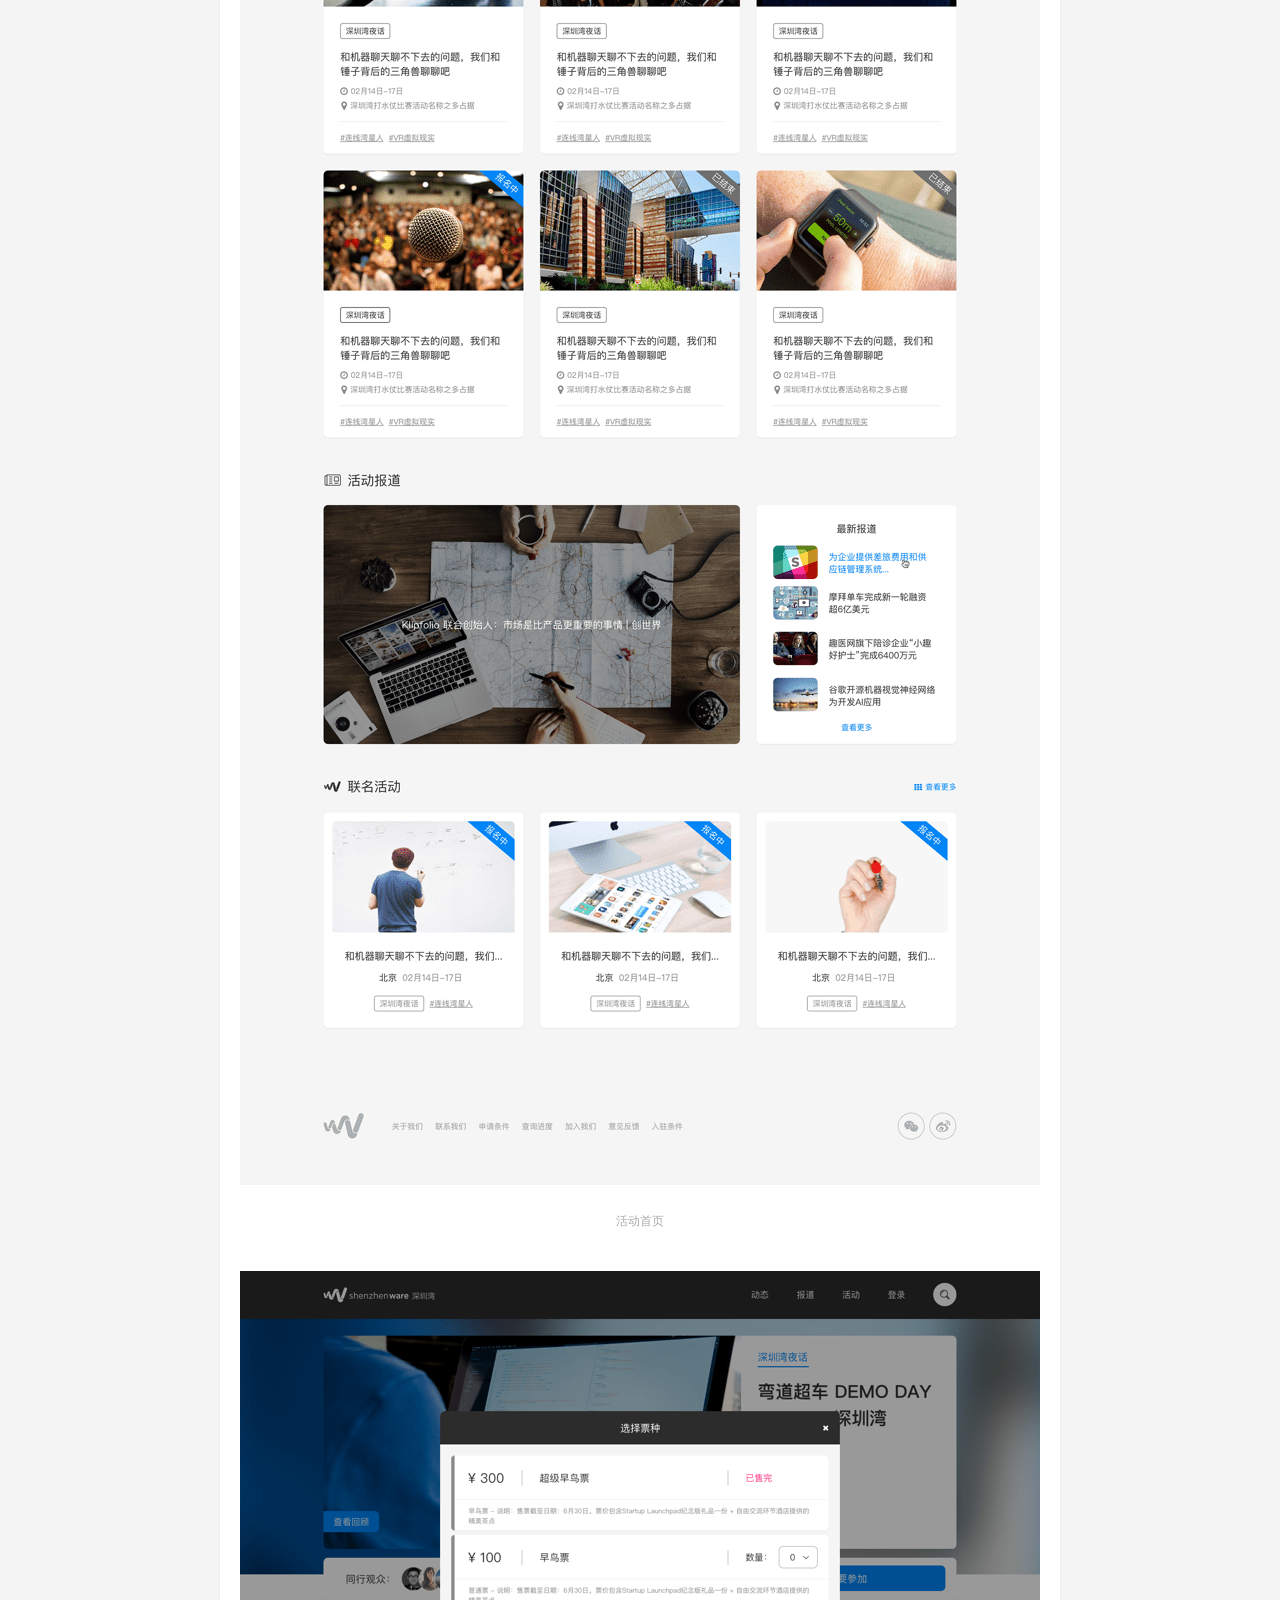
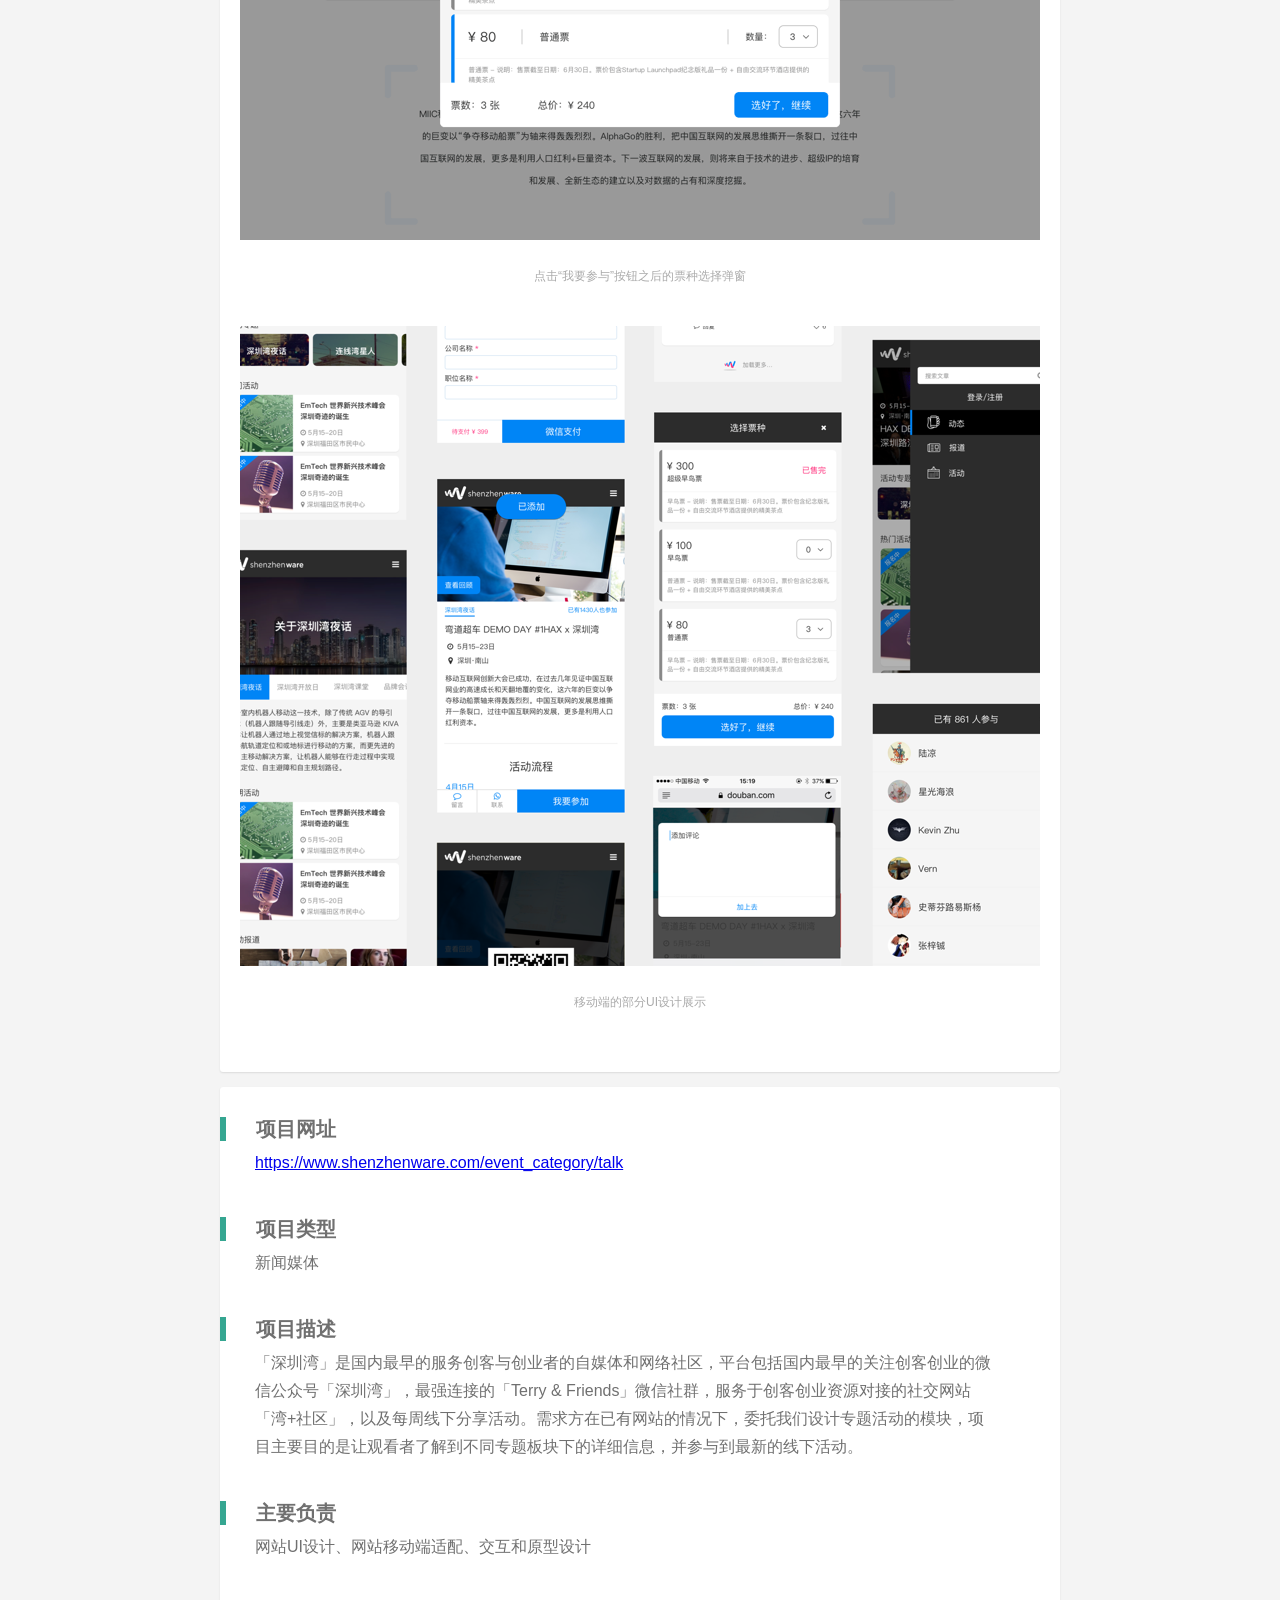
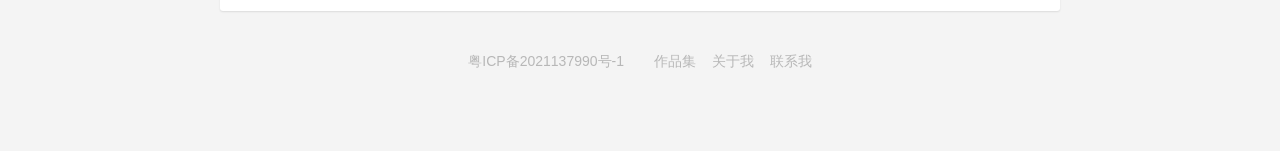
<file: cases/shenzhenware.html>
<!DOCTYPE html>
<!--  This site was created in Webflow. http://www.webflow.com  -->
<!--  Last Published: Sat Jun 30 2018 07:43:27 GMT+0000 (UTC)  -->
<html data-wf-page="5ade000ceeadd3efd86cc35b" data-wf-site="5ac39432795e751831cf4caa">
<head>
  <meta charset="utf-8">
  <title>shenzhenware</title>
  <meta content="shenzhenware" property="og:title">
  <meta content="width=device-width, initial-scale=1" name="viewport">
  <meta content="Webflow" name="generator">
  <link href="../css/normalize.css" rel="stylesheet" type="text/css">
  <link href="../css/webflow.css" rel="stylesheet" type="text/css">
  <link href="../css/jimmyzhu.webflow.css" rel="stylesheet" type="text/css">
  <!-- [if lt IE 9]><script src="https://cdnjs.cloudflare.com/ajax/libs/html5shiv/3.7.3/html5shiv.min.js" type="text/javascript"></script><![endif] -->
  <script type="text/javascript">!function(o,c){var n=c.documentElement,t=" w-mod-";n.className+=t+"js",("ontouchstart"in o||o.DocumentTouch&&c instanceof DocumentTouch)&&(n.className+=t+"touch")}(window,document);</script>
  <script>
    var _hmt = _hmt || [];
    (function() {
      var hm = document.createElement("script");
      hm.src = "https://hm.baidu.com/hm.js?6eb2033383451164c5e8b014e96b7ae5";
      var s = document.getElementsByTagName("script")[0]; 
      s.parentNode.insertBefore(hm, s);
    })();
  </script>
</head>
<body>
  <div class="navigation">
    <div class="pop_div" data-ix="pop-div"><img src="../images/icon_close.svg" class="close" data-ix="closepopdiv">
      <ul class="popup_menu w-list-unstyled">
        <li class="popup_items"><a href="https://currentlyjimmy-blip.github.io/jimmy-portfolio/#casesSection" class="popup_link">作品集</a></li>
        <li class="popup_items"><a href="../about.html" class="popup_link">关于我</a></li>
        <li class="popup_items"><a href="mailto:currentlyjimmy@163.com" class="popup_link">联系我</a></li>
      </ul>
    </div>
    <div class="wrapper">
      <div class="nav_div">
        <div class="logo"><a href="../index.html" class="logo w--current"><img width="128" height="auto" src="../images/googleFont02.png"></a></div>
        <ul class="nav_menu w-list-unstyled">
          <li class="nav_item"><a href="https://currentlyjimmy-blip.github.io/jimmy-portfolio/#casesSection" class="nav_link">作品集</a></li>
          <li class="nav_item"><a href="../about.html" target="_blank" class="nav_link">关于我</a></li>
          <li class="nav_item"><a href="mailto:currentlyjimmy@163.com" class="nav_link">联系我</a></li>
        </ul><img src="../images/icon_bars.svg" class="bars w-hidden-main w-hidden-medium w-hidden-small" data-ix="popdivclick"></div>
    </div>
  </div>
  <div class="herocasetitle">
    <h1 class="detailcasetitle detailcasetitleformobile">深圳湾 | 新硬件生态网络社区湾</h1>
    <!-- <div class="whiteborder"></div> -->
    <!-- <div class="text-block">2020.04 - 2020.05</div> -->
  </div>
  <div class="showcase">
    <div class="wrapper">
      <div class="bigwhiteborder"><img src="../images/szware02.png" class="nimage">
        <p class="casesdescription">活动专题页</p><img src="../images/szware01.png" class="fimage">
        <p class="casesdescription">活动首页</p><img src="../images/szware03.png" srcset="../images/szware03-p-500.png 500w, ../images/szware03.png 800w" sizes="(max-width: 479px) 90vw, (max-width: 879px) 91vw, 800px" class="nimage">
        <p class="casesdescription">点击“我要参与”按钮之后的票种选择弹窗</p><img src="../images/szware05.png" class="nimage">
        <p class="casesdescription">移动端的部分UI设计展示</p>
      </div>
    </div>
  </div>
  <div class="casedescription">
    <div class="wrapper">
      <div class="casedetail">
        <div class="margindetail"></div>
        <h4 class="detail1st">项目网址</h4>
        <p class="detailtextfordesktop w-hidden-tiny"><a href="https://www.shenzhenware.com/event_category/talk" target="_blank">https://www.shenzhenware.com/event_category/talk</a><a href="https://itunes.apple.com/cn/app/welle/id1279136659?l=en&amp;mt=8" target="_blank" class="projectlink"></a></p>
        <p class="detailtextformobile w-hidden-main w-hidden-medium w-hidden-small"><a href="https://www.shenzhenware.com/event_category/talk" target="_blank">http://t.cn/R1JPkpW</a></p>
        <h4 class="detail2nd">项目类型</h4>
        <p class="detailtext">新闻媒体</p>
        <h4 class="detail2nd">项目描述</h4>
        <p class="detailtext">「深圳湾」是国内最早的服务创客与创业者的自媒体和网络社区，平台包括国内最早的关注创客创业的微信公众号「深圳湾」，最强连接的「Terry &amp; Friends」微信社群，服务于创客创业资源对接的社交网站「湾+社区」，以及每周线下分享活动。需求方在已有网站的情况下，委托我们设计专题活动的模块，项目主要目的是让观看者了解到不同专题板块下的详细信息，并参与到最新的线下活动。</p>
        <h4 class="detail2nd">主要负责</h4>
        <p class="detailtext detailtextlast">网站UI设计、网站移动端适配、交互和原型设计</p>
      </div>
    </div>
  </div>
  <div class="footer">
    <div class="footerwrapper">
      <div class="footertext _1st"><a href="https://beian.miit.gov.cn" target="_blank" class="footerlink">粤ICP备2021137990号-1</a></div>
      <div class="footertext"><a href="https://currentlyjimmy-blip.github.io/jimmy-portfolio/#casesSection" class="footerlink">作品集</a></div>
      <div class="footertext"><a href="../about.html" target="_blank" class="footerlink _3rd">关于我</a></div>
      <div class="footertext"><a href="mailto:currentlyjimmy@163.com" class="footerlink">联系我</a></div>
    </div>
  </div>
  <script src="../js/jquery-3.3.1.min.js" type="text/javascript"></script>
  <script src="../js/webflow.js" type="text/javascript"></script>
  <!-- [if lte IE 9]><script src="https://cdnjs.cloudflare.com/ajax/libs/placeholders/3.0.2/placeholders.min.js"></script><![endif] -->
</body>
</html>
</file>
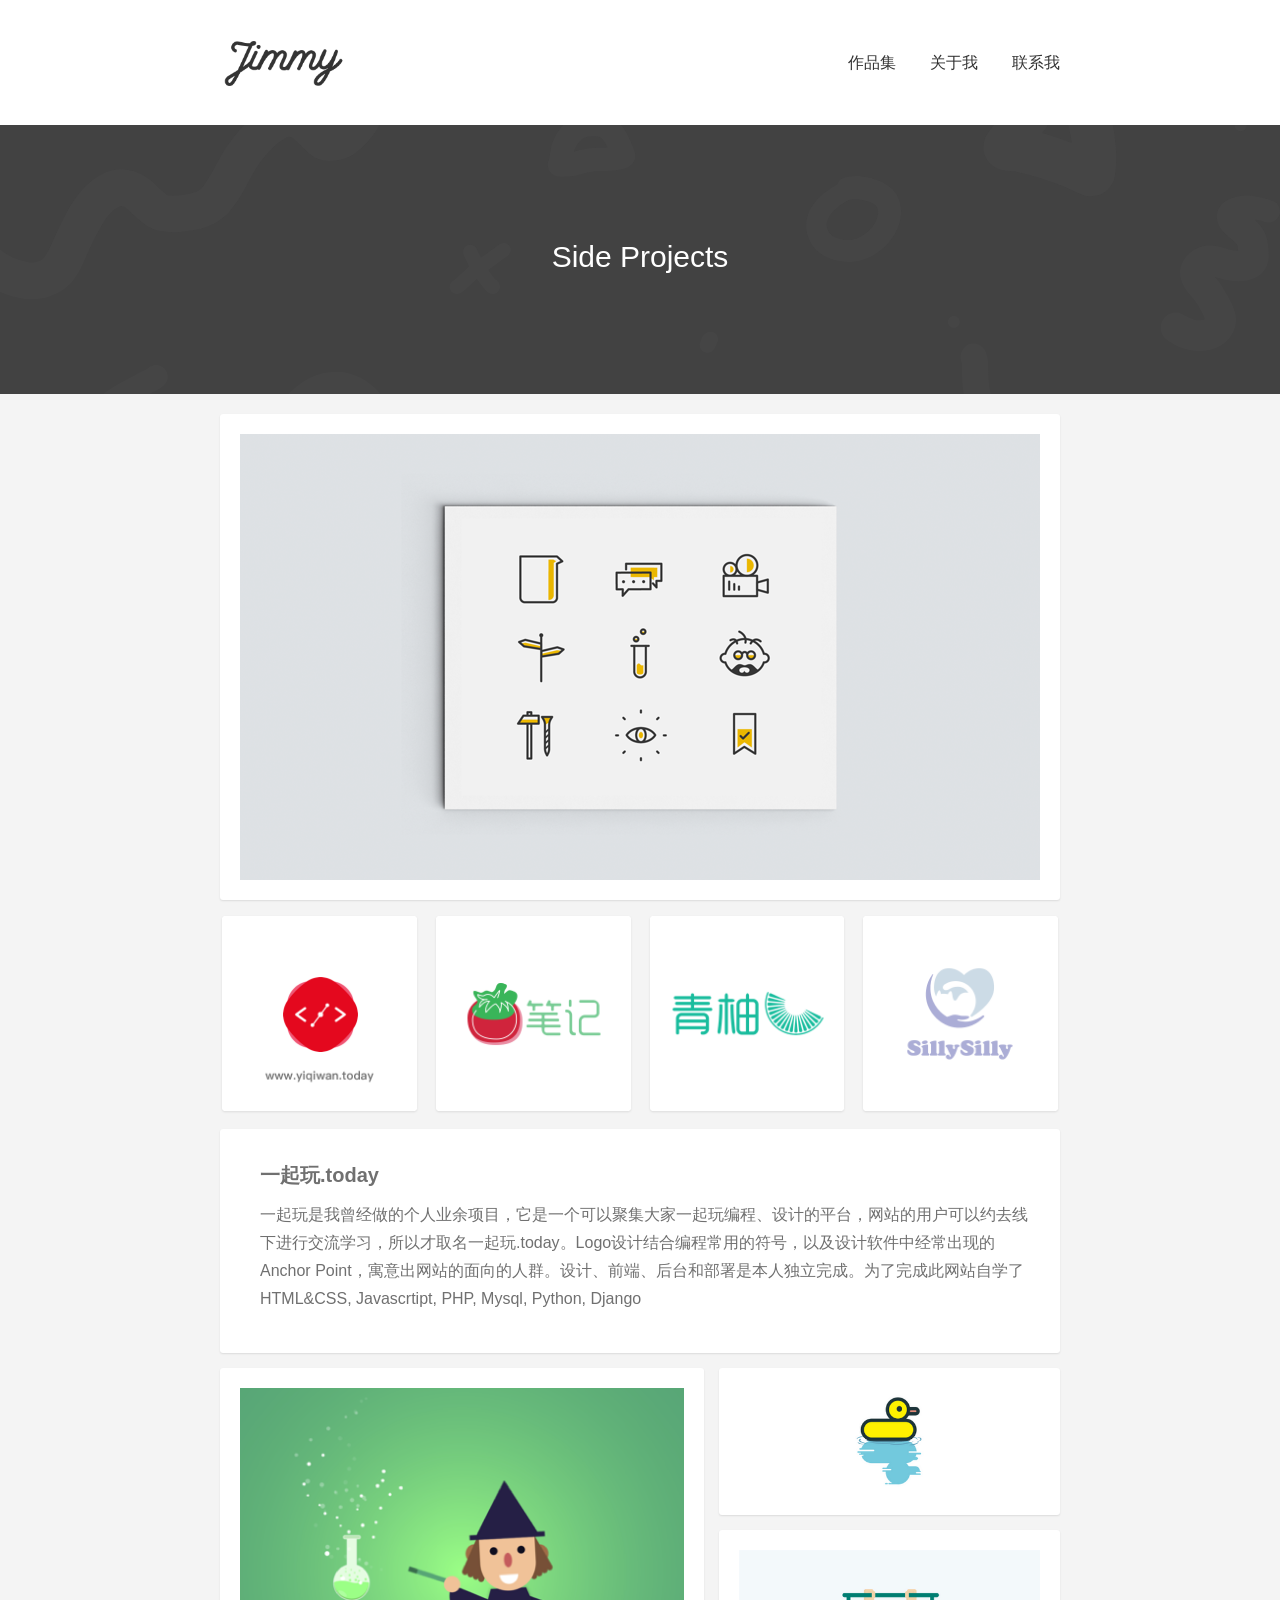
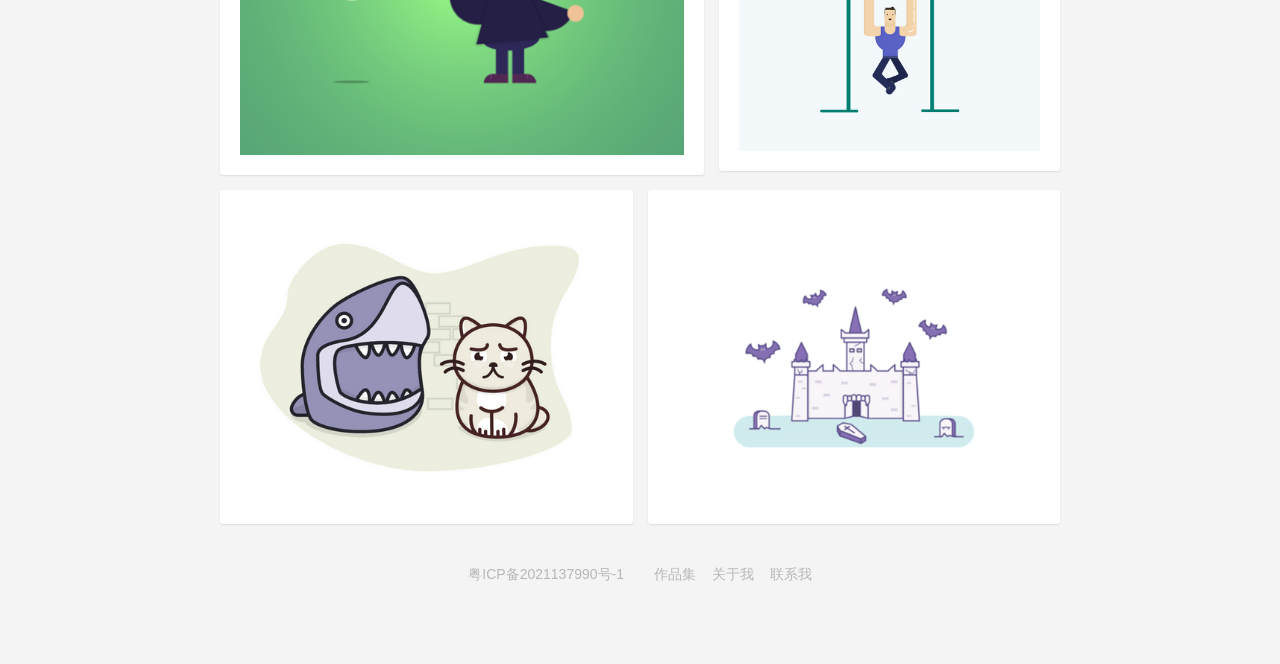
<file: cases/side-projects.html>
<!DOCTYPE html>
<!--  This site was created in Webflow. http://www.webflow.com  -->
<!--  Last Published: Sat Jun 30 2018 07:43:27 GMT+0000 (UTC)  -->
<html data-wf-page="5ade0f9d2a63e715414795ad" data-wf-site="5ac39432795e751831cf4caa">
<head>
  <meta charset="utf-8">
  <title>Illustration</title>
  <meta content="side-projects" property="og:title">
  <meta content="width=device-width, initial-scale=1" name="viewport">
  <meta content="Webflow" name="generator">
  <link href="../css/normalize.css" rel="stylesheet" type="text/css">
  <link href="../css/webflow.css" rel="stylesheet" type="text/css">
  <link href="../css/jimmyzhu.webflow.css" rel="stylesheet" type="text/css">
  <!-- [if lt IE 9]><script src="https://cdnjs.cloudflare.com/ajax/libs/html5shiv/3.7.3/html5shiv.min.js" type="text/javascript"></script><![endif] -->
  <script type="text/javascript">!function(o,c){var n=c.documentElement,t=" w-mod-";n.className+=t+"js",("ontouchstart"in o||o.DocumentTouch&&c instanceof DocumentTouch)&&(n.className+=t+"touch")}(window,document);</script>
  <script>
    var _hmt = _hmt || [];
    (function() {
      var hm = document.createElement("script");
      hm.src = "https://hm.baidu.com/hm.js?6eb2033383451164c5e8b014e96b7ae5";
      var s = document.getElementsByTagName("script")[0]; 
      s.parentNode.insertBefore(hm, s);
    })();
  </script>
</head>
<body>
  <div class="navigation">
    <div class="pop_div" data-ix="pop-div"><img src="../images/icon_close.svg" class="close" data-ix="closepopdiv">
      <ul class="popup_menu w-list-unstyled">
        <li class="popup_items"><a href="https://currentlyjimmy-blip.github.io/jimmy-portfolio/#casesSection" class="popup_link">作品集</a></li>
        <li class="popup_items"><a href="../about.html" class="popup_link">关于我</a></li>
        <li class="popup_items"><a href="mailto:currentlyjimmy@163.com" class="popup_link">联系我</a></li>
      </ul>
    </div>
    <div class="wrapper">
      <div class="nav_div">
        <div class="logo"><a href="../index.html" class="logo w--current"><img width="128" height="auto" src="../images/googleFont02.png"></a></div>
        <ul class="nav_menu w-list-unstyled">
          <li class="nav_item"><a href="https://currentlyjimmy-blip.github.io/jimmy-portfolio/#casesSection" class="nav_link">作品集</a></li>
          <li class="nav_item"><a href="../about.html" target="_blank" class="nav_link">关于我</a></li>
          <li class="nav_item"><a href="mailto:currentlyjimmy@163.com" class="nav_link">联系我</a></li>
        </ul><img src="../images/icon_bars.svg" class="bars w-hidden-main w-hidden-medium w-hidden-small" data-ix="popdivclick"></div>
    </div>
  </div>
  <div class="herocasetitle">
    <h1 class="detailcasetitle">Side Projects</h1>
    <!-- <div class="whiteborder"></div> -->
    <!-- <div class="text-block">2017.07 - 2017.08</div> -->
  </div>
  <div class="showcase">
    <div class="wrapper">
      <div class="bigwhiteborder"><img src="../images/sideproject06.png" srcset="../images/sideproject06-p-500.png 500w, ../images/sideproject06.png 800w" sizes="(max-width: 479px) 90vw, (max-width: 879px) 91vw, 800px" class="fimage"></div>
    </div>
  </div>
  <div class="sectionlogos">
    <div class="wrapper">
      <div class="logorow w-row">
        <div class="lcol01 w-col w-col-3 w-col-small-6 w-col-tiny-6"><img src="../images/01.png"></div>
        <div class="lcol02 w-col w-col-3 w-col-small-6 w-col-tiny-6"><img src="../images/02.png"></div>
        <div class="lcol03 w-col w-col-3 w-col-small-6 w-col-tiny-6"><img src="../images/03.png"></div>
        <div class="lcol04 w-col w-col-3 w-col-small-6 w-col-tiny-6"><img src="../images/04.png"></div>
      </div>
    </div>
  </div>
  <div class="logodescription">
    <div class="wrapper">
      <div class="logodescriptionbox">
        <h4 class="yiqiwanh">一起玩.today</h4>
        <p class="yiqiwanparagraph">一起玩是我曾经做的个人业余项目，它是一个可以聚集大家一起玩编程、设计的平台，网站的用户可以约去线下进行交流学习，所以才取名一起玩.today。Logo设计结合编程常用的符号，以及设计软件中经常出现的Anchor Point，寓意出网站的面向的人群。设计、前端、后台和部署是本人独立完成。为了完成此网站自学了 HTML&amp;CSS, Javascrtipt, PHP, Mysql, Python, Django</p>
      </div>
    </div>
  </div>
  <div class="illustrationsection">
    <div class="wrapper">
      <div class="illustrationrow w-row">
        <div class="illustration01 w-col w-col-7">
          <div class="illustration01div"><img src="../images/sideproject01.png"></div>
        </div>
        <div class="illustration02 w-col w-col-5">
          <div class="illustration02div"><img src="../images/illustraton02.png" srcset="../images/illustraton02-p-500.png 500w, ../images/illustraton02-p-800.png 800w, ../images/illustraton02-p-1080.png 1080w, ../images/illustraton02-p-1600.png 1600w, ../images/illustraton02-p-2000.png 2000w, ../images/illustraton02-p-2600.png 2600w, ../images/illustraton02.png 3072w" sizes="(max-width: 479px) 90vw, (max-width: 767px) 91vw, (max-width: 991px) 34vw, 301.25px"></div>
          <div class="illustration03div"><img src="../images/资源-12x.png" srcset="../images/资源-12x-p-500.png 500w, ../images/资源-12x-p-800.png 800w, ../images/资源-12x-p-1080.png 1080w, ../images/资源-12x-p-1600.png 1600w, ../images/资源-12x-p-2000.png 2000w, ../images/资源-12x.png 3047w" sizes="(max-width: 479px) 90vw, (max-width: 767px) 91vw, (max-width: 991px) 34vw, 301.25px"></div>
        </div>
      </div>
      <div class="illustrationrow02 w-row">
        <div class="illustration01 w-col w-col-6">
          <div class="illustration01div"><img src="../images/illustration042x.png" srcset="../images/illustration042x-p-500.png 500w, ../images/illustration042x-p-800.png 800w, ../images/illustration042x.png 826w" sizes="(max-width: 479px) 90vw, (max-width: 767px) 91vw, (max-width: 991px) 42vw, 372.5px"></div>
        </div>
        <div class="illustration02 w-col w-col-6">
          <div class="illustration02div"><img src="../images/illustration052x.png" srcset="../images/illustration052x-p-500.png 500w, ../images/illustration052x-p-800.png 800w, ../images/illustration052x.png 826w" sizes="(max-width: 479px) 90vw, (max-width: 767px) 91vw, (max-width: 991px) 42vw, 372.5px"></div>
        </div>
      </div>
    </div>
  </div>
  <div class="footer">
    <div class="footerwrapper">
      <div class="footertext _1st"><a href="https://beian.miit.gov.cn" target="_blank" class="footerlink">粤ICP备2021137990号-1</a></div>
      <div class="footertext"><a href="https://currentlyjimmy-blip.github.io/jimmy-portfolio/#casesSection" class="footerlink">作品集</a></div>
      <div class="footertext"><a href="../about.html" target="_blank" class="footerlink _3rd">关于我</a></div>
      <div class="footertext"><a href="mailto:currentlyjimmy@163.com" class="footerlink">联系我</a></div>
    </div>
  </div>
  <script src="../js/jquery-3.3.1.min.js" type="text/javascript"></script>
  <script src="../js/webflow.js" type="text/javascript"></script>
  <!-- [if lte IE 9]><script src="https://cdnjs.cloudflare.com/ajax/libs/placeholders/3.0.2/placeholders.min.js"></script><![endif] -->
</body>
</html>
</file>
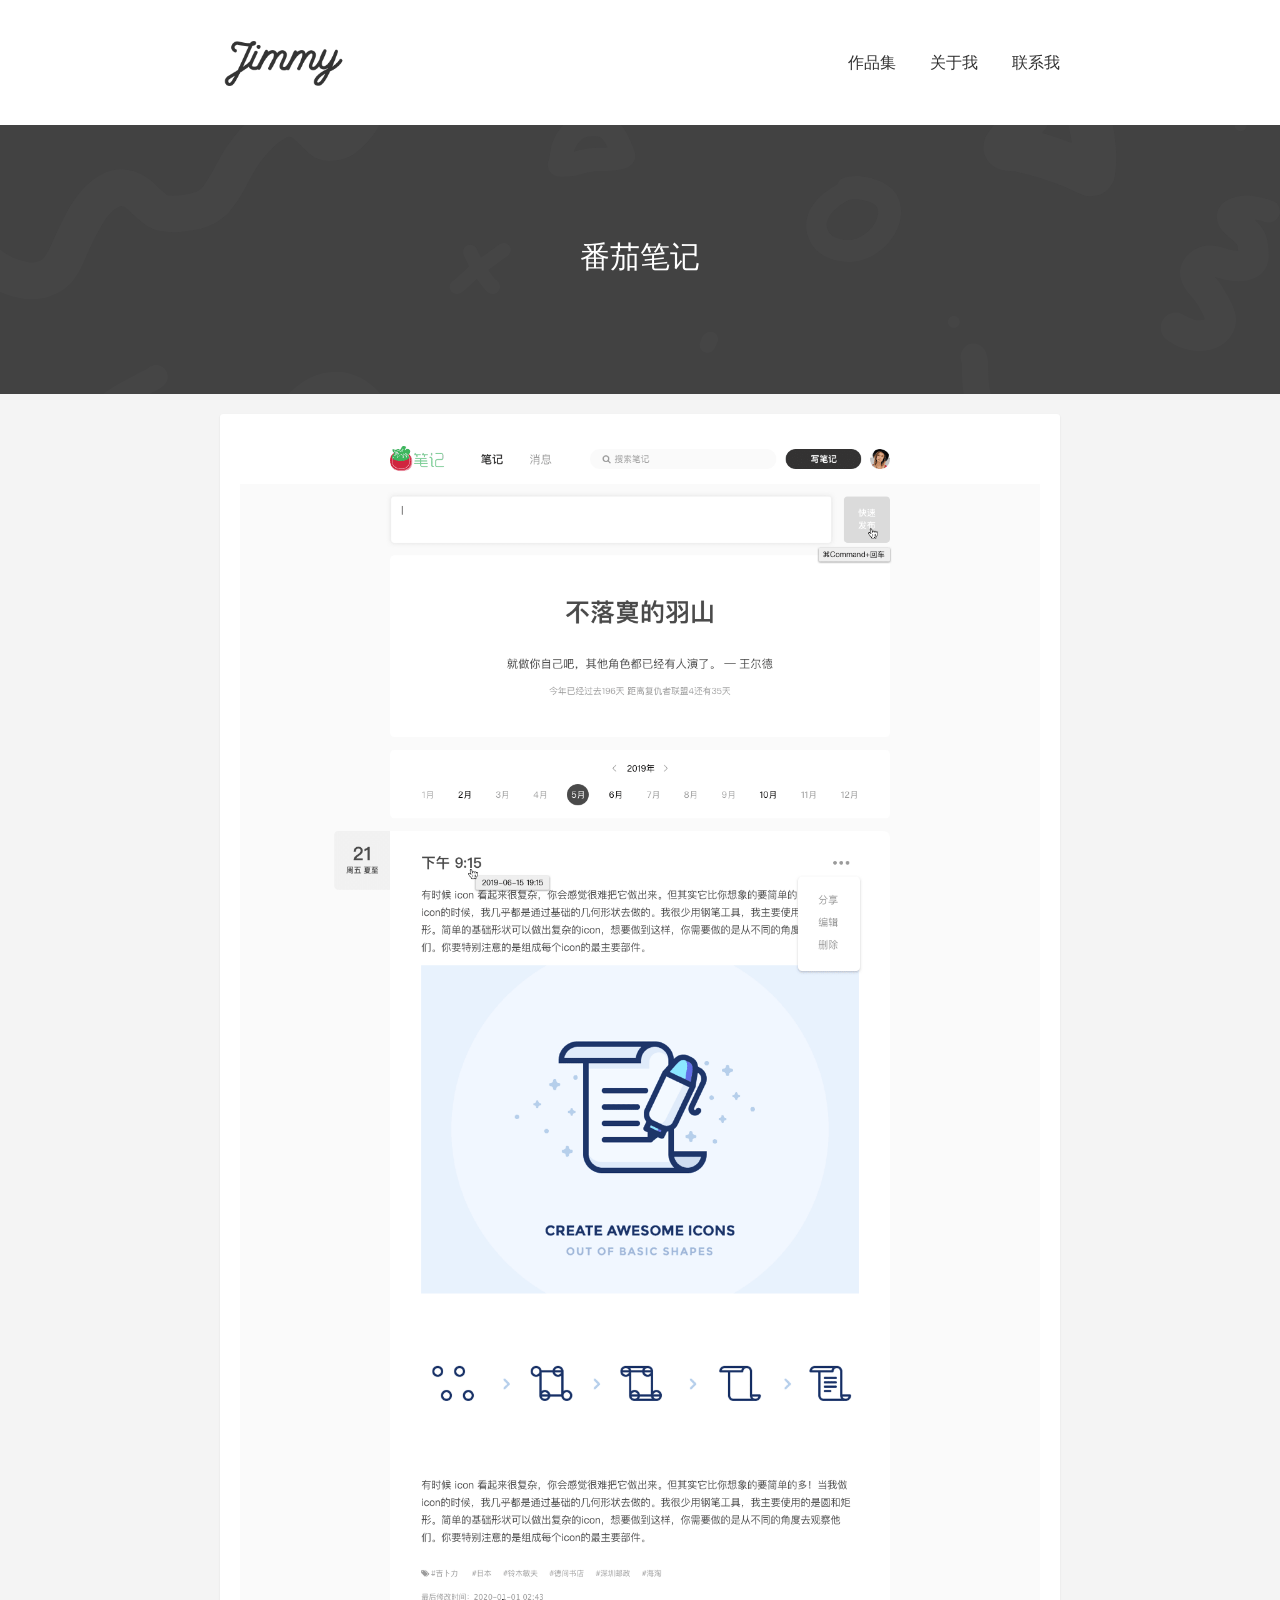
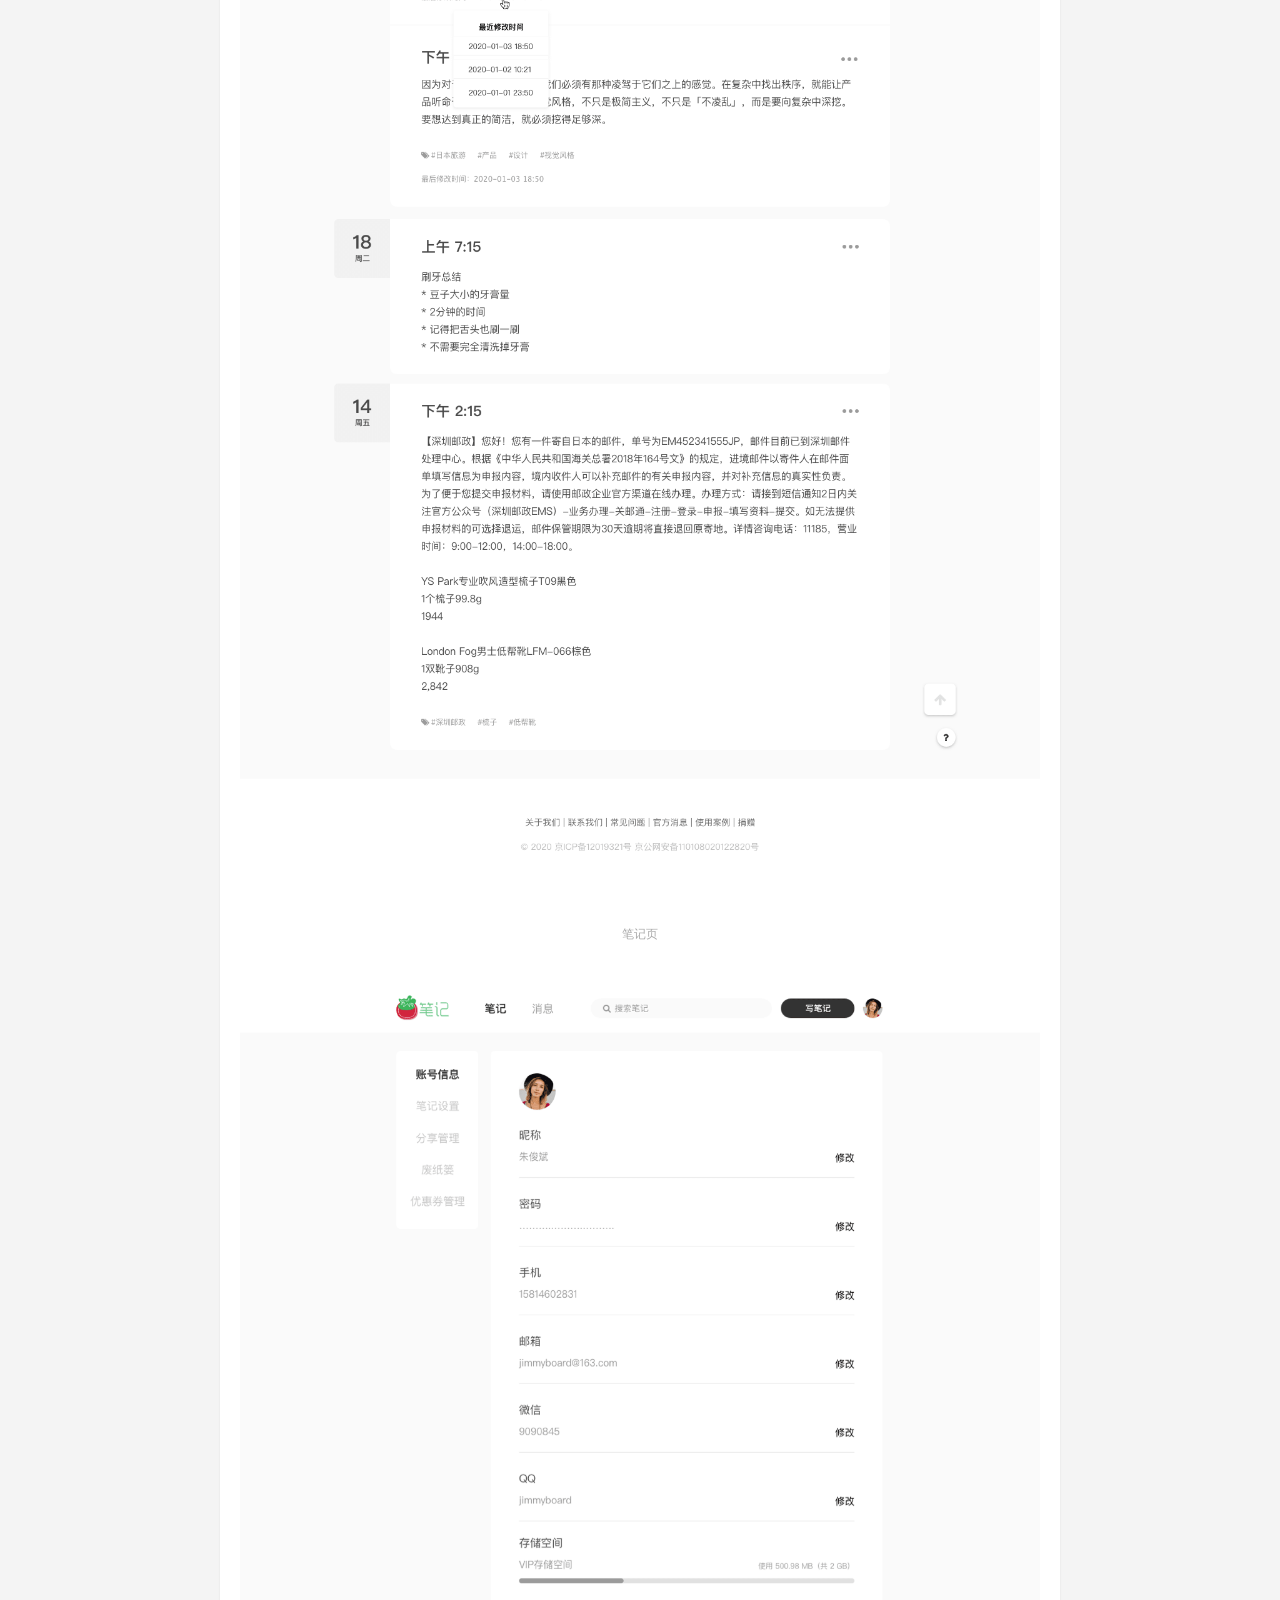
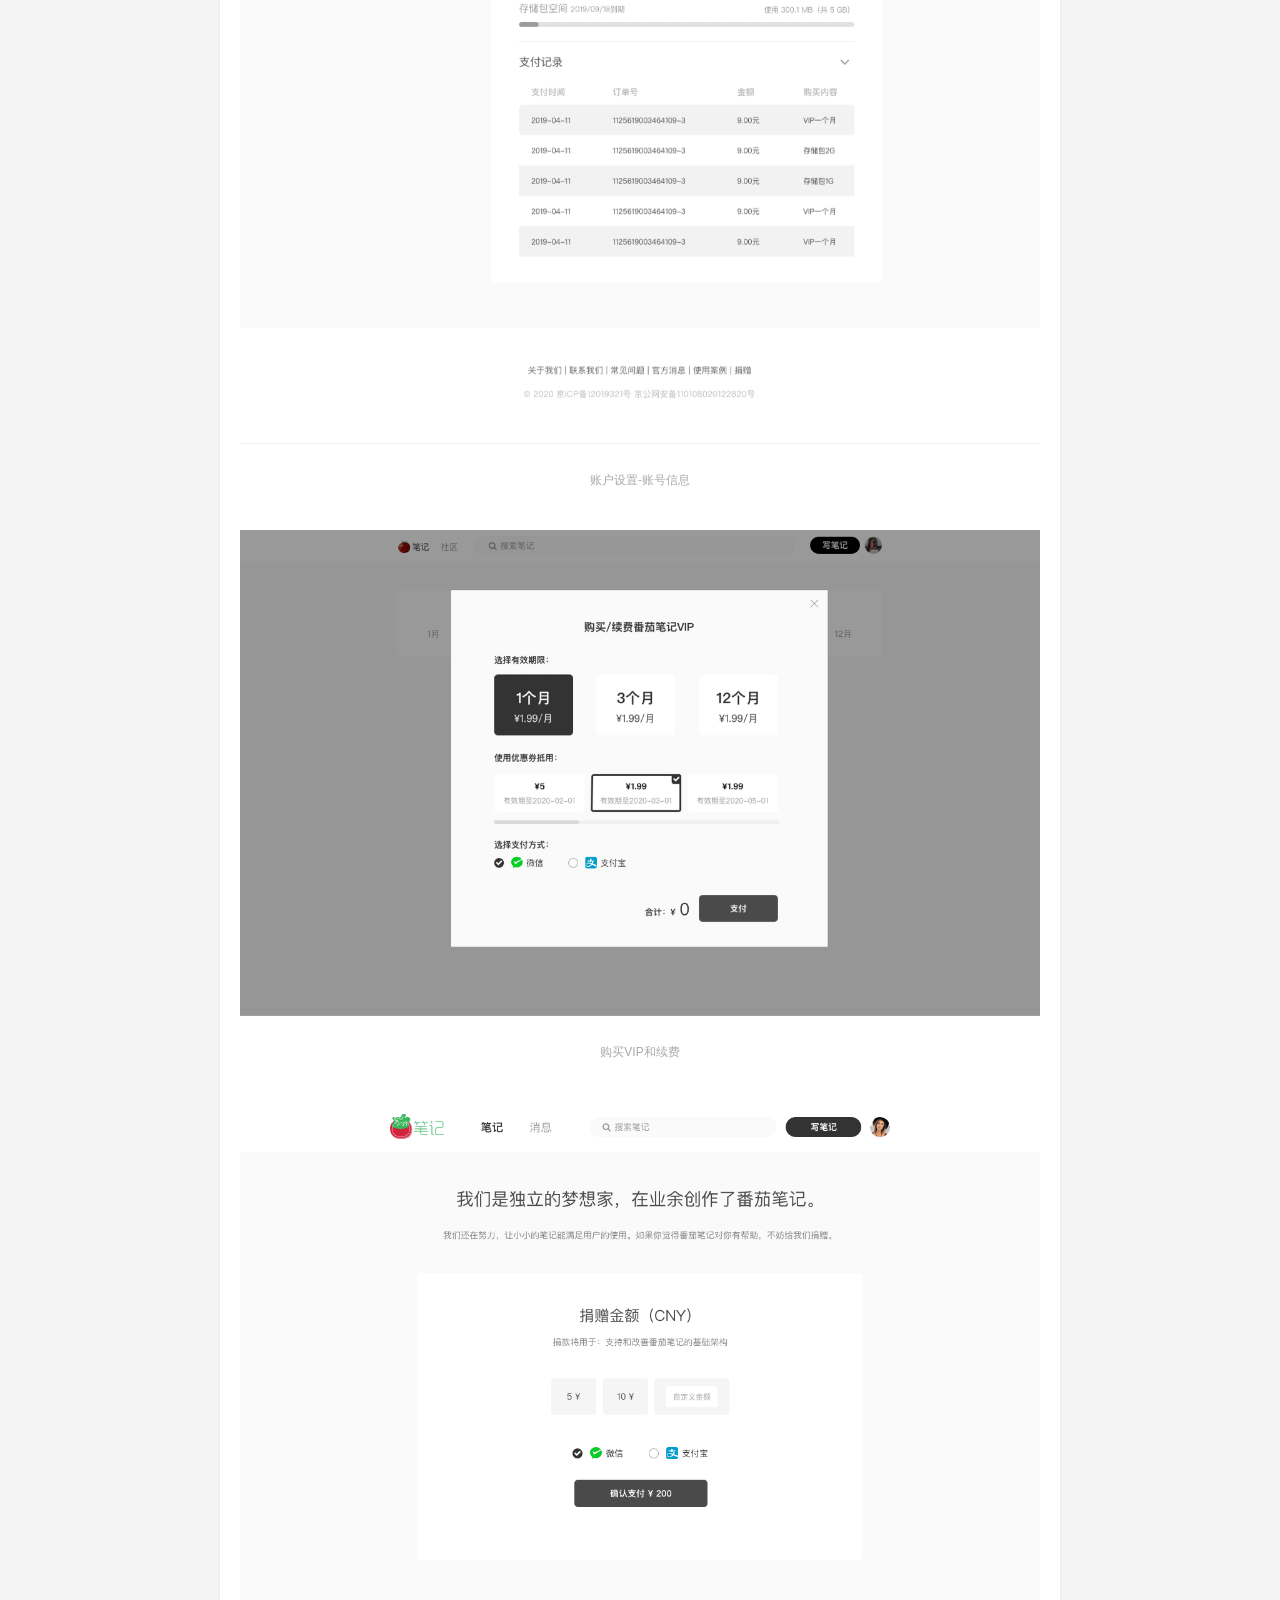
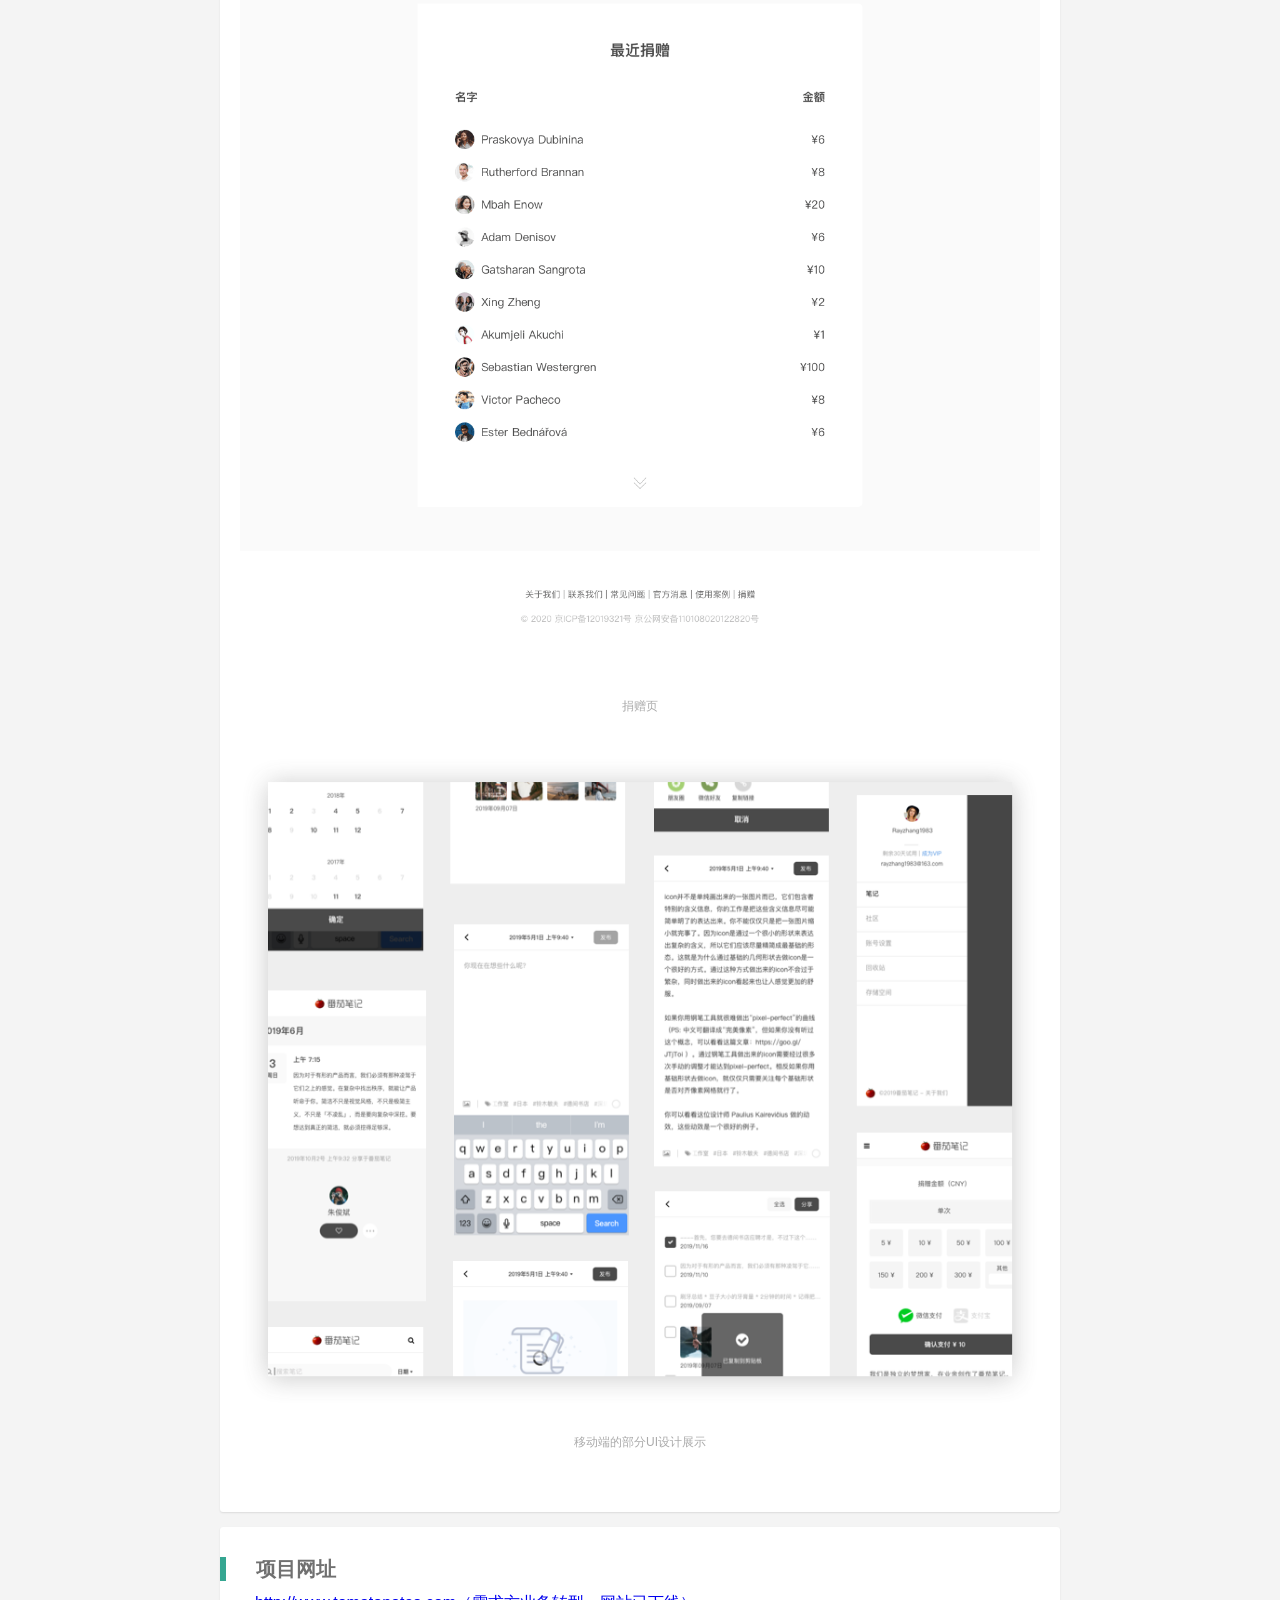
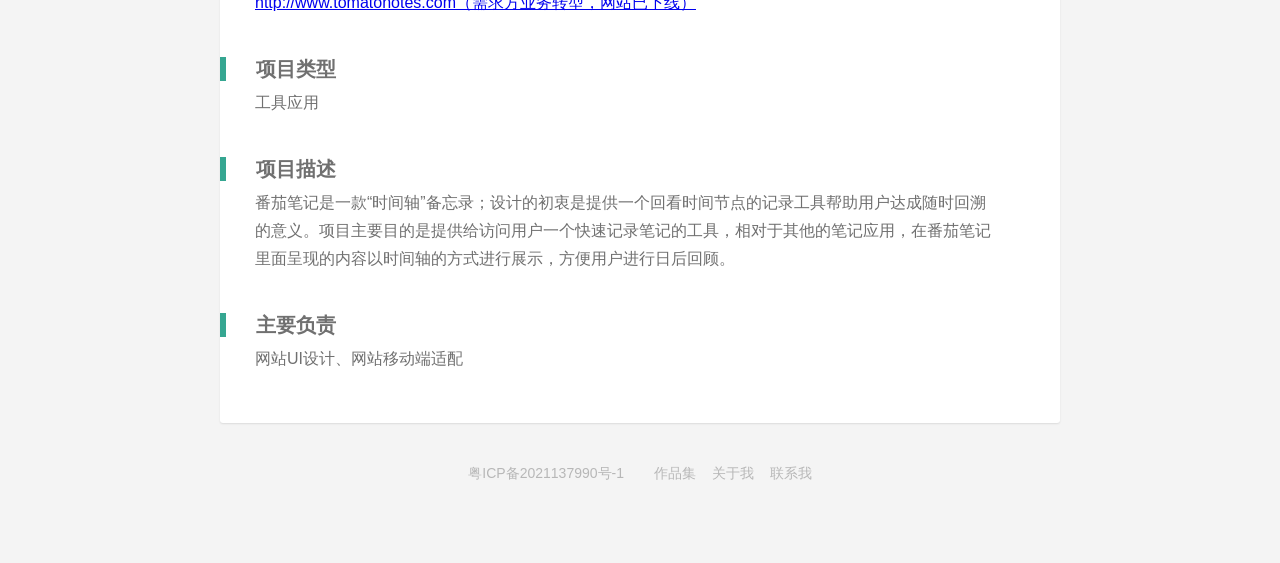
<file: cases/tomatonotes.html>
<!DOCTYPE html>
<!--  This site was created in Webflow. http://www.webflow.com  -->
<!--  Last Published: Sat Jun 30 2018 07:43:27 GMT+0000 (UTC)  -->
<html data-wf-page="5b0de6a5a934a558da76a77f" data-wf-site="5ac39432795e751831cf4caa">
<head>
  <meta charset="utf-8">
  <title>tomatonotes</title>
  <meta content="tomatonotes" property="og:title">
  <meta content="width=device-width, initial-scale=1" name="viewport">
  <meta content="Webflow" name="generator">
  <link href="../css/normalize.css" rel="stylesheet" type="text/css">
  <link href="../css/webflow.css" rel="stylesheet" type="text/css">
  <link href="../css/jimmyzhu.webflow.css" rel="stylesheet" type="text/css">
  <!-- [if lt IE 9]><script src="https://cdnjs.cloudflare.com/ajax/libs/html5shiv/3.7.3/html5shiv.min.js" type="text/javascript"></script><![endif] -->
  <script type="text/javascript">!function(o,c){var n=c.documentElement,t=" w-mod-";n.className+=t+"js",("ontouchstart"in o||o.DocumentTouch&&c instanceof DocumentTouch)&&(n.className+=t+"touch")}(window,document);</script>
  <script>
    var _hmt = _hmt || [];
    (function() {
      var hm = document.createElement("script");
      hm.src = "https://hm.baidu.com/hm.js?6eb2033383451164c5e8b014e96b7ae5";
      var s = document.getElementsByTagName("script")[0]; 
      s.parentNode.insertBefore(hm, s);
    })();
  </script>
</head>
<body>
  <div class="navigation">
    <div class="pop_div" data-ix="pop-div"><img src="../images/icon_close.svg" class="close" data-ix="closepopdiv">
      <ul class="popup_menu w-list-unstyled">
        <li class="popup_items"><a href="https://currentlyjimmy-blip.github.io/jimmy-portfolio/#casesSection" class="popup_link">作品集</a></li>
        <li class="popup_items"><a href="../about.html" class="popup_link">关于我</a></li>
        <li class="popup_items"><a href="mailto:currentlyjimmy@163.com" class="popup_link">联系我</a></li>
      </ul>
    </div>
    <div class="wrapper">
      <div class="nav_div">
        <div class="logo"><a href="../index.html" class="logo w--current"><img width="128" height="auto" src="../images/googleFont02.png"></a></div>
        <ul class="nav_menu w-list-unstyled">
          <li class="nav_item"><a href="https://currentlyjimmy-blip.github.io/jimmy-portfolio/#casesSection" class="nav_link">作品集</a></li>
          <li class="nav_item"><a href="../about.html" target="_blank" class="nav_link">关于我</a></li>
          <li class="nav_item"><a href="mailto:currentlyjimmy@163.com" class="nav_link">联系我</a></li>
        </ul><img src="../images/icon_bars.svg" class="bars w-hidden-main w-hidden-medium w-hidden-small" data-ix="popdivclick"></div>
    </div>
  </div>
  <div class="herocasetitle">
    <h1 class="detailcasetitle detailcasetitleformobile">番茄笔记</h1>
    <!-- <div class="whiteborder"></div> -->
    <!-- <div class="text-block">2017.09</div> -->
  </div>
  <div class="showcase">
    <div class="wrapper">
      <div class="bigwhiteborder"><img src="../images/tomatonotes_01.png" srcset="../images/tomatonotes_01-p-500.png 500w, ../images/tomatonotes_01.png 800w" sizes="(max-width: 479px) 90vw, (max-width: 879px) 91vw, 800px" class="nimage">
        <p class="casesdescription">笔记页</p><img src="../images/tomatonotes_02.png" srcset="../images/tomatonotes_02-p-500.png 500w, ../images/tomatonotes_02.png 800w" sizes="(max-width: 479px) 90vw, (max-width: 879px) 91vw, 800px" class="nimage">
        <p class="casesdescription">账户设置-账号信息</p><img src="../images/tomatonotes_03.png" srcset="../images/tomatonotes_03-p-500.png 500w, ../images/tomatonotes_03.png 800w" sizes="(max-width: 479px) 90vw, (max-width: 879px) 91vw, 800px" class="fimage">
        <p class="casesdescription">购买VIP和续费</p><img src="../images/tomatonotes_04.png" srcset="../images/tomatonotes_04-p-500.png 500w, ../images/tomatonotes_04.png 800w" sizes="(max-width: 479px) 90vw, (max-width: 879px) 91vw, 800px" class="nimage">
        <p class="casesdescription">捐赠页</p><img src="../images/tomatonotes_05.png" srcset="../images/tomatonotes_05-p-500.png 500w, ../images/tomatonotes_05.png 800w" sizes="(max-width: 479px) 90vw, (max-width: 879px) 91vw, 800px" class="nimage">
        <p class="casesdescription">移动端的部分UI设计展示</p>
      </div>
    </div>
  </div>
  <div class="casedescription">
    <div class="wrapper">
      <div class="casedetail">
        <div class="margindetail"></div>
        <h4 class="detail1st">项目网址</h4>
        <p class="detailtextfordesktop w-hidden-tiny"><a href="http://www.tomatonotes.com" target="_blank">http://www.tomatonotes.com（需求方业务转型，网站已下线）</a></p>
        <p class="detailtextformobile w-hidden-main w-hidden-medium w-hidden-small"><a href="http://www.tomatonotes.com" target="_blank">http://www.tomatonotes.com（需求方业务转型，网站已下线）</a></p>
        <h4 class="detail2nd">项目类型</h4>
        <p class="detailtext">工具应用</p>
        <h4 class="detail2nd">项目描述</h4>
        <p class="detailtext">番茄笔记是一款“时间轴”备忘录；设计的初衷是提供一个回看时间节点的记录工具帮助用户达成随时回溯的意义。项目主要目的是提供给访问用户一个快速记录笔记的工具，相对于其他的笔记应用，在番茄笔记里面呈现的内容以时间轴的方式进行展示，方便用户进行日后回顾。</p>
        <h4 class="detail2nd">主要负责</h4>
        <p class="detailtext detailtextlast">网站UI设计、网站移动端适配</p>
      </div>
    </div>
  </div>
  <div class="footer">
    <div class="footerwrapper">
      <div class="footertext _1st"><a href="https://beian.miit.gov.cn" target="_blank" class="footerlink">粤ICP备2021137990号-1</a></div>
      <div class="footertext"><a href="https://currentlyjimmy-blip.github.io/jimmy-portfolio/#casesSection" class="footerlink">作品集</a></div>
      <div class="footertext"><a href="../about.html" target="_blank" class="footerlink _3rd">关于我</a></div>
      <div class="footertext"><a href="mailto:currentlyjimmy@163.com" class="footerlink">联系我</a></div>
    </div>
  </div>
  <script src="../js/jquery-3.3.1.min.js" type="text/javascript"></script>
  <script src="../js/webflow.js" type="text/javascript"></script>
  <!-- [if lte IE 9]><script src="https://cdnjs.cloudflare.com/ajax/libs/placeholders/3.0.2/placeholders.min.js"></script><![endif] -->
</body>
</html>
</file>
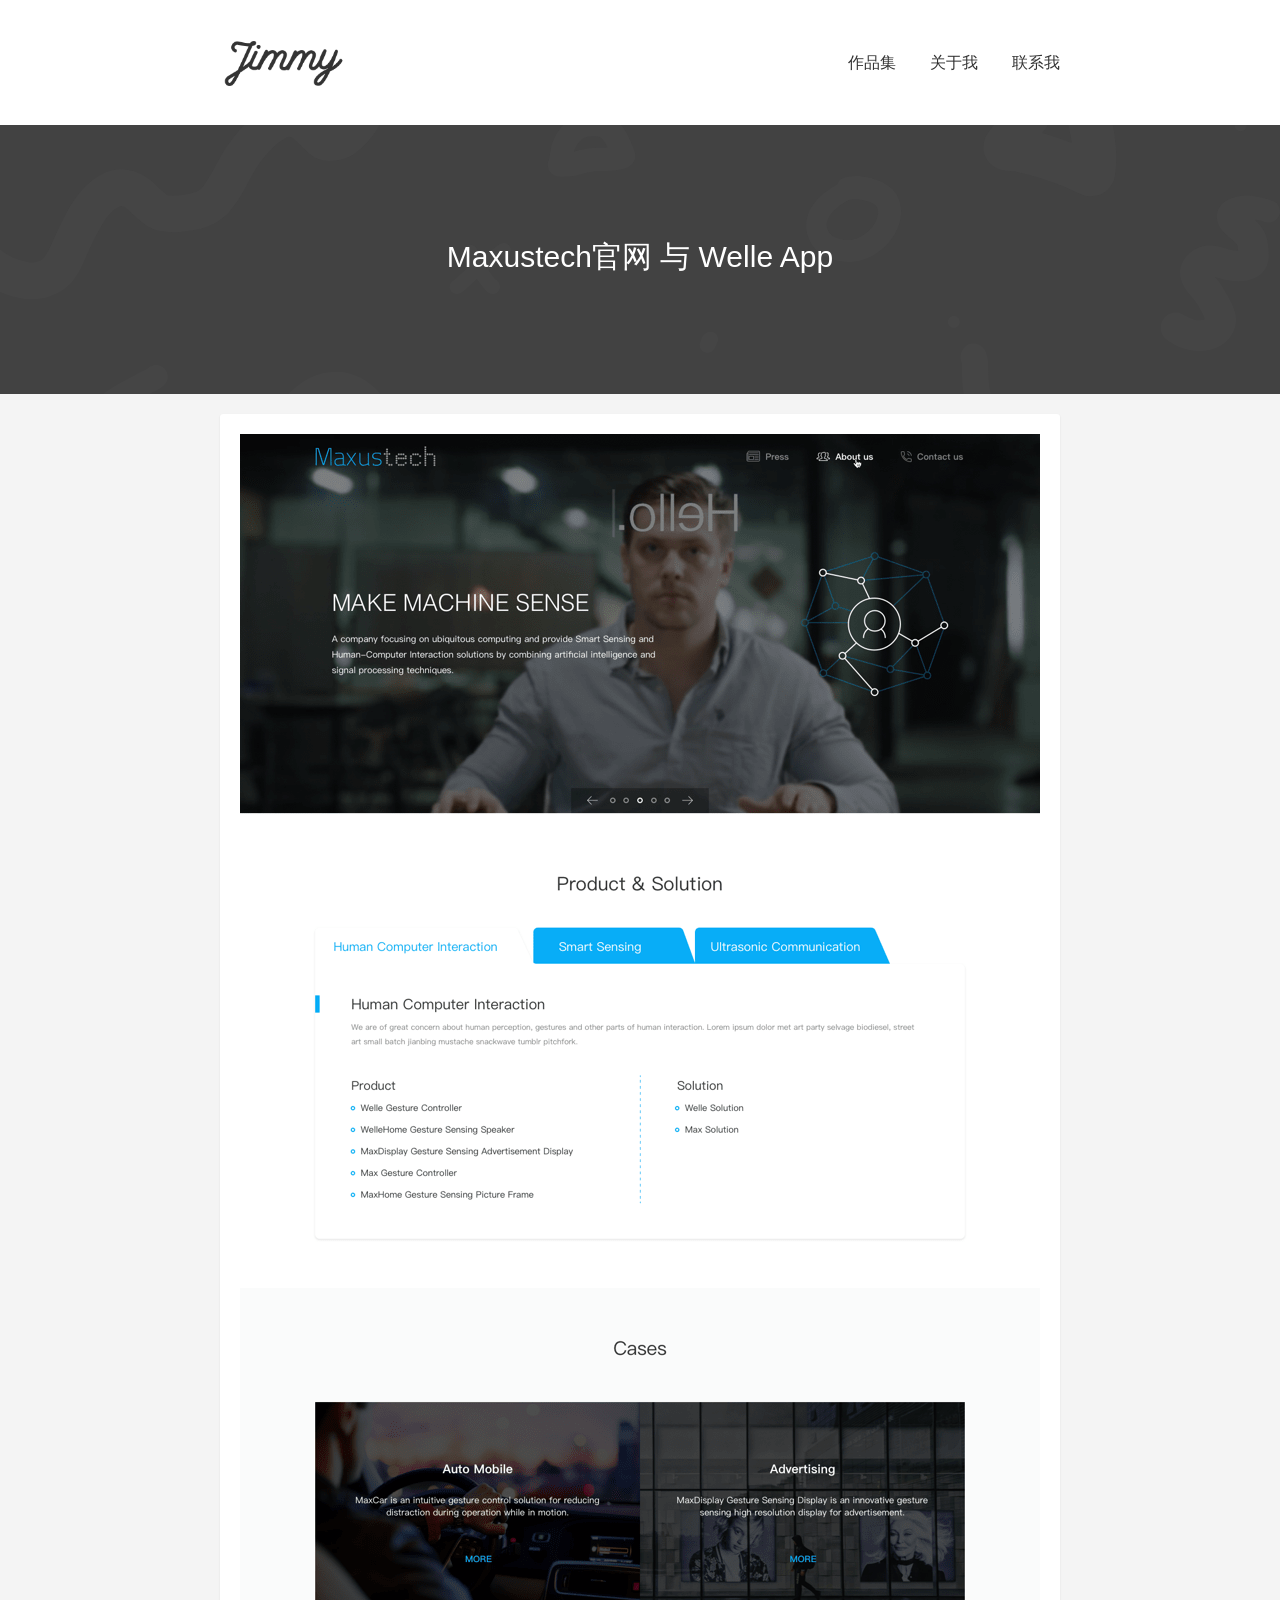
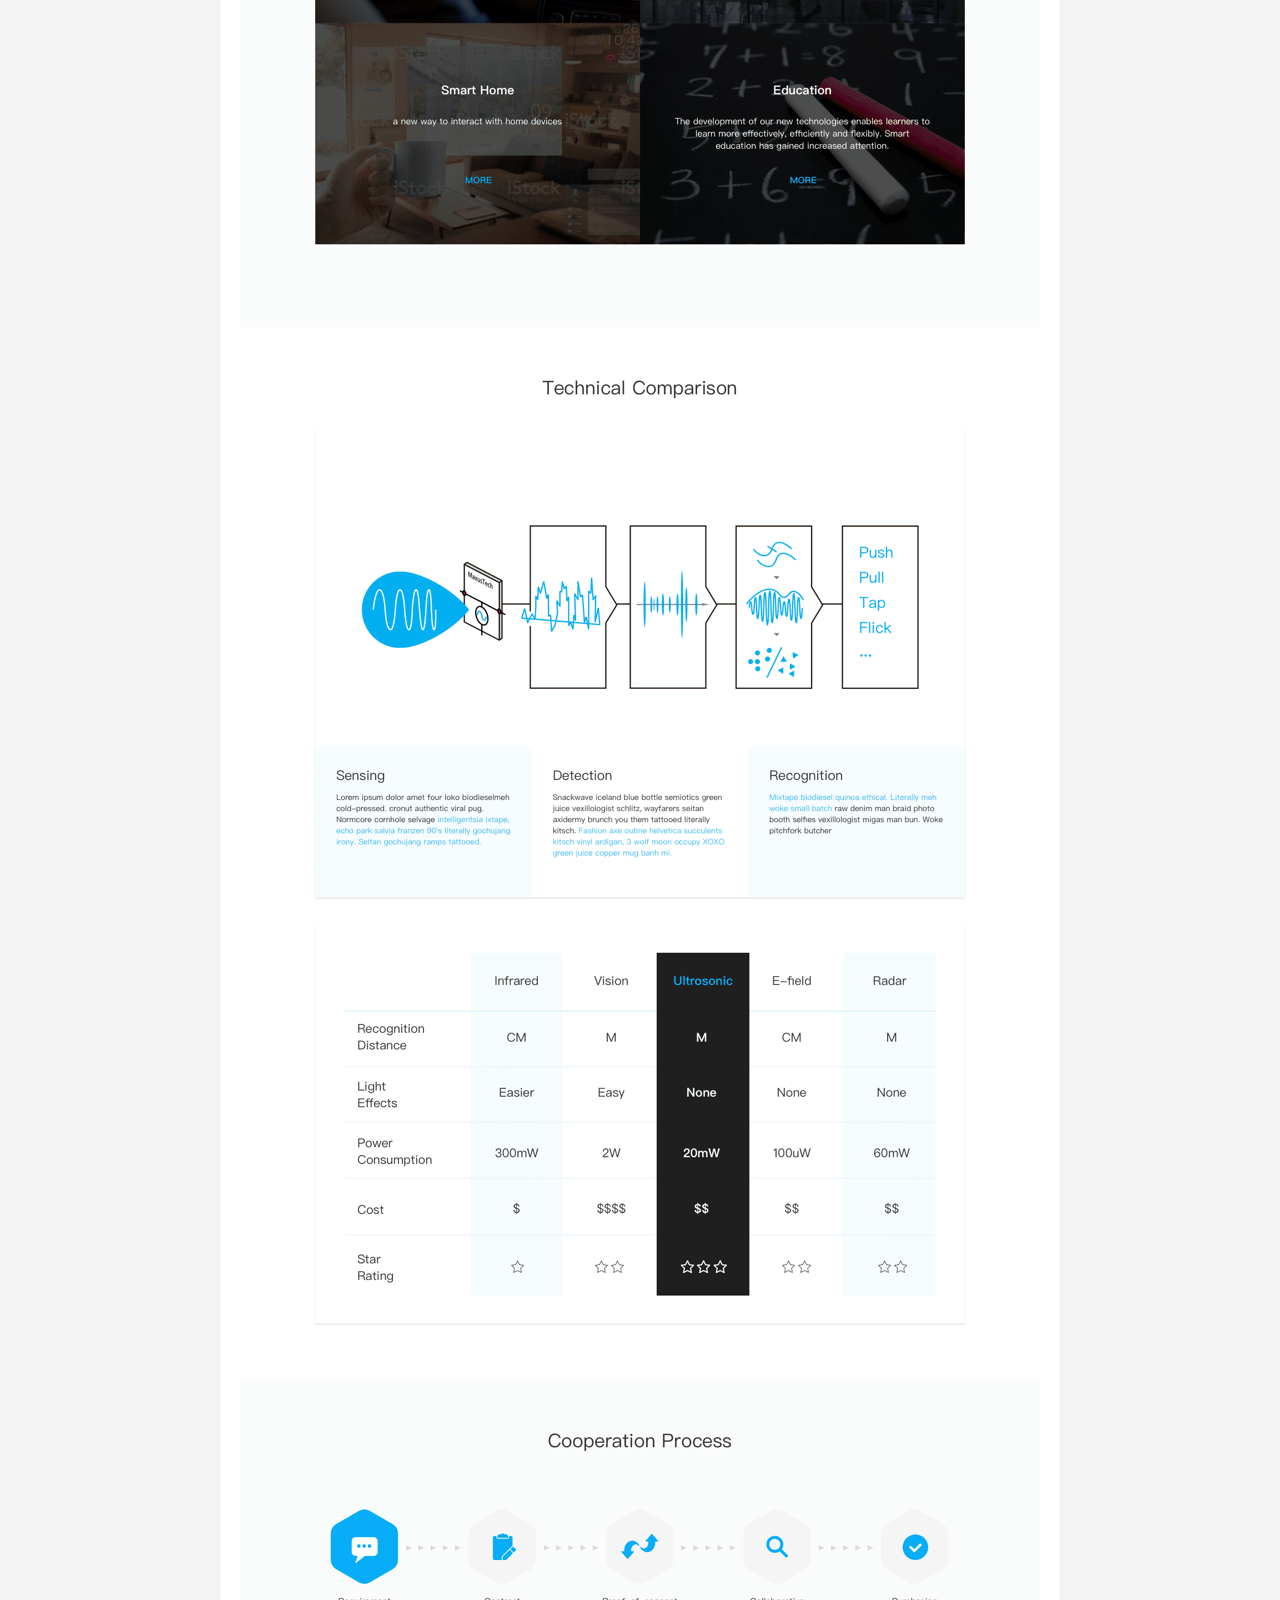
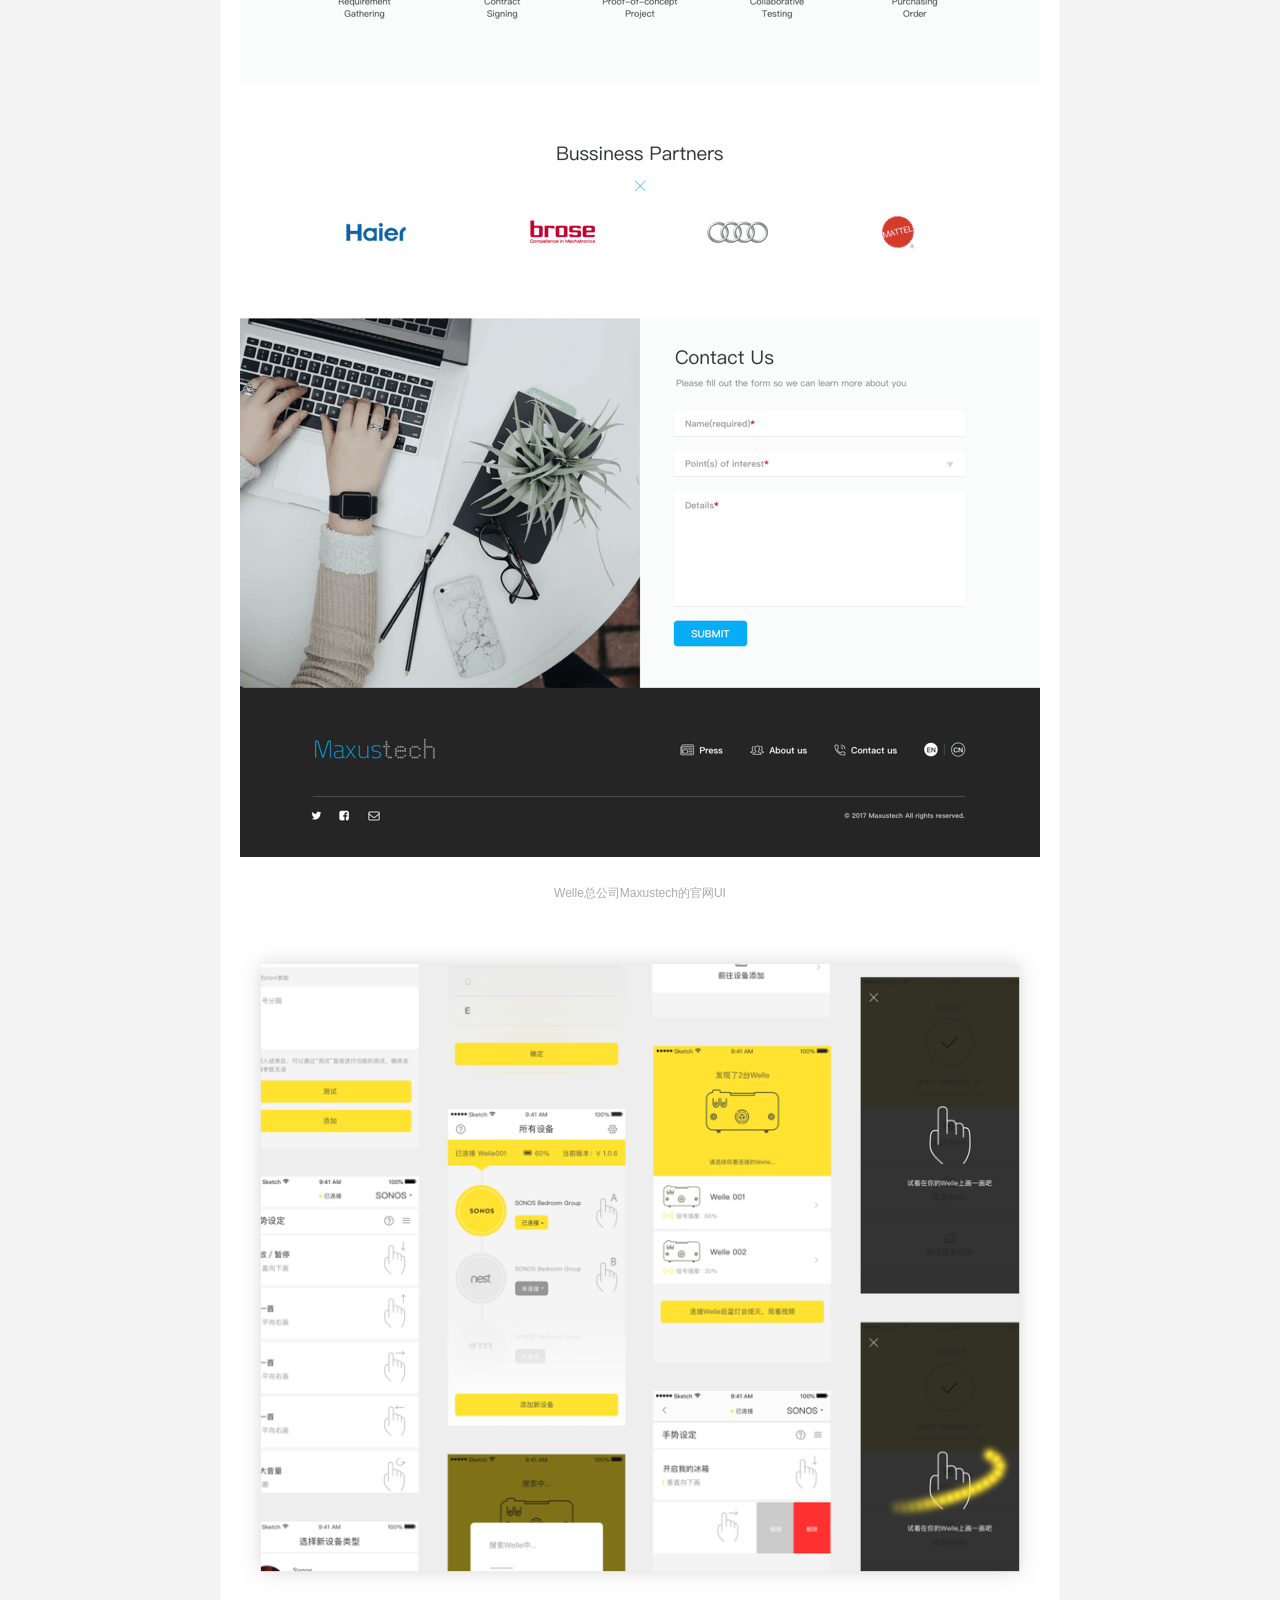
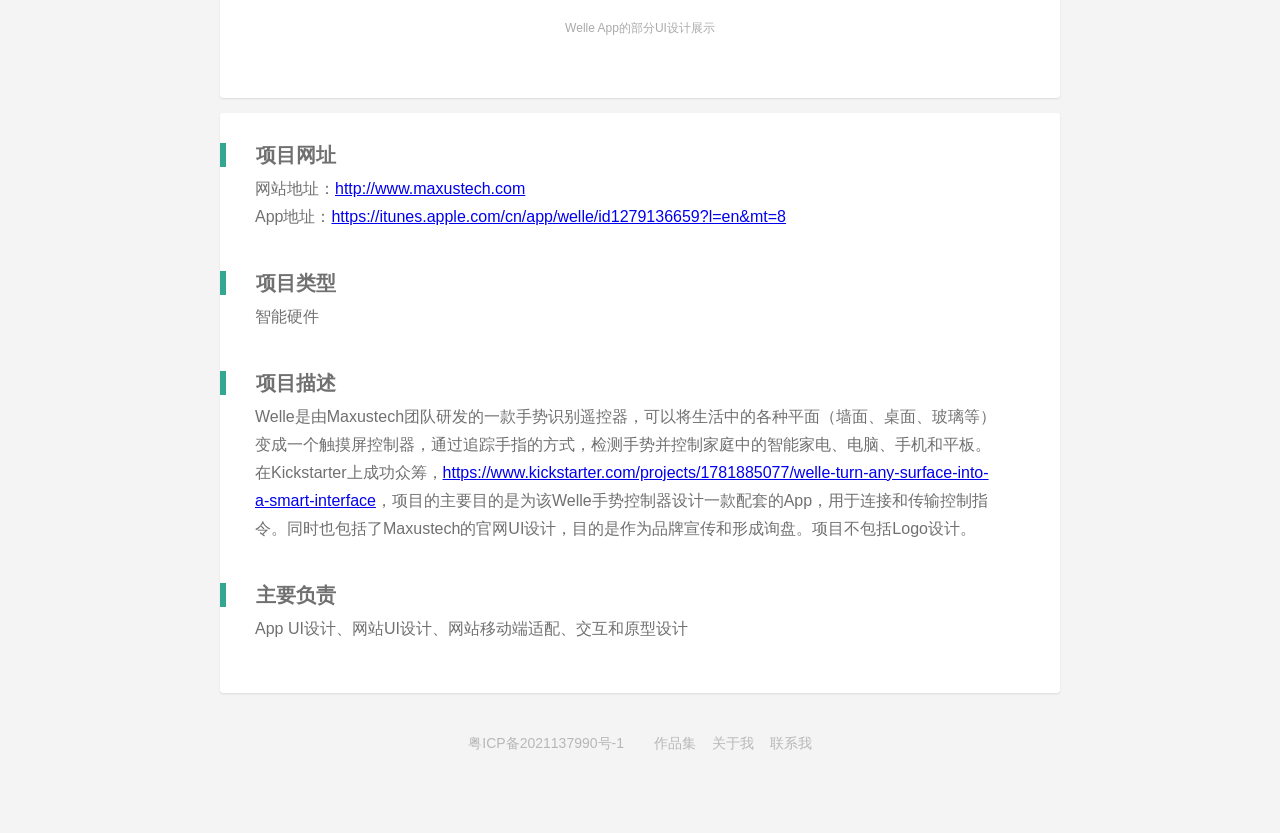
<file: cases/welle.html>
<!DOCTYPE html>
<!--  This site was created in Webflow. http://www.webflow.com  -->
<!--  Last Published: Sat Jun 30 2018 07:43:27 GMT+0000 (UTC)  -->
<html data-wf-page="5addfbc053be63e6dfbd4695" data-wf-site="5ac39432795e751831cf4caa">
<head>
  <meta charset="utf-8">
  <title>welle</title>
  <meta content="welle" property="og:title">
  <meta content="width=device-width, initial-scale=1" name="viewport">
  <meta content="Webflow" name="generator">
  <link href="../css/normalize.css" rel="stylesheet" type="text/css">
  <link href="../css/webflow.css" rel="stylesheet" type="text/css">
  <link href="../css/jimmyzhu.webflow.css" rel="stylesheet" type="text/css">
  <!-- [if lt IE 9]><script src="https://cdnjs.cloudflare.com/ajax/libs/html5shiv/3.7.3/html5shiv.min.js" type="text/javascript"></script><![endif] -->
  <script type="text/javascript">!function(o,c){var n=c.documentElement,t=" w-mod-";n.className+=t+"js",("ontouchstart"in o||o.DocumentTouch&&c instanceof DocumentTouch)&&(n.className+=t+"touch")}(window,document);</script>
  <script>
    var _hmt = _hmt || [];
    (function() {
      var hm = document.createElement("script");
      hm.src = "https://hm.baidu.com/hm.js?6eb2033383451164c5e8b014e96b7ae5";
      var s = document.getElementsByTagName("script")[0]; 
      s.parentNode.insertBefore(hm, s);
    })();
  </script>
</head>
<body>
  <div class="navigation">
    <div class="pop_div" data-ix="pop-div"><img src="../images/icon_close.svg" class="close" data-ix="closepopdiv">
      <ul class="popup_menu w-list-unstyled">
        <li class="popup_items"><a href="https://currentlyjimmy-blip.github.io/jimmy-portfolio/#casesSection" class="popup_link">作品集</a></li>
        <li class="popup_items"><a href="../about.html" class="popup_link">关于我</a></li>
        <li class="popup_items"><a href="mailto:currentlyjimmy@163.com" class="popup_link">联系我</a></li>
      </ul>
    </div>
    <div class="wrapper">
      <div class="nav_div">
        <!-- <div class="logo"><a href="../index.html" class="logo">JIMMY ZHU</a></div> -->
        <div class="logo"><a href="../index.html" class="logo w--current"><img width="128" height="auto" src="../images/googleFont02.png"></a></div>
        <ul class="nav_menu w-list-unstyled">
          <li class="nav_item"><a href="https://currentlyjimmy-blip.github.io/jimmy-portfolio/#casesSection" class="nav_link">作品集</a></li>
          <li class="nav_item"><a href="../about.html" target="_blank" class="nav_link">关于我</a></li>
          <li class="nav_item"><a href="mailto:currentlyjimmy@163.com" class="nav_link">联系我</a></li>
        </ul><img src="../images/icon_bars.svg" class="bars w-hidden-main w-hidden-medium w-hidden-small" data-ix="popdivclick"></div>
    </div>
  </div>
  <div class="herocasetitle">
    <h1 class="detailcasetitle detailcasetitleformobile">Maxustech官网 与 Welle App</h1>
    <!-- <div class="whiteborder"></div> -->
    <!-- <div class="text-block">2018.12 - 2019.02</div> -->
  </div>
  <div class="showcase">
    <div class="wrapper">
      <div class="bigwhiteborder"><img src="../images/Maxustech_01.png" srcset="../images/Maxustech_01-p-500.png 500w, ../images/Maxustech_01.png 800w" sizes="(max-width: 479px) 90vw, (max-width: 879px) 91vw, 800px" class="fimage">
        <p class="casesdescription">Welle总公司Maxustech的官网UI</p><img src="../images/welleApp02.png" srcset="../images/welleApp02-p-500.png 500w, ../images/welleApp02.png 800w" sizes="(max-width: 479px) 90vw, (max-width: 879px) 91vw, 800px" class="fimage">
        <p class="casesdescription">Welle App的部分UI设计展示</p>
      </div>
    </div>
  </div>
  <div class="casedescription">
    <div class="wrapper">
      <div class="casedetail">
        <div class="margindetail"></div>
        <h4 class="detail1st">项目网址</h4>
        <p class="detailtextfordesktop w-hidden-tiny">网站地址：<a href="http://www.maxustech.com/" target="_blank">http://www.maxustech.com<br></a>App地址：<a href="https://itunes.apple.com/cn/app/welle/id1279136659?l=en&amp;mt=8" target="_blank" class="projectlink">https://itunes.apple.com/cn/app/welle/id1279136659?l=en&amp;mt=8</a></p>
        <p class="detailtextformobile w-hidden-main w-hidden-medium w-hidden-small">网站地址：<a href="http://www.maxustech.com/" target="_blank">http://www.maxustech.com<br></a>App地址：<a href="https://itunes.apple.com/cn/app/welle/id1279136659?l=en&amp;mt=8" target="_blank" class="projectlink">http://t.cn/R1xsT4T</a></p>
        <h4 class="detail2nd">项目类型</h4>
        <p class="detailtextfordesktop">智能硬件</p>
        <h4 class="detail2nd">项目描述</h4>
        <p class="detailtextfordesktop w-hidden-tiny">Welle是由Maxustech团队研发的一款手势识别遥控器，可以将生活中的各种平面（墙面、桌面、玻璃等）变成一个触摸屏控制器，通过追踪手指的方式，检测手势并控制家庭中的智能家电、电脑、手机和平板。在Kickstarter上成功众筹，<a href="https://www.kickstarter.com/projects/1781885077/welle-turn-any-surface-into-a-smart-interface" target="_blank">https://www.kickstarter.com/projects/1781885077/welle-turn-any-surface-into-a-smart-interface</a>，项目的主要目的是为该Welle手势控制器设计一款配套的App，用于连接和传输控制指令。同时也包括了Maxustech的官网UI设计，目的是作为品牌宣传和形成询盘。项目不包括Logo设计。</p>
        <p class="detailtextformobile w-hidden-main w-hidden-medium w-hidden-small">Welle是由Maxustech团队研发的一款手势识别遥控器，可以将生活中的各种平面（墙面、桌面、玻璃等）变成一个触摸屏控制器，通过追踪手指的方式，检测手势并控制家庭中的智能家电、电脑、手机和平板。在Kickstarter上成功众筹，<a href="https://www.kickstarter.com/projects/1781885077/welle-turn-any-surface-into-a-smart-interface" target="_blank">http://t.cn/R1VWc1j</a>，项目的主要目的是为该Welle手势控制器设计一款配套的App，用于连接和传输控制指令。同时也包括了Maxustech的官网UI设计，目的是作为品牌宣传和形成询盘。项目不包括Logo设计。</p>
        <h4 class="detail2nd">主要负责</h4>
        <p class="detailtext detailtextlast">App UI设计、网站UI设计、网站移动端适配、交互和原型设计</p>
      </div>
    </div>
  </div>
  <div class="footer">
    <div class="footerwrapper">
      <div class="footertext _1st"><a href="https://beian.miit.gov.cn" target="_blank" class="footerlink">粤ICP备2021137990号-1</a></div>
      <div class="footertext"><a href="https://currentlyjimmy-blip.github.io/jimmy-portfolio/#casesSection" class="footerlink">作品集</a></div>
      <div class="footertext"><a href="../about.html" target="_blank" class="footerlink _3rd">关于我</a></div>
      <div class="footertext"><a href="mailto:currentlyjimmy@163.com" class="footerlink">联系我</a></div>
    </div>
  </div>
  <script src="../js/jquery-3.3.1.min.js" type="text/javascript"></script>
  <script src="../js/webflow.js" type="text/javascript"></script>
  <!-- [if lte IE 9]><script src="https://cdnjs.cloudflare.com/ajax/libs/placeholders/3.0.2/placeholders.min.js"></script><![endif] -->
</body>
</html>
</file>
<file: css/webflow.css>
@font-face {
  font-family: 'webflow-icons';
  src: url("[data-uri]") format('truetype');
  font-weight: normal;
  font-style: normal;
}
[class^="w-icon-"],
[class*=" w-icon-"] {
  /* use !important to prevent issues with browser extensions that change fonts */
  font-family: 'webflow-icons' !important;
  speak: none;
  font-style: normal;
  font-weight: normal;
  font-variant: normal;
  text-transform: none;
  line-height: 1;
  /* Better Font Rendering =========== */
  -webkit-font-smoothing: antialiased;
  -moz-osx-font-smoothing: grayscale;
}
.w-icon-slider-right:before {
  content: "\e600";
}
.w-icon-slider-left:before {
  content: "\e601";
}
.w-icon-nav-menu:before {
  content: "\e602";
}
.w-icon-arrow-down:before,
.w-icon-dropdown-toggle:before {
  content: "\e603";
}
.w-icon-file-upload-remove:before {
  content: "\e900";
}
* {
  -webkit-box-sizing: border-box;
  -moz-box-sizing: border-box;
  box-sizing: border-box;
}
html {
  height: 100%;
}
body {
  margin: 0;
  min-height: 100%;
  background-color: #fff;
  font-family: Arial, sans-serif;
  font-size: 14px;
  line-height: 20px;
  color: #333;
}
img {
  max-width: 100%;
  vertical-align: middle;
  display: inline-block;
}
html.w-mod-touch * {
  background-attachment: scroll !important;
}
.w-block {
  display: block;
}
.w-inline-block {
  max-width: 100%;
  display: inline-block;
}
.w-clearfix:before,
.w-clearfix:after {
  content: " ";
  display: table;
}
.w-clearfix:after {
  clear: both;
}
.w-hidden {
  display: none;
}
.w-button {
  display: inline-block;
  padding: 9px 15px;
  background-color: #3898EC;
  color: white;
  border: 0;
  line-height: inherit;
  text-decoration: none;
  cursor: pointer;
  border-radius: 0;
}
input.w-button {
  -webkit-appearance: button;
}
html[data-w-dynpage] [data-w-cloak] {
  color: transparent !important;
}
.w-webflow-badge,
.w-webflow-badge * {
  position: static;
  left: auto;
  top: auto;
  right: auto;
  bottom: auto;
  z-index: auto;
  display: block;
  visibility: visible;
  overflow: visible;
  overflow-x: visible;
  overflow-y: visible;
  box-sizing: border-box;
  width: auto;
  height: auto;
  max-height: none;
  max-width: none;
  min-height: 0;
  min-width: 0;
  margin: 0;
  padding: 0;
  float: none;
  clear: none;
  border: 0 none transparent;
  border-radius: 0;
  background: none;
  background-image: none;
  background-position: 0% 0%;
  background-size: auto auto;
  background-repeat: repeat;
  background-origin: padding-box;
  background-clip: border-box;
  background-attachment: scroll;
  background-color: transparent;
  box-shadow: none;
  opacity: 1.0;
  transform: none;
  transition: none;
  direction: ltr;
  font-family: inherit;
  font-weight: inherit;
  color: inherit;
  font-size: inherit;
  line-height: inherit;
  font-style: inherit;
  font-variant: inherit;
  text-align: inherit;
  letter-spacing: inherit;
  text-decoration: inherit;
  text-indent: 0;
  text-transform: inherit;
  list-style-type: disc;
  text-shadow: none;
  font-smoothing: auto;
  vertical-align: baseline;
  cursor: inherit;
  white-space: inherit;
  word-break: normal;
  word-spacing: normal;
  word-wrap: normal;
}
.w-webflow-badge {
  position: fixed !important;
  display: inline-block !important;
  visibility: visible !important;
  opacity: 1 !important;
  z-index: 2147483647 !important;
  top: auto !important;
  right: 12px !important;
  bottom: 12px !important;
  left: auto !important;
  color: #AAADB0 !important;
  background-color: #fff !important;
  border-radius: 3px !important;
  padding: 6px 8px 6px 6px !important;
  font-size: 12px !important;
  opacity: 1.0 !important;
  line-height: 14px !important;
  text-decoration: none !important;
  transform: none !important;
  margin: 0 !important;
  width: auto !important;
  height: auto !important;
  overflow: visible !important;
  white-space: nowrap;
  box-shadow: 0 0 0 1px rgba(0, 0, 0, 0.1), 0px 1px 3px rgba(0, 0, 0, 0.1);
}
.w-webflow-badge > img {
  display: inline-block !important;
  visibility: visible !important;
  opacity: 1 !important;
  vertical-align: middle !important;
}
h1,
h2,
h3,
h4,
h5,
h6 {
  font-weight: bold;
  margin-bottom: 10px;
}
h1 {
  font-size: 38px;
  line-height: 44px;
  margin-top: 20px;
}
h2 {
  font-size: 32px;
  line-height: 36px;
  margin-top: 20px;
}
h3 {
  font-size: 24px;
  line-height: 30px;
  margin-top: 20px;
}
h4 {
  font-size: 18px;
  line-height: 24px;
  margin-top: 10px;
}
h5 {
  font-size: 14px;
  line-height: 20px;
  margin-top: 10px;
}
h6 {
  font-size: 12px;
  line-height: 18px;
  margin-top: 10px;
}
p {
  margin-top: 0;
  margin-bottom: 10px;
}
blockquote {
  margin: 0 0 10px 0;
  padding: 10px 20px;
  border-left: 5px solid #E2E2E2;
  font-size: 18px;
  line-height: 22px;
}
figure {
  margin: 0;
  margin-bottom: 10px;
}
figcaption {
  margin-top: 5px;
  text-align: center;
}
ul,
ol {
  margin-top: 0px;
  margin-bottom: 10px;
  padding-left: 40px;
}
.w-list-unstyled {
  padding-left: 0;
  list-style: none;
}
.w-embed:before,
.w-embed:after {
  content: " ";
  display: table;
}
.w-embed:after {
  clear: both;
}
.w-video {
  width: 100%;
  position: relative;
  padding: 0;
}
.w-video iframe,
.w-video object,
.w-video embed {
  position: absolute;
  top: 0;
  left: 0;
  width: 100%;
  height: 100%;
}
fieldset {
  padding: 0;
  margin: 0;
  border: 0;
}
button,
html input[type="button"],
input[type="reset"] {
  border: 0;
  cursor: pointer;
  -webkit-appearance: button;
}
.w-form {
  margin: 0 0 15px;
}
.w-form-done {
  display: none;
  padding: 20px;
  text-align: center;
  background-color: #dddddd;
}
.w-form-fail {
  display: none;
  margin-top: 10px;
  padding: 10px;
  background-color: #ffdede;
}
label {
  display: block;
  margin-bottom: 5px;
  font-weight: bold;
}
.w-input,
.w-select {
  display: block;
  width: 100%;
  height: 38px;
  padding: 8px 12px;
  margin-bottom: 10px;
  font-size: 14px;
  line-height: 1.428571429;
  color: #333333;
  vertical-align: middle;
  background-color: #ffffff;
  border: 1px solid #cccccc;
}
.w-input:-moz-placeholder,
.w-select:-moz-placeholder {
  color: #999;
}
.w-input::-moz-placeholder,
.w-select::-moz-placeholder {
  color: #999;
  opacity: 1;
}
.w-input:-ms-input-placeholder,
.w-select:-ms-input-placeholder {
  color: #999;
}
.w-input::-webkit-input-placeholder,
.w-select::-webkit-input-placeholder {
  color: #999;
}
.w-input:focus,
.w-select:focus {
  border-color: #3898EC;
  outline: 0;
}
.w-input[disabled],
.w-select[disabled],
.w-input[readonly],
.w-select[readonly],
fieldset[disabled] .w-input,
fieldset[disabled] .w-select {
  cursor: not-allowed;
  background-color: #eeeeee;
}
textarea.w-input,
textarea.w-select {
  height: auto;
}
.w-select {
  background-image: -webkit-linear-gradient(white 0%, #f3f3f3 100%);
  background-image: linear-gradient(white 0%, #f3f3f3 100%);
}
.w-select[multiple] {
  height: auto;
}
.w-form-label {
  display: inline-block;
  cursor: pointer;
  font-weight: normal;
  margin-bottom: 0px;
}
.w-checkbox,
.w-radio {
  display: block;
  margin-bottom: 5px;
  padding-left: 20px;
}
.w-checkbox:before,
.w-radio:before,
.w-checkbox:after,
.w-radio:after {
  content: " ";
  display: table;
}
.w-checkbox:after,
.w-radio:after {
  clear: both;
}
.w-checkbox-input,
.w-radio-input {
  margin: 4px 0 0;
  margin-top: 1px \9;
  line-height: normal;
  float: left;
  margin-left: -20px;
}
.w-radio-input {
  margin-top: 3px;
}
.w-file-upload {
  display: block;
  margin-bottom: 10px;
}
.w-file-upload-input {
  width: 0.1px;
  height: 0.1px;
  opacity: 0;
  overflow: hidden;
  position: absolute;
  z-index: -100;
}
.w-file-upload-default,
.w-file-upload-uploading,
.w-file-upload-success {
  display: inline-block;
  color: #333333;
}
.w-file-upload-error {
  display: block;
  margin-top: 10px;
}
.w-file-upload-default.w-hidden,
.w-file-upload-uploading.w-hidden,
.w-file-upload-error.w-hidden,
.w-file-upload-success.w-hidden {
  display: none;
}
.w-file-upload-uploading-btn {
  display: inline-block;
  font-size: 14px;
  font-weight: normal;
  cursor: pointer;
  margin: 0;
  padding: 8px 12px 8px 40px;
  border: 1px solid #cccccc;
  background-color: #fafafa;
  background-image: url("[data-uri]");
  background-position: 12px 50%;
  background-size: 20px 20px;
  background-repeat: no-repeat;
}
.w-file-upload-file {
  display: flex;
  flex-grow: 1;
  justify-content: space-between;
  margin: 0;
  padding: 8px 9px 8px 11px;
  border: 1px solid #cccccc;
  background-color: #fafafa;
}
.w-file-upload-file-name {
  font-size: 14px;
  font-weight: normal;
  display: block;
}
.w-file-remove-link {
  margin-top: 3px;
  margin-left: 10px;
  width: auto;
  height: auto;
  padding: 3px;
  display: block;
  cursor: pointer;
}
.w-icon-file-upload-remove {
  margin: auto;
  font-size: 10px;
}
.w-file-upload-error-msg {
  display: inline-block;
  color: #ea384c;
  padding: 2px 0;
}
.w-file-upload-info {
  display: inline-block;
  line-height: 38px;
  padding: 0 12px;
}
.w-file-upload-label {
  display: inline-block;
  font-size: 14px;
  font-weight: normal;
  cursor: pointer;
  margin: 0;
  padding: 8px 12px 8px 40px;
  border: 1px solid #cccccc;
  background-color: #fafafa;
  background-image: url("[data-uri]");
  background-position: 12px 50%;
  background-size: 20px 20px;
  background-repeat: no-repeat;
}
.w-icon-file-upload {
  width: 20px;
  height: 20px;
  margin-right: 8px;
}
.w-icon-file-upload-svg {
  width: 100%;
  height: 100%;
}
.w-form-recaptcha {
  margin-bottom: 8px;
}
.w-container {
  margin-left: auto;
  margin-right: auto;
  max-width: 940px;
}
.w-container:before,
.w-container:after {
  content: " ";
  display: table;
}
.w-container:after {
  clear: both;
}
.w-container .w-row {
  margin-left: -10px;
  margin-right: -10px;
}
.w-row:before,
.w-row:after {
  content: " ";
  display: table;
}
.w-row:after {
  clear: both;
}
.w-row .w-row {
  margin-left: 0;
  margin-right: 0;
}
.w-col {
  position: relative;
  float: left;
  width: 100%;
  min-height: 1px;
  padding-left: 10px;
  padding-right: 10px;
}
.w-col .w-col {
  padding-left: 0;
  padding-right: 0;
}
.w-col-1 {
  width: 8.33333333%;
}
.w-col-2 {
  width: 16.66666667%;
}
.w-col-3 {
  width: 25%;
}
.w-col-4 {
  width: 33.33333333%;
}
.w-col-5 {
  width: 41.66666667%;
}
.w-col-6 {
  width: 50%;
}
.w-col-7 {
  width: 58.33333333%;
}
.w-col-8 {
  width: 66.66666667%;
}
.w-col-9 {
  width: 75%;
}
.w-col-10 {
  width: 83.33333333%;
}
.w-col-11 {
  width: 91.66666667%;
}
.w-col-12 {
  width: 100%;
}
.w-hidden-main {
  display: none !important;
}
@media screen and (max-width: 991px) {
  .w-container {
    max-width: 728px;
  }
  .w-hidden-main {
    display: inherit !important;
  }
  .w-hidden-medium {
    display: none !important;
  }
  .w-col-medium-1 {
    width: 8.33333333%;
  }
  .w-col-medium-2 {
    width: 16.66666667%;
  }
  .w-col-medium-3 {
    width: 25%;
  }
  .w-col-medium-4 {
    width: 33.33333333%;
  }
  .w-col-medium-5 {
    width: 41.66666667%;
  }
  .w-col-medium-6 {
    width: 50%;
  }
  .w-col-medium-7 {
    width: 58.33333333%;
  }
  .w-col-medium-8 {
    width: 66.66666667%;
  }
  .w-col-medium-9 {
    width: 75%;
  }
  .w-col-medium-10 {
    width: 83.33333333%;
  }
  .w-col-medium-11 {
    width: 91.66666667%;
  }
  .w-col-medium-12 {
    width: 100%;
  }
  .w-col-stack {
    width: 100%;
    left: auto;
    right: auto;
  }
}
@media screen and (max-width: 767px) {
  .w-hidden-main {
    display: inherit !important;
  }
  .w-hidden-medium {
    display: inherit !important;
  }
  .w-hidden-small {
    display: none !important;
  }
  .w-row,
  .w-container .w-row {
    margin-left: 0;
    margin-right: 0;
  }
  .w-col {
    width: 100%;
    left: auto;
    right: auto;
  }
  .w-col-small-1 {
    width: 8.33333333%;
  }
  .w-col-small-2 {
    width: 16.66666667%;
  }
  .w-col-small-3 {
    width: 25%;
  }
  .w-col-small-4 {
    width: 33.33333333%;
  }
  .w-col-small-5 {
    width: 41.66666667%;
  }
  .w-col-small-6 {
    width: 50%;
  }
  .w-col-small-7 {
    width: 58.33333333%;
  }
  .w-col-small-8 {
    width: 66.66666667%;
  }
  .w-col-small-9 {
    width: 75%;
  }
  .w-col-small-10 {
    width: 83.33333333%;
  }
  .w-col-small-11 {
    width: 91.66666667%;
  }
  .w-col-small-12 {
    width: 100%;
  }
}
@media screen and (max-width: 479px) {
  .w-container {
    max-width: none;
  }
  .w-hidden-main {
    display: inherit !important;
  }
  .w-hidden-medium {
    display: inherit !important;
  }
  .w-hidden-small {
    display: inherit !important;
  }
  .w-hidden-tiny {
    display: none !important;
  }
  .w-col {
    width: 100%;
  }
  .w-col-tiny-1 {
    width: 8.33333333%;
  }
  .w-col-tiny-2 {
    width: 16.66666667%;
  }
  .w-col-tiny-3 {
    width: 25%;
  }
  .w-col-tiny-4 {
    width: 33.33333333%;
  }
  .w-col-tiny-5 {
    width: 41.66666667%;
  }
  .w-col-tiny-6 {
    width: 50%;
  }
  .w-col-tiny-7 {
    width: 58.33333333%;
  }
  .w-col-tiny-8 {
    width: 66.66666667%;
  }
  .w-col-tiny-9 {
    width: 75%;
  }
  .w-col-tiny-10 {
    width: 83.33333333%;
  }
  .w-col-tiny-11 {
    width: 91.66666667%;
  }
  .w-col-tiny-12 {
    width: 100%;
  }
}
.w-widget {
  position: relative;
}
.w-widget-map {
  width: 100%;
  height: 400px;
}
.w-widget-map label {
  width: auto;
  display: inline;
}
.w-widget-map img {
  max-width: inherit;
}
.w-widget-map .gm-style-iw {
  width: 90% !important;
  height: auto !important;
  top: 7px !important;
  left: 6% !important;
  display: inline;
  text-align: center;
  overflow: hidden;
}
.w-widget-map .gm-style-iw + div {
  display: none;
}
.w-widget-twitter {
  overflow: hidden;
}
.w-widget-twitter-count-shim {
  display: inline-block;
  vertical-align: top;
  position: relative;
  width: 28px;
  height: 20px;
  text-align: center;
  background: white;
  border: #758696 solid 1px;
  border-radius: 3px;
}
.w-widget-twitter-count-shim * {
  pointer-events: none;
  -webkit-user-select: none;
  -moz-user-select: none;
  -ms-user-select: none;
  user-select: none;
}
.w-widget-twitter-count-shim .w-widget-twitter-count-inner {
  position: relative;
  font-size: 15px;
  line-height: 12px;
  text-align: center;
  color: #999;
  font-family: serif;
}
.w-widget-twitter-count-shim .w-widget-twitter-count-clear {
  position: relative;
  display: block;
}
.w-widget-twitter-count-shim.w--large {
  width: 36px;
  height: 28px;
  margin-left: 7px;
}
.w-widget-twitter-count-shim.w--large .w-widget-twitter-count-inner {
  font-size: 18px;
  line-height: 18px;
}
.w-widget-twitter-count-shim:not(.w--vertical) {
  margin-left: 5px;
  margin-right: 8px;
}
.w-widget-twitter-count-shim:not(.w--vertical).w--large {
  margin-left: 6px;
}
.w-widget-twitter-count-shim:not(.w--vertical):before,
.w-widget-twitter-count-shim:not(.w--vertical):after {
  top: 50%;
  left: 0;
  border: solid transparent;
  content: " ";
  height: 0;
  width: 0;
  position: absolute;
  pointer-events: none;
}
.w-widget-twitter-count-shim:not(.w--vertical):before {
  border-color: rgba(117, 134, 150, 0);
  border-right-color: #5d6c7b;
  border-width: 4px;
  margin-left: -9px;
  margin-top: -4px;
}
.w-widget-twitter-count-shim:not(.w--vertical).w--large:before {
  border-width: 5px;
  margin-left: -10px;
  margin-top: -5px;
}
.w-widget-twitter-count-shim:not(.w--vertical):after {
  border-color: rgba(255, 255, 255, 0);
  border-right-color: white;
  border-width: 4px;
  margin-left: -8px;
  margin-top: -4px;
}
.w-widget-twitter-count-shim:not(.w--vertical).w--large:after {
  border-width: 5px;
  margin-left: -9px;
  margin-top: -5px;
}
.w-widget-twitter-count-shim.w--vertical {
  width: 61px;
  height: 33px;
  margin-bottom: 8px;
}
.w-widget-twitter-count-shim.w--vertical:before,
.w-widget-twitter-count-shim.w--vertical:after {
  top: 100%;
  left: 50%;
  border: solid transparent;
  content: " ";
  height: 0;
  width: 0;
  position: absolute;
  pointer-events: none;
}
.w-widget-twitter-count-shim.w--vertical:before {
  border-color: rgba(117, 134, 150, 0);
  border-top-color: #5d6c7b;
  border-width: 5px;
  margin-left: -5px;
}
.w-widget-twitter-count-shim.w--vertical:after {
  border-color: rgba(255, 255, 255, 0);
  border-top-color: white;
  border-width: 4px;
  margin-left: -4px;
}
.w-widget-twitter-count-shim.w--vertical .w-widget-twitter-count-inner {
  font-size: 18px;
  line-height: 22px;
}
.w-widget-twitter-count-shim.w--vertical.w--large {
  width: 76px;
}
.w-widget-gplus {
  overflow: hidden;
}
.w-background-video {
  position: relative;
  overflow: hidden;
  height: 500px;
  color: white;
}
.w-background-video > video {
  background-size: cover;
  background-position: 50% 50%;
  position: absolute;
  right: -100%;
  bottom: -100%;
  top: -100%;
  left: -100%;
  margin: auto;
  min-width: 100%;
  min-height: 100%;
  z-index: -100;
}
.w-background-video > video::-webkit-media-controls-start-playback-button {
  display: none !important;
  -webkit-appearance: none;
}
.w-slider {
  position: relative;
  height: 300px;
  text-align: center;
  background: #dddddd;
  clear: both;
  -webkit-tap-highlight-color: rgba(0, 0, 0, 0);
  tap-highlight-color: rgba(0, 0, 0, 0);
}
.w-slider-mask {
  position: relative;
  display: block;
  overflow: hidden;
  z-index: 1;
  left: 0;
  right: 0;
  height: 100%;
  white-space: nowrap;
}
.w-slide {
  position: relative;
  display: inline-block;
  vertical-align: top;
  width: 100%;
  height: 100%;
  white-space: normal;
  text-align: left;
}
.w-slider-nav {
  position: absolute;
  z-index: 2;
  top: auto;
  right: 0;
  bottom: 0;
  left: 0;
  margin: auto;
  padding-top: 10px;
  height: 40px;
  text-align: center;
  -webkit-tap-highlight-color: rgba(0, 0, 0, 0);
  tap-highlight-color: rgba(0, 0, 0, 0);
}
.w-slider-nav.w-round > div {
  border-radius: 100%;
}
.w-slider-nav.w-num > div {
  width: auto;
  height: auto;
  padding: 0.2em 0.5em;
  font-size: inherit;
  line-height: inherit;
}
.w-slider-nav.w-shadow > div {
  box-shadow: 0 0 3px rgba(51, 51, 51, 0.4);
}
.w-slider-nav-invert {
  color: #fff;
}
.w-slider-nav-invert > div {
  background-color: rgba(34, 34, 34, 0.4);
}
.w-slider-nav-invert > div.w-active {
  background-color: #222;
}
.w-slider-dot {
  position: relative;
  display: inline-block;
  width: 1em;
  height: 1em;
  background-color: rgba(255, 255, 255, 0.4);
  cursor: pointer;
  margin: 0 3px 0.5em;
  transition: background-color 100ms, color 100ms;
}
.w-slider-dot.w-active {
  background-color: #fff;
}
.w-slider-arrow-left,
.w-slider-arrow-right {
  position: absolute;
  width: 80px;
  top: 0;
  right: 0;
  bottom: 0;
  left: 0;
  margin: auto;
  cursor: pointer;
  overflow: hidden;
  color: white;
  font-size: 40px;
  -webkit-tap-highlight-color: rgba(0, 0, 0, 0);
  tap-highlight-color: rgba(0, 0, 0, 0);
  -webkit-user-select: none;
  -moz-user-select: none;
  -ms-user-select: none;
  user-select: none;
}
.w-slider-arrow-left [class^="w-icon-"],
.w-slider-arrow-right [class^="w-icon-"],
.w-slider-arrow-left [class*=" w-icon-"],
.w-slider-arrow-right [class*=" w-icon-"] {
  position: absolute;
}
.w-slider-arrow-left {
  z-index: 3;
  right: auto;
}
.w-slider-arrow-right {
  z-index: 4;
  left: auto;
}
.w-icon-slider-left,
.w-icon-slider-right {
  top: 0;
  right: 0;
  bottom: 0;
  left: 0;
  margin: auto;
  width: 1em;
  height: 1em;
}
.w-dropdown {
  display: inline-block;
  position: relative;
  text-align: left;
  margin-left: auto;
  margin-right: auto;
  z-index: 900;
}
.w-dropdown-btn,
.w-dropdown-toggle,
.w-dropdown-link {
  position: relative;
  vertical-align: top;
  text-decoration: none;
  color: #222222;
  padding: 20px;
  text-align: left;
  margin-left: auto;
  margin-right: auto;
  white-space: nowrap;
}
.w-dropdown-toggle {
  -webkit-user-select: none;
  -moz-user-select: none;
  -ms-user-select: none;
  user-select: none;
  display: inline-block;
  cursor: pointer;
  padding-right: 40px;
}
.w-icon-dropdown-toggle {
  position: absolute;
  top: 0;
  right: 0;
  bottom: 0;
  margin: auto;
  margin-right: 20px;
  width: 1em;
  height: 1em;
}
.w-dropdown-list {
  position: absolute;
  background: #dddddd;
  display: none;
  min-width: 100%;
}
.w-dropdown-list.w--open {
  display: block;
}
.w-dropdown-link {
  padding: 10px 20px;
  display: block;
  color: #222222;
}
.w-dropdown-link.w--current {
  color: #0082f3;
}
.w-nav[data-collapse="all"] .w-dropdown,
.w-nav[data-collapse="all"] .w-dropdown-toggle {
  display: block;
}
.w-nav[data-collapse="all"] .w-dropdown-list {
  position: static;
}
@media screen and (max-width: 991px) {
  .w-nav[data-collapse="medium"] .w-dropdown,
  .w-nav[data-collapse="medium"] .w-dropdown-toggle {
    display: block;
  }
  .w-nav[data-collapse="medium"] .w-dropdown-list {
    position: static;
  }
}
@media screen and (max-width: 767px) {
  .w-nav[data-collapse="small"] .w-dropdown,
  .w-nav[data-collapse="small"] .w-dropdown-toggle {
    display: block;
  }
  .w-nav[data-collapse="small"] .w-dropdown-list {
    position: static;
  }
  .w-nav-brand {
    padding-left: 10px;
  }
}
@media screen and (max-width: 479px) {
  .w-nav[data-collapse="tiny"] .w-dropdown,
  .w-nav[data-collapse="tiny"] .w-dropdown-toggle {
    display: block;
  }
  .w-nav[data-collapse="tiny"] .w-dropdown-list {
    position: static;
  }
}
/**
 * ## Note
 * Safari (on both iOS and OS X) does not handle viewport units (vh, vw) well.
 * For example percentage units do not work on descendants of elements that
 * have any dimensions expressed in viewport units. It also doesn’t handle them at
 * all in `calc()`.
 */
/**
 * Wrapper around all lightbox elements
 *
 * 1. Since the lightbox can receive focus, IE also gives it an outline.
 * 2. Fixes flickering on Chrome when a transition is in progress
 *    underneath the lightbox.
 */
.w-lightbox-backdrop {
  color: #000;
  cursor: auto;
  font-family: serif;
  font-size: medium;
  font-style: normal;
  font-variant: normal;
  font-weight: normal;
  letter-spacing: normal;
  line-height: normal;
  list-style: disc;
  text-align: start;
  text-indent: 0;
  text-shadow: none;
  text-transform: none;
  visibility: visible;
  white-space: normal;
  word-break: normal;
  word-spacing: normal;
  word-wrap: normal;
  position: fixed;
  top: 0;
  right: 0;
  bottom: 0;
  left: 0;
  color: #fff;
  font-family: "Helvetica Neue", Helvetica, Ubuntu, "Segoe UI", Verdana, sans-serif;
  font-size: 17px;
  line-height: 1.2;
  font-weight: 300;
  text-align: center;
  background: rgba(0, 0, 0, 0.9);
  z-index: 2000;
  outline: 0;
  /* 1 */
  opacity: 0;
  -webkit-user-select: none;
  -moz-user-select: none;
  -ms-user-select: none;
  -webkit-tap-highlight-color: transparent;
  -webkit-transform: translate(0, 0);
  /* 2 */
}
/**
 * Neat trick to bind the rubberband effect to our canvas instead of the whole
 * document on iOS. It also prevents a bug that causes the document underneath to scroll.
 */
.w-lightbox-backdrop,
.w-lightbox-container {
  height: 100%;
  overflow: auto;
  -webkit-overflow-scrolling: touch;
}
.w-lightbox-content {
  position: relative;
  height: 100vh;
  overflow: hidden;
}
.w-lightbox-view {
  position: absolute;
  width: 100vw;
  height: 100vh;
  opacity: 0;
}
.w-lightbox-view:before {
  content: "";
  height: 100vh;
}
/* .w-lightbox-content */
.w-lightbox-group,
.w-lightbox-group .w-lightbox-view,
.w-lightbox-group .w-lightbox-view:before {
  height: 86vh;
}
.w-lightbox-frame,
.w-lightbox-view:before {
  display: inline-block;
  vertical-align: middle;
}
/*
 * 1. Remove default margin set by user-agent on the <figure> element.
 */
.w-lightbox-figure {
  position: relative;
  margin: 0;
  /* 1 */
}
.w-lightbox-group .w-lightbox-figure {
  cursor: pointer;
}
/**
 * IE adds image dimensions as width and height attributes on the IMG tag,
 * but we need both width and height to be set to auto to enable scaling.
 */
.w-lightbox-img {
  width: auto;
  height: auto;
  max-width: none;
}
/**
 * 1. Reset if style is set by user on "All Images"
 */
.w-lightbox-image {
  display: block;
  float: none;
  /* 1 */
  max-width: 100vw;
  max-height: 100vh;
}
.w-lightbox-group .w-lightbox-image {
  max-height: 86vh;
}
.w-lightbox-caption {
  position: absolute;
  right: 0;
  bottom: 0;
  left: 0;
  padding: .5em 1em;
  background: rgba(0, 0, 0, 0.4);
  text-align: left;
  text-overflow: ellipsis;
  white-space: nowrap;
  overflow: hidden;
}
.w-lightbox-embed {
  position: absolute;
  top: 0;
  right: 0;
  bottom: 0;
  left: 0;
  width: 100%;
  height: 100%;
}
.w-lightbox-control {
  position: absolute;
  top: 0;
  width: 4em;
  background-size: 24px;
  background-repeat: no-repeat;
  background-position: center;
  cursor: pointer;
  -webkit-transition: all .3s;
  transition: all .3s;
}
.w-lightbox-left {
  display: none;
  bottom: 0;
  left: 0;
  /* <svg xmlns="http://www.w3.org/2000/svg" viewBox="-20 0 24 40" width="24" height="40"><g transform="rotate(45)"><path d="m0 0h5v23h23v5h-28z" opacity=".4"/><path d="m1 1h3v23h23v3h-26z" fill="#fff"/></g></svg> */
  background-image: url("[data-uri]");
}
.w-lightbox-right {
  display: none;
  right: 0;
  bottom: 0;
  /* <svg xmlns="http://www.w3.org/2000/svg" viewBox="-4 0 24 40" width="24" height="40"><g transform="rotate(45)"><path d="m0-0h28v28h-5v-23h-23z" opacity=".4"/><path d="m1 1h26v26h-3v-23h-23z" fill="#fff"/></g></svg> */
  background-image: url("[data-uri]");
}
/*
 * Without specifying the with and height inside the SVG, all versions of IE render the icon too small.
 * The bug does not seem to manifest itself if the elements are tall enough such as the above arrows.
 * (http://stackoverflow.com/questions/16092114/background-size-differs-in-internet-explorer)
 */
.w-lightbox-close {
  right: 0;
  height: 2.6em;
  /* <svg xmlns="http://www.w3.org/2000/svg" viewBox="-4 0 18 17" width="18" height="17"><g transform="rotate(45)"><path d="m0 0h7v-7h5v7h7v5h-7v7h-5v-7h-7z" opacity=".4"/><path d="m1 1h7v-7h3v7h7v3h-7v7h-3v-7h-7z" fill="#fff"/></g></svg> */
  background-image: url("[data-uri]");
  background-size: 18px;
}
/**
 * 1. All IE versions add extra space at the bottom without this.
 */
.w-lightbox-strip {
  position: absolute;
  bottom: 0;
  left: 0;
  right: 0;
  padding: 0 1vh;
  line-height: 0;
  /* 1 */
  white-space: nowrap;
  overflow-x: auto;
  overflow-y: hidden;
}
/*
 * 1. We use content-box to avoid having to do `width: calc(10vh + 2vw)`
 *    which doesn’t work in Safari anyway.
 * 2. Chrome renders images pixelated when switching to GPU. Making sure
 *    the parent is also rendered on the GPU (by setting translate3d for
 *    example) fixes this behavior.
 */
.w-lightbox-item {
  display: inline-block;
  width: 10vh;
  padding: 2vh 1vh;
  box-sizing: content-box;
  /* 1 */
  cursor: pointer;
  -webkit-transform: translate3d(0, 0, 0);
  /* 2 */
}
.w-lightbox-active {
  opacity: .3;
}
.w-lightbox-thumbnail {
  position: relative;
  height: 10vh;
  background: #222;
  overflow: hidden;
}
.w-lightbox-thumbnail-image {
  position: absolute;
  top: 0;
  left: 0;
}
.w-lightbox-thumbnail .w-lightbox-tall {
  top: 50%;
  width: 100%;
  -webkit-transform: translate(0, -50%);
  -ms-transform: translate(0, -50%);
  transform: translate(0, -50%);
}
.w-lightbox-thumbnail .w-lightbox-wide {
  left: 50%;
  height: 100%;
  -webkit-transform: translate(-50%, 0);
  -ms-transform: translate(-50%, 0);
  transform: translate(-50%, 0);
}
/*
 * Spinner
 *
 * Absolute pixel values are used to avoid rounding errors that would cause
 * the white spinning element to be misaligned with the track.
 */
.w-lightbox-spinner {
  position: absolute;
  top: 50%;
  left: 50%;
  box-sizing: border-box;
  width: 40px;
  height: 40px;
  margin-top: -20px;
  margin-left: -20px;
  border: 5px solid rgba(0, 0, 0, 0.4);
  border-radius: 50%;
  -webkit-animation: spin .8s infinite linear;
  animation: spin .8s infinite linear;
}
.w-lightbox-spinner:after {
  content: "";
  position: absolute;
  top: -4px;
  right: -4px;
  bottom: -4px;
  left: -4px;
  border: 3px solid transparent;
  border-bottom-color: #fff;
  border-radius: 50%;
}
/*
 * Utility classes
 */
.w-lightbox-hide {
  display: none;
}
.w-lightbox-noscroll {
  overflow: hidden;
}
@media (min-width: 768px) {
  .w-lightbox-content {
    height: 96vh;
    margin-top: 2vh;
  }
  .w-lightbox-view,
  .w-lightbox-view:before {
    height: 96vh;
  }
  /* .w-lightbox-content */
  .w-lightbox-group,
  .w-lightbox-group .w-lightbox-view,
  .w-lightbox-group .w-lightbox-view:before {
    height: 84vh;
  }
  .w-lightbox-image {
    max-width: 96vw;
    max-height: 96vh;
  }
  .w-lightbox-group .w-lightbox-image {
    max-width: 82.3vw;
    max-height: 84vh;
  }
  .w-lightbox-left,
  .w-lightbox-right {
    display: block;
    opacity: .5;
  }
  .w-lightbox-close {
    opacity: .8;
  }
  .w-lightbox-control:hover {
    opacity: 1;
  }
}
.w-lightbox-inactive,
.w-lightbox-inactive:hover {
  opacity: 0;
}
.w-richtext:before,
.w-richtext:after {
  content: " ";
  display: table;
}
.w-richtext:after {
  clear: both;
}
.w-richtext[contenteditable="true"]:before,
.w-richtext[contenteditable="true"]:after {
  white-space: initial;
}
.w-richtext ol,
.w-richtext ul {
  overflow: hidden;
}
.w-richtext .w-richtext-figure-selected.w-richtext-figure-type-video div:before,
.w-richtext .w-richtext-figure-selected[data-rt-type="video"] div:before {
  outline: 2px solid #2895f7;
}
.w-richtext .w-richtext-figure-selected.w-richtext-figure-type-image div,
.w-richtext .w-richtext-figure-selected[data-rt-type="image"] div {
  outline: 2px solid #2895f7;
}
.w-richtext figure.w-richtext-figure-type-video > div:before,
.w-richtext figure[data-rt-type="video"] > div:before {
  content: '';
  position: absolute;
  display: none;
  left: 0;
  top: 0;
  right: 0;
  bottom: 0;
  z-index: 1;
}
.w-richtext figure {
  position: relative;
  max-width: 60%;
}
.w-richtext figure > div:before {
  cursor: default!important;
}
.w-richtext figure img {
  width: 100%;
}
.w-richtext figure figcaption.w-richtext-figcaption-placeholder {
  opacity: 0.6;
}
.w-richtext figure div {
  /* fix incorrectly sized selection border in the data manager */
  font-size: 0px;
  color: transparent;
}
.w-richtext figure.w-richtext-figure-type-image,
.w-richtext figure[data-rt-type="image"] {
  display: table;
}
.w-richtext figure.w-richtext-figure-type-image > div,
.w-richtext figure[data-rt-type="image"] > div {
  display: inline-block;
}
.w-richtext figure.w-richtext-figure-type-image > figcaption,
.w-richtext figure[data-rt-type="image"] > figcaption {
  display: table-caption;
  caption-side: bottom;
}
.w-richtext figure.w-richtext-figure-type-video,
.w-richtext figure[data-rt-type="video"] {
  width: 60%;
  height: 0;
}
.w-richtext figure.w-richtext-figure-type-video iframe,
.w-richtext figure[data-rt-type="video"] iframe {
  position: absolute;
  top: 0;
  left: 0;
  width: 100%;
  height: 100%;
}
.w-richtext figure.w-richtext-figure-type-video > div,
.w-richtext figure[data-rt-type="video"] > div {
  width: 100%;
}
.w-richtext figure.w-richtext-align-center {
  margin-right: auto;
  margin-left: auto;
  clear: both;
}
.w-richtext figure.w-richtext-align-center.w-richtext-figure-type-image > div,
.w-richtext figure.w-richtext-align-center[data-rt-type="image"] > div {
  max-width: 100%;
}
.w-richtext figure.w-richtext-align-normal {
  clear: both;
}
.w-richtext figure.w-richtext-align-fullwidth {
  width: 100%;
  max-width: 100%;
  text-align: center;
  clear: both;
  display: block;
  margin-right: auto;
  margin-left: auto;
}
.w-richtext figure.w-richtext-align-fullwidth > div {
  display: inline-block;
  /* padding-bottom is used for aspect ratios in video figures
      we want the div to inherit that so hover/selection borders in the designer-canvas
      fit right*/
  padding-bottom: inherit;
}
.w-richtext figure.w-richtext-align-fullwidth > figcaption {
  display: block;
}
.w-richtext figure.w-richtext-align-floatleft {
  float: left;
  margin-right: 15px;
  clear: none;
}
.w-richtext figure.w-richtext-align-floatright {
  float: right;
  margin-left: 15px;
  clear: none;
}
.w-nav {
  position: relative;
  background: #dddddd;
  z-index: 1000;
}
.w-nav:before,
.w-nav:after {
  content: " ";
  display: table;
}
.w-nav:after {
  clear: both;
}
.w-nav-brand {
  position: relative;
  float: left;
  text-decoration: none;
  color: #333333;
}
.w-nav-link {
  position: relative;
  display: inline-block;
  vertical-align: top;
  text-decoration: none;
  color: #222222;
  padding: 20px;
  text-align: left;
  margin-left: auto;
  margin-right: auto;
}
.w-nav-link.w--current {
  color: #0082f3;
}
.w-nav-menu {
  position: relative;
  float: right;
}
.w--nav-menu-open {
  display: block !important;
  position: absolute;
  top: 100%;
  left: 0;
  right: 0;
  background: #C8C8C8;
  text-align: center;
  overflow: visible;
  min-width: 200px;
}
.w--nav-link-open {
  display: block;
  position: relative;
}
.w-nav-overlay {
  position: absolute;
  overflow: hidden;
  display: none;
  top: 100%;
  left: 0;
  right: 0;
  width: 100%;
}
.w-nav-overlay .w--nav-menu-open {
  top: 0;
}
.w-nav[data-animation="over-left"] .w-nav-overlay {
  width: auto;
}
.w-nav[data-animation="over-left"] .w-nav-overlay,
.w-nav[data-animation="over-left"] .w--nav-menu-open {
  right: auto;
  z-index: 1;
  top: 0;
}
.w-nav[data-animation="over-right"] .w-nav-overlay {
  width: auto;
}
.w-nav[data-animation="over-right"] .w-nav-overlay,
.w-nav[data-animation="over-right"] .w--nav-menu-open {
  left: auto;
  z-index: 1;
  top: 0;
}
.w-nav-button {
  position: relative;
  float: right;
  padding: 18px;
  font-size: 24px;
  display: none;
  cursor: pointer;
  -webkit-tap-highlight-color: rgba(0, 0, 0, 0);
  tap-highlight-color: rgba(0, 0, 0, 0);
  -webkit-user-select: none;
  -moz-user-select: none;
  -ms-user-select: none;
  user-select: none;
}
.w-nav-button.w--open {
  background-color: #C8C8C8;
  color: white;
}
.w-nav[data-collapse="all"] .w-nav-menu {
  display: none;
}
.w-nav[data-collapse="all"] .w-nav-button {
  display: block;
}
@media screen and (max-width: 991px) {
  .w-nav[data-collapse="medium"] .w-nav-menu {
    display: none;
  }
  .w-nav[data-collapse="medium"] .w-nav-button {
    display: block;
  }
}
@media screen and (max-width: 767px) {
  .w-nav[data-collapse="small"] .w-nav-menu {
    display: none;
  }
  .w-nav[data-collapse="small"] .w-nav-button {
    display: block;
  }
  .w-nav-brand {
    padding-left: 10px;
  }
}
@media screen and (max-width: 479px) {
  .w-nav[data-collapse="tiny"] .w-nav-menu {
    display: none;
  }
  .w-nav[data-collapse="tiny"] .w-nav-button {
    display: block;
  }
}
.w-tabs {
  position: relative;
}
.w-tabs:before,
.w-tabs:after {
  content: " ";
  display: table;
}
.w-tabs:after {
  clear: both;
}
.w-tab-menu {
  position: relative;
}
.w-tab-link {
  position: relative;
  display: inline-block;
  vertical-align: top;
  text-decoration: none;
  padding: 9px 30px;
  text-align: left;
  cursor: pointer;
  color: #222222;
  background-color: #dddddd;
}
.w-tab-link.w--current {
  background-color: #C8C8C8;
}
.w-tab-content {
  position: relative;
  display: block;
  overflow: hidden;
}
.w-tab-pane {
  position: relative;
  display: none;
}
.w--tab-active {
  display: block;
}
@media screen and (max-width: 479px) {
  .w-tab-link {
    display: block;
  }
}
.w-ix-emptyfix:after {
  content: "";
}
@keyframes spin {
  0% {
    transform: rotate(0deg);
  }
  100% {
    transform: rotate(360deg);
  }
}
.w-dyn-empty {
  padding: 10px;
  background-color: #dddddd;
}
.w-dyn-bind-empty {
  display: none !important;
}
.w-condition-invisible {
  display: none !important;
}
</file>
<file: css/jimmyzhu.webflow.css>
body {
  background-color: #f4f4f4;
  font-family: 'hiragino sans gb', 'helvetica neue', 'microsoft yahei', tahoma, arial, sans-serif;
  color: #333;
  font-size: 14px;
  line-height: 20px;
}

h1 {
  margin-top: 20px;
  margin-bottom: 10px;
  color: #fff;
  font-size: 38px;
  line-height: 44px;
  font-weight: 700;
}

h2 {
  margin-top: 20px;
  margin-bottom: 10px;
  font-size: 32px;
  line-height: 36px;
  font-weight: bold;
}

h4 {
  margin-top: 10px;
  margin-bottom: 10px;
  font-size: 20px;
  line-height: 24px;
  font-weight: 700;
}

.hero {
  height: 600px;
  background-color: #424242;
  background-image: url('../images/resume_pattern.svg');
  background-position: 0px 0px;
  background-size: cover;
  background-repeat: no-repeat;
  text-align: center;
}

.jimmy_pic {
  display: inline-block;
  width: 130px;
  height: 130px;
  margin-top: 92px;
  float: none;
  border: 3px solid #fff;
  border-radius: 100px;
  background-color: #fff;
  box-shadow: 0 3px 6px 0 rgba(0, 0, 0, .15);
  text-align: left;
}

.my_name {
  margin-top: 0px;
  font-size: 30px;
}

.jiandanjieshao {
  margin-top: 24px;
  margin-bottom: 60px;
  color: hsla(0, 0%, 100%, .5);
  font-size: 16px;
  line-height: 34px;
  font-weight: 200;
  text-align: center;
}

.moretext {
  color: #fff;
}

.more {
  color: #fff;
  text-decoration: none;
}

.link_phone {
  margin-right: 64px;
  margin-left: 64px;
}

.icon_phone {
  margin-right: 0px;
  margin-left: 0px;
}

.jiandanjieshao_2 {
  margin-top: 24px;
  margin-bottom: 60px;
  color: hsla(0, 0%, 100%, .5);
  font-size: 20px;
  line-height: 38px;
  font-weight: 200;
  text-align: center;
}

.pop_div {
  display: none;
}

.nav_div {
  display: -webkit-box;
  display: -webkit-flex;
  display: -ms-flexbox;
  display: flex;
  padding-top: 35px;
  padding-bottom: 35px;
  -webkit-box-pack: justify;
  -webkit-justify-content: space-between;
  -ms-flex-pack: justify;
  justify-content: space-between;
  -webkit-box-align: center;
  -webkit-align-items: center;
  -ms-flex-align: center;
  align-items: center;
}

.nav_menu {
  display: block;
  margin-bottom: 0px;
  padding-left: 0px;
  -webkit-box-flex: 0;
  -webkit-flex: 0 auto;
  -ms-flex: 0 auto;
  flex: 0 auto;
}

.wrapper {
  display: block;
  max-width: 870px;
  margin-right: auto;
  margin-left: auto;
  padding: 0px 15px;
  text-align: center;
}

.navigation {
  background-color: #fff;
}

.nav_item {
  display: inline;
  margin-right: 0px;
  margin-left: 30px;
  font-size: 16px;
}

.logo {
  display: inline-block;
  font-family: Arial, 'Helvetica Neue', Helvetica, sans-serif;
  color: #333;
  font-size: 24px;
  font-weight: 400;
  text-decoration: none;
}

.logo.w--current {
  font-family: Arial, 'Helvetica Neue', Helvetica, sans-serif;
  font-weight: 400;
}

.nav_link {
  display: inline;
  padding-left: 0px;
  color: #333;
  text-decoration: none;
}

.intro {
  background-color: #fff;
}

.introtext {
  display: inline-block;
  max-width: 700px;
  padding-top: 50px;
  padding-bottom: 50px;
  color: #707070;
  font-size: 16px;
  line-height: 34px;
  text-align: center;
}

.casethumbnail {
  border: 10px solid #fff;
  border-radius: 3px;
  background-color: #fff;
  box-shadow: 0 1px 2px 0 rgba(0, 0, 0, .1);
}

.linkcasethumbnail {
  text-decoration: none;
}

.linkcasethumbnail.lastlct {
  cursor: default;
}

.linkcasethumbnail.lastlct.w--current {
  cursor: default;
}

.row1st {
  margin: 50px -7.5px 0px;
}

.column {
  padding: 7.5px;
}

.column-2 {
  padding: 7.5px;
}

.column-3 {
  padding: 7.5px;
}

.thumbnailtext {
  margin-top: 20px;
  margin-bottom: 10px;
  color: #b7b7b7;
  font-size: 14px;
  font-weight: 400;
  text-decoration: none;
}

.row2nd {
  margin-top: 0px;
  margin-right: -7.5px;
  margin-left: -7.5px;
}

.footertext {
  display: inline;
  color: #b7b7b7;
}

.footertext._1st {
  margin-right: 26px;
}

.footerlink {
  color: #b7b7b7;
  font-size: 14px;
  text-decoration: none;
  cursor: pointer;
}

.footerlink.w--current {
  color: #b7b7b7;
}

.footerlink._3rd {
  margin-right: 12px;
  margin-left: 12px;
  color: #b7b7b7;
}

.footerwrapper {
  display: block;
  max-width: 870px;
  margin-right: auto;
  margin-left: auto;
  padding: 40px 15px 80px;
  text-align: center;
}

.heroabout {
  height: 269px;
  background-color: #424242;
  background-image: url('../images/resume_pattern.svg');
  background-position: 0px 0px;
  background-size: cover;
  background-repeat: no-repeat;
  text-align: center;
}

.detailtitle {
  margin-top: 0px;
  padding-top: 110px;
}

.myexperience {
  background-color: #fff;
}

.myexperiencetext {
  margin-top: 0px;
  margin-bottom: 0px;
  padding-top: 80px;
  padding-bottom: 10px;
  color: #707070;
  font-size: 26px;
  font-weight: 700;
}

.experiencetext {
  margin-top: 24px;
  padding-bottom: 0px;
  color: #707070;
  font-size: 16px;
  line-height: 34px;
}

.wrappermye {
  display: block;
  max-width: 730px;
  margin-right: auto;
  margin-left: auto;
  padding: 0px 15px;
  text-align: center;
}

.greenborder {
  display: block;
  width: 30px;
  margin-right: auto;
  margin-left: auto;
  border-style: none none solid;
  border-width: 0px 0px 1px 1px;
  border-color: #000 #000 #35a691;
}

.yiqiwans {
  background-color: #f4f4f4;
}

.col1 {
  padding-right: 15px;
  padding-left: 7.5px;
}

.col2 {
  padding-right: 7.5px;
  padding-left: 15px;
}

.yqwrow {
  margin-right: -7.5px;
  margin-left: -7.5px;
  padding-top: 80px;
  padding-bottom: 80px;
}

.yiqiwantitle {
  margin-top: 8px;
  margin-bottom: 20px;
  color: #707070;
  font-size: 22px;
  text-align: left;
}

.yiqiwandetail {
  color: #707070;
  font-size: 16px;
  line-height: 30px;
  text-align: left;
}

.linkyoutube {
  margin-top: 20px;
  color: #ed462f;
  font-size: 14px;
  line-height: 30px;
  text-align: left;
}

.linkyt {
  color: #ed462f;
  text-decoration: none;
}

.pianos {
  background-color: #e3e3e3;
}

.pianorow {
  margin-right: -7.5px;
  margin-left: -7.5px;
  padding-top: 80px;
  padding-bottom: 80px;
}

.lastphotoe {
  padding-right: 0px;
  padding-left: 0px;
}

.pianorowformobile {
  margin-right: -7.5px;
  margin-left: -7.5px;
  padding-top: 80px;
  padding-bottom: 80px;
}

.herocasetitle {
  height: 269px;
  background-color: #424242;
  background-image: url('../images/resume_pattern.svg');
  background-position: 0px 0px;
  background-size: cover;
  background-repeat: no-repeat;
  text-align: center;
}

.detailcasetitle {
  margin-top: 0px;
  margin-bottom: 20px;
  padding-top: 110px;
  font-size: 30px;
  font-weight: 400;
}

.whiteborder {
  display: block;
  width: 30px;
  margin-right: auto;
  margin-left: auto;
  border-style: none none solid;
  border-width: 0px 0px 1px 1px;
  border-color: #fff;
}

.text-block {
  margin-top: 10px;
  color: #fff;
}

.bigwhiteborder {
  margin-top: 20px;
  border: 20px solid #fff;
  border-radius: 3px;
  background-color: #fff;
  box-shadow: 0 1px 2px 0 rgba(0, 0, 0, .1);
}

.nimage {
  margin-top: 0px;
}

.casedescription {
  margin-top: 15px;
}

.casedetail {
  border-radius: 3px;
  background-color: #fff;
  box-shadow: 0 1px 2px 0 rgba(0, 0, 0, .1);
}

.detail1st {
  margin-top: 0px;
  margin-bottom: 8px;
  padding-left: 30px;
  border-left: 6px solid #35a691;
  color: #707070;
  text-align: left;
}

.margindetail {
  height: 30px;
}

.detailtext {
  margin-bottom: 40px;
  padding-right: 60px;
  padding-left: 35px;
  color: #707070;
  font-size: 16px;
  line-height: 28px;
  text-align: left;
}

.detailtext.detailtextlast {
  margin-bottom: 0px;
  padding-bottom: 50px;
}

.detail2nd {
  margin-top: 0px;
  margin-bottom: 8px;
  padding-left: 30px;
  border-left: 6px solid #35a691;
  color: #707070;
  text-align: left;
}

.detailtextfordesktop {
  margin-bottom: 40px;
  padding-right: 60px;
  padding-left: 35px;
  color: #707070;
  font-size: 16px;
  line-height: 28px;
  text-align: left;
}

.sectionlogos {
  margin-top: 15px;
}

.logorow {
  margin-right: -7.5px;
  margin-left: -7.5px;
}

.lcol01 {
  padding-right: 7.5px;
  padding-left: 7.5px;
}

.lcol02 {
  padding-right: 7.5px;
  padding-left: 7.5px;
}

.lcol03 {
  padding-right: 7.5px;
  padding-left: 7.5px;
}

.lcol04 {
  padding-right: 7.5px;
  padding-left: 7.5px;
}

.logodescription {
  margin-top: 15px;
}

.logodescriptionbox {
  border-radius: 3px;
  background-color: #fff;
  box-shadow: 0 1px 2px 0 rgba(0, 0, 0, .1);
}

.yiqiwanh {
  margin-top: 0px;
  margin-bottom: 14px;
  padding-top: 34px;
  padding-right: 40px;
  padding-left: 40px;
  color: #707070;
  text-align: left;
}

.yiqiwanparagraph {
  margin-bottom: 0px;
  padding-right: 30px;
  padding-bottom: 40px;
  padding-left: 40px;
  color: #707070;
  font-size: 16px;
  line-height: 28px;
  text-align: left;
}

.illustrationsection {
  margin-top: 15px;
}

.illustrationrow {
  margin-right: -7.5px;
  margin-left: -7.5px;
}

.illustration01 {
  padding-right: 7.5px;
  padding-left: 7.5px;
}

.illustration02 {
  padding-right: 7.5px;
  padding-left: 7.5px;
}

.illustration01div {
  border: 20px solid #fff;
  border-radius: 3px;
  background-color: #fff;
  box-shadow: 0 1px 2px 0 rgba(0, 0, 0, .1);
}

.illustration02div {
  border: 20px solid #fff;
  border-radius: 3px;
  background-color: #fff;
  box-shadow: 0 1px 2px 0 rgba(0, 0, 0, .1);
}

.illustration03div {
  margin-top: 15px;
  border: 20px solid #fff;
  border-radius: 3px;
  background-color: #fff;
  box-shadow: 0 1px 2px 0 rgba(0, 0, 0, .1);
}

.illustrationrow02 {
  margin-top: 15px;
  margin-right: -7.5px;
  margin-left: -7.5px;
}

.section {
  padding-bottom: 86px;
  background-image: -webkit-linear-gradient(270deg, #ff5722, #ff5722);
  background-image: linear-gradient(180deg, #ff5722, #ff5722);
}

.wrapper-2 {
  display: block;
  max-width: 840px;
  margin-right: auto;
  margin-left: auto;
  padding-right: 0px;
  padding-left: 0px;
}

.heading {
  margin-top: 66px;
  padding-top: 0px;
  padding-bottom: 0px;
  color: #fff;
  font-size: 24px;
  font-weight: 300;
}

.paragraph-2 {
  max-width: 700px;
  margin-top: 15px;
  margin-bottom: 15px;
  font-family: Arial, 'Helvetica Neue', Helvetica, sans-serif;
  color: #fff;
  line-height: 34px;
  font-weight: 300;
}

.text-block-5 {
  margin-top: 50px;
  margin-bottom: 50px;
  padding: 0px;
  font-size: 16px;
  text-align: center;
}

.long-description {
  padding: 50px 130px;
  font-size: 16px;
  line-height: 34px;
  text-align: center;
}

.footer-2 {
  background-image: -webkit-linear-gradient(270deg, #333, #333);
  background-image: linear-gradient(180deg, #333, #333);
}

.container-8 {
  text-align: center;
}

.tfw {
  display: block;
  padding-top: 80px;
  padding-bottom: 30px;
  color: #fff;
  font-size: 34px;
  text-align: center;
}

.footer_wrapper {
  margin-bottom: 80px;
}

.copyright {
  display: inline-block;
  margin-right: 14px;
  color: #fff;
}

.footertext-2 {
  display: inline-block;
  color: #fff;
}

.footerlink-2 {
  margin-left: 12px;
  color: #fff;
  text-align: left;
  text-decoration: none;
}

.link {
  display: inline-block;
  color: #707070;
  text-decoration: none;
}

.paragraph-3 {
  margin-bottom: 0px;
  padding-bottom: 80px;
}

.casesdescription {
  margin-top: 26px;
  margin-bottom: 40px;
  color: #aaa;
  font-size: 12px;
}

.detailtextformobile {
  margin-bottom: 40px;
  padding-right: 60px;
  padding-left: 35px;
  color: #707070;
  font-size: 16px;
  line-height: 28px;
  text-align: left;
}

html.w-mod-js *[data-ix="pop-div"] {
  display: none;
  opacity: 0;
}

@media (max-width: 991px) {
  .wrapper-2 {
    padding-right: 15px;
    padding-left: 15px;
  }
}

@media (max-width: 767px) {
  .jiandanjieshao_2 {
    margin-left: 0px;
    padding-right: 15px;
    padding-left: 15px;
  }
  .col2 {
    padding-left: 7.5px;
  }
  .yiqiwantitle {
    margin-top: 30px;
  }
}

@media (max-width: 479px) {
  .hero {
    height: 470px;
  }
  .jimmy_pic {
    margin-top: 80px;
  }
  .my_name {
    margin-top: 0px;
    margin-bottom: 12px;
    font-size: 24px;
  }
  .jiandanjieshao {
    overflow: visible;
    margin-right: 0px;
    margin-left: 0px;
    font-size: 14px;
  }
  .more {
    font-weight: 500;
  }
  .icon_medium {
    opacity: 0.5;
  }
  .link_phone {
    margin-right: 50px;
    margin-left: 50px;
  }
  .icon_phone {
    opacity: 0.5;
  }
  .icon_email {
    opacity: 0.5;
  }
  .jiandanjieshao_2 {
    margin: 0px 0px 40px;
    padding-left: 15px;
    font-size: 14px;
    line-height: 28px;
  }
  .pop_div {
    position: fixed;
    z-index: 999;
    display: none;
    width: 100%;
    height: 100%;
    background-color: #f4f4f4;
    color: #fff;
    text-align: center;
  }
  .popup_items {
    display: block;
    margin-bottom: 54px;
  }
  .popup_link {
    display: inline;
    color: #b7b7b7;
    font-size: 24px;
    font-weight: 700;
    text-decoration: none;
  }
  .popup_link.w--current {
    text-decoration: none;
  }
  .nav_item {
    display: none;
  }
  .bars {
    cursor: pointer;
  }
  .close {
    display: inline-block;
    margin-top: 60px;
    cursor: pointer;
  }
  .popup_menu {
    position: absolute;
    left: 0px;
    top: 0px;
    right: 0px;
    bottom: 0px;
    display: block;
    height: 180px;
    margin: auto;
    padding-left: 0px;
  }
  .introtext {
    font-size: 14px;
    line-height: 28px;
  }
  .footertext._1st {
    cursor: default;
  }
  .footerlink {
    cursor: default;
  }
  .heroabout {
    height: 204px;
  }
  .detailtitle {
    margin-top: 0px;
    margin-bottom: 0px;
    padding-top: 76px;
    font-size: 24px;
  }
  .myexperiencetext {
    padding-top: 50px;
    font-size: 18px;
  }
  .experiencetext {
    padding-bottom: 0px;
    font-size: 14px;
    line-height: 28px;
    text-align: center;
  }
  .yqwrow {
    padding-top: 50px;
    padding-bottom: 50px;
  }
  .pianorowformobile {
    padding-top: 50px;
    padding-bottom: 50px;
  }
  .herocasetitle {
    height: 214px;
  }
  .detailcasetitle {
    margin-top: 0px;
    margin-bottom: 20px;
    padding-top: 80px;
    font-size: 30px;
  }
  .detailcasetitle.detailcasetitleformobile {
    font-size: 22px;
  }
  .bigwhiteborder {
    margin-top: 10px;
    border-width: 10px;
  }
  .detail1st {
    margin-bottom: 10px;
    padding-left: 15px;
  }
  .detailtext {
    padding-right: 15px;
    padding-left: 22px;
    font-size: 14px;
  }
  .detailtext.detailtextformobile {
    margin-bottom: 30px;
  }
  .detail2nd {
    margin-bottom: 10px;
    padding-left: 15px;
  }
  .detailtextfordesktop {
    padding-right: 15px;
    padding-left: 22px;
    font-size: 14px;
  }
  .sectionlogos {
    margin-top: 10px;
  }
  .logorow {
    margin-right: -5px;
    margin-left: -5px;
  }
  .lcol01 {
    padding-right: 5px;
    padding-left: 5px;
  }
  .lcol02 {
    padding-right: 5px;
    padding-left: 5px;
  }
  .lcol03 {
    margin-top: 10px;
    padding-right: 5px;
    padding-left: 5px;
  }
  .lcol04 {
    margin-top: 10px;
    padding-right: 5px;
    padding-left: 5px;
  }
  .logodescription {
    margin-top: 10px;
  }
  .yiqiwanh {
    margin-bottom: 15px;
    padding-top: 50px;
    padding-right: 16px;
    padding-left: 20px;
  }
  .yiqiwanparagraph {
    padding-right: 15px;
    padding-bottom: 50px;
    padding-left: 20px;
    font-size: 14px;
  }
  .illustrationsection {
    margin-top: 10px;
  }
  .illustration01div {
    border-width: 10px;
  }
  .illustration02div {
    margin-top: 10px;
    border-width: 10px;
  }
  .illustration03div {
    margin-top: 10px;
    border-width: 10px;
  }
  .illustrationrow02 {
    margin-top: 10px;
  }
  .section {
    padding-bottom: 40px;
  }
  .heading {
    padding-right: 0px;
    padding-left: 0px;
  }
  .paragraph-2 {
    padding-right: 0px;
    padding-left: 0px;
    line-height: 28px;
  }
  .text-block-5 {
    padding-right: 15px;
    padding-left: 15px;
    line-height: 30px;
  }
  .long-description {
    padding: 50px 15px;
    font-size: 16px;
    line-height: 30px;
  }
  .footer-2 {
    padding-bottom: 2px;
  }
  .tfw {
    padding-bottom: 36px;
  }
  .copyright {
    margin-right: 0px;
  }
  .paragraph-3 {
    padding-bottom: 50px;
  }
  .detailtextformobile {
    padding-right: 15px;
    padding-left: 22px;
    font-size: 14px;
  }
}
</file>
